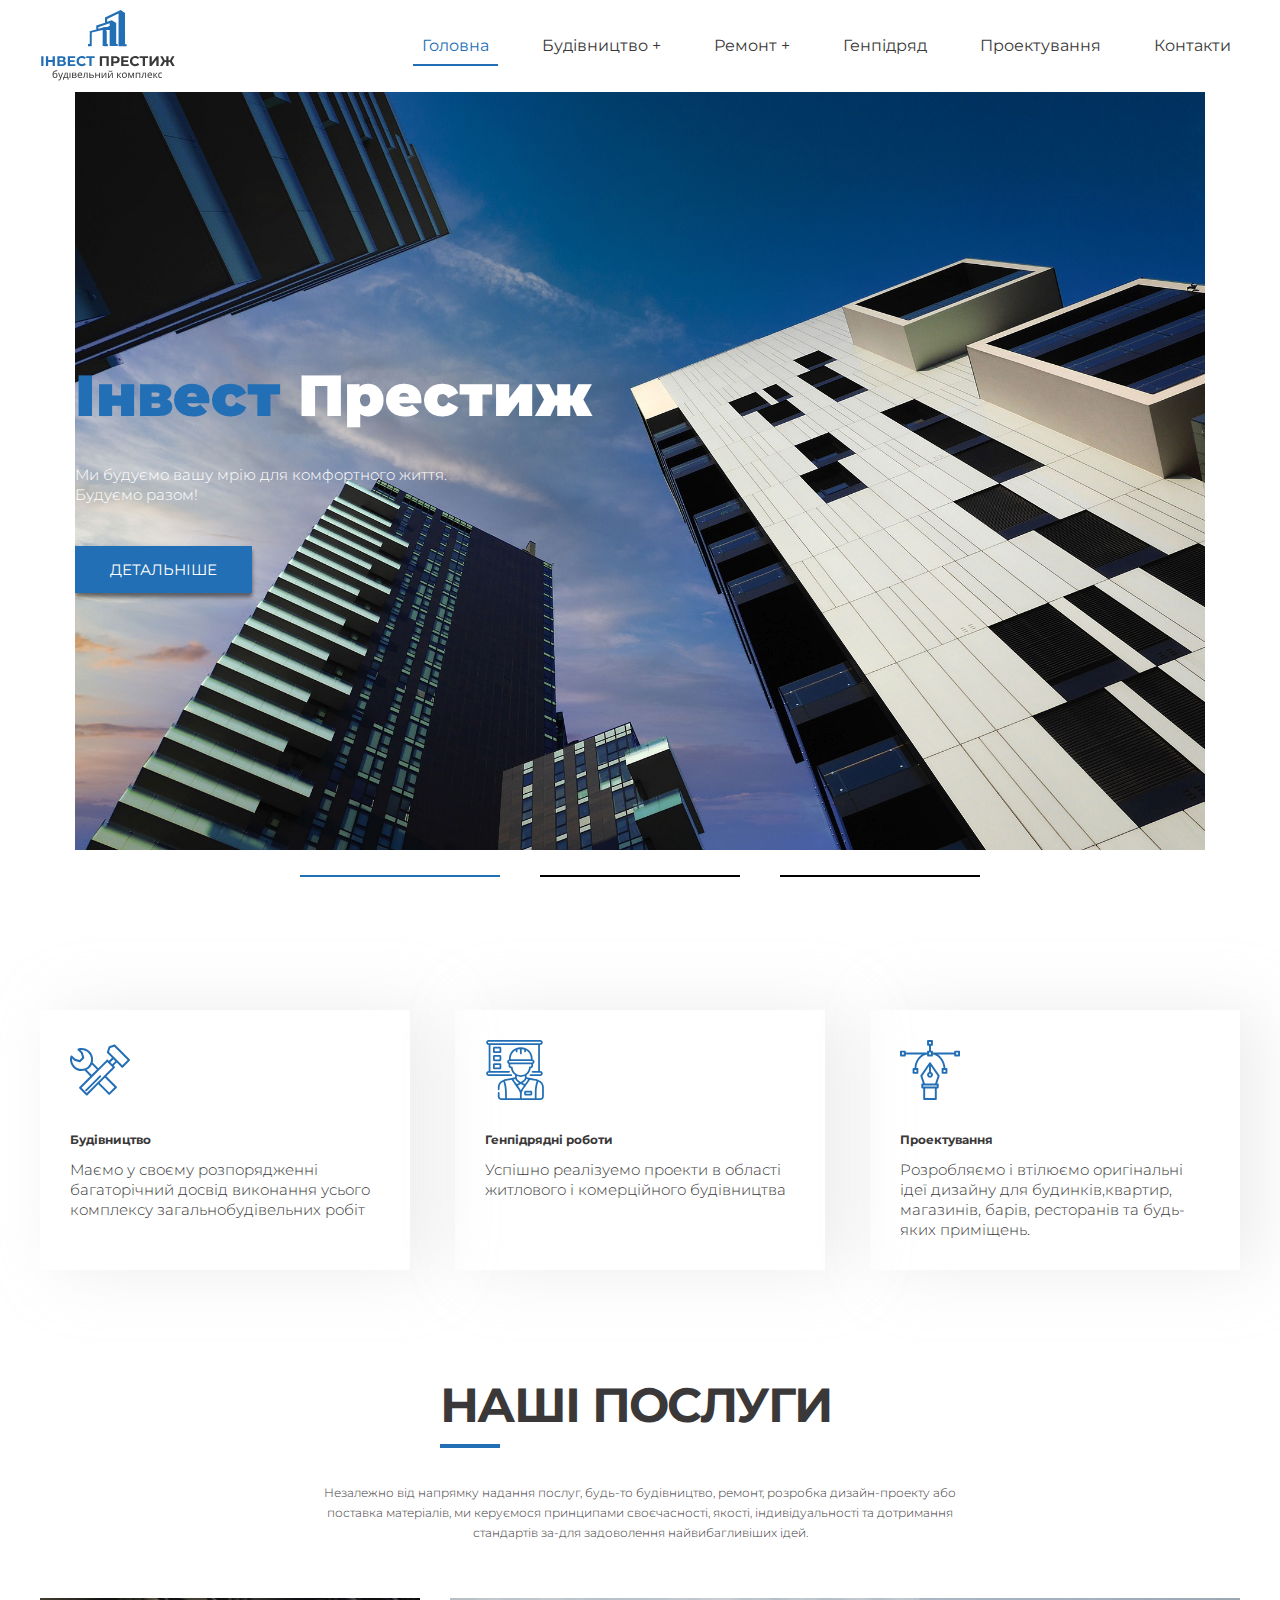
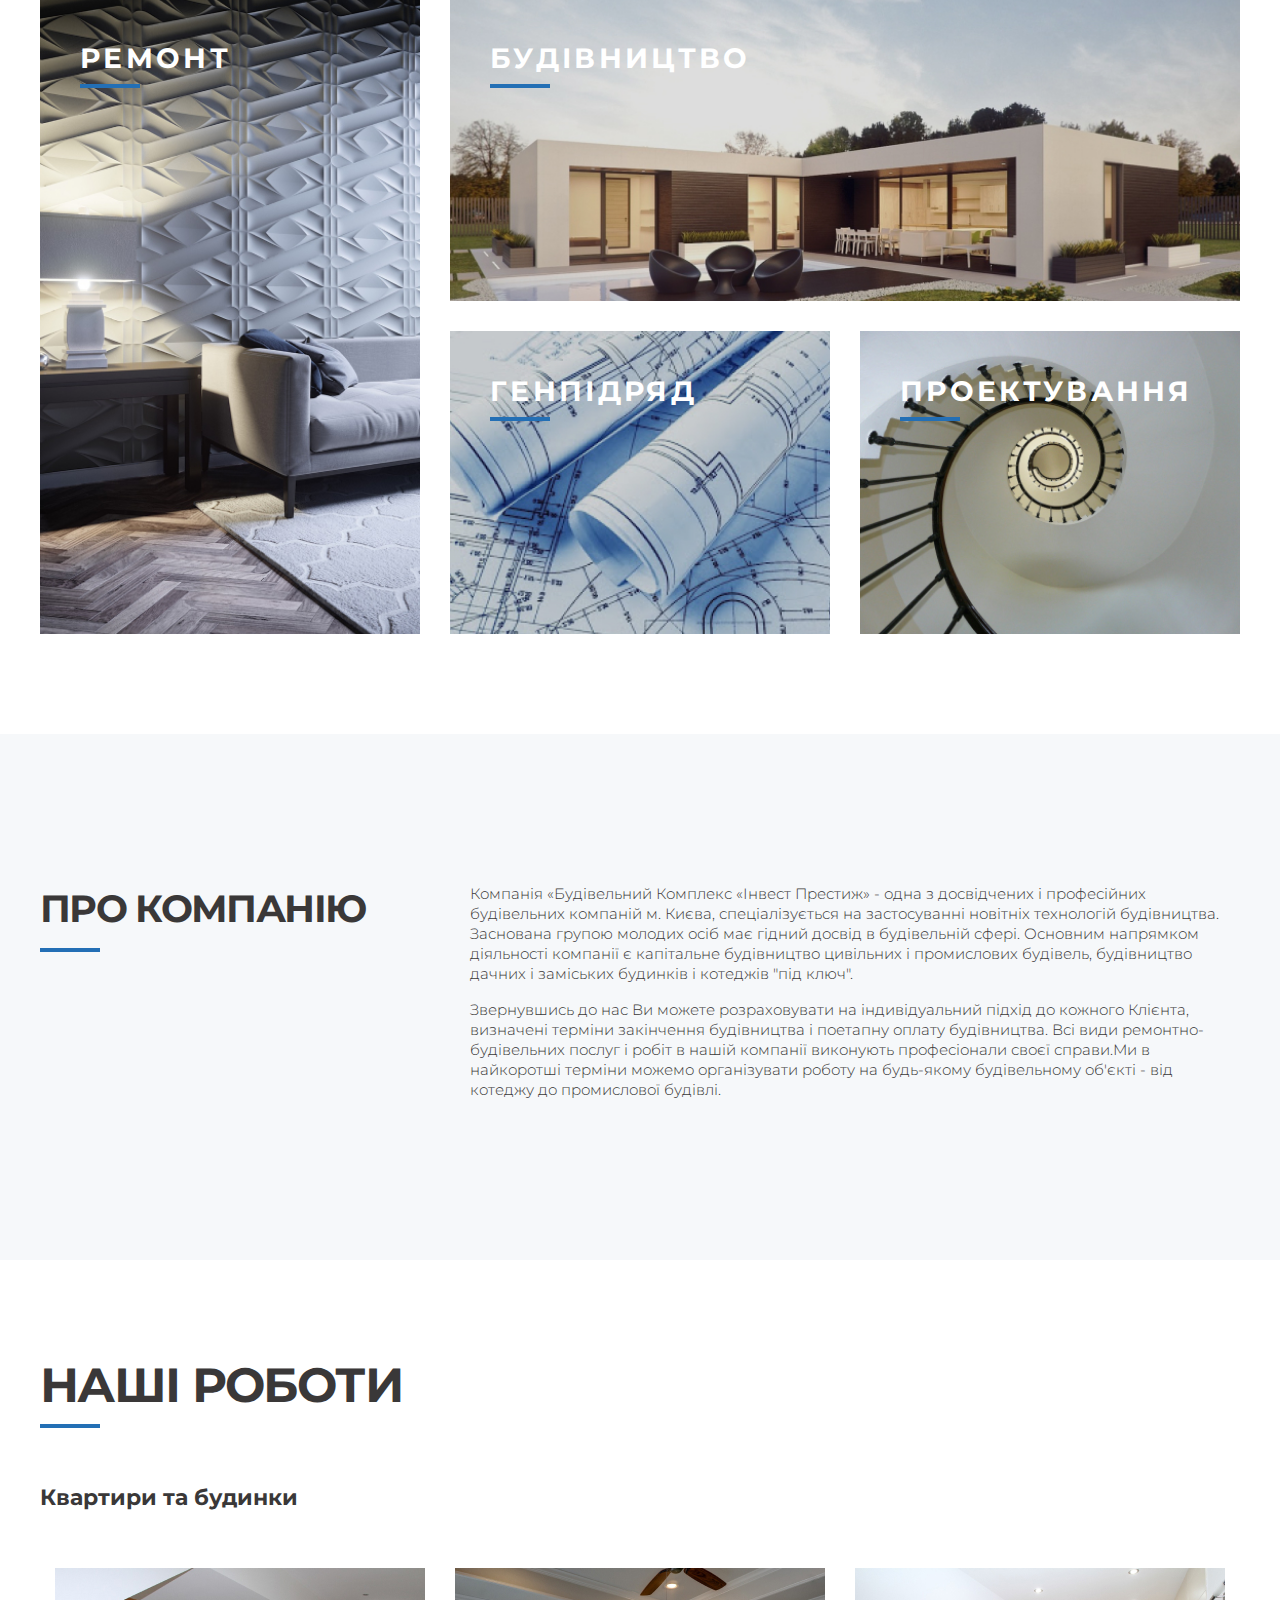
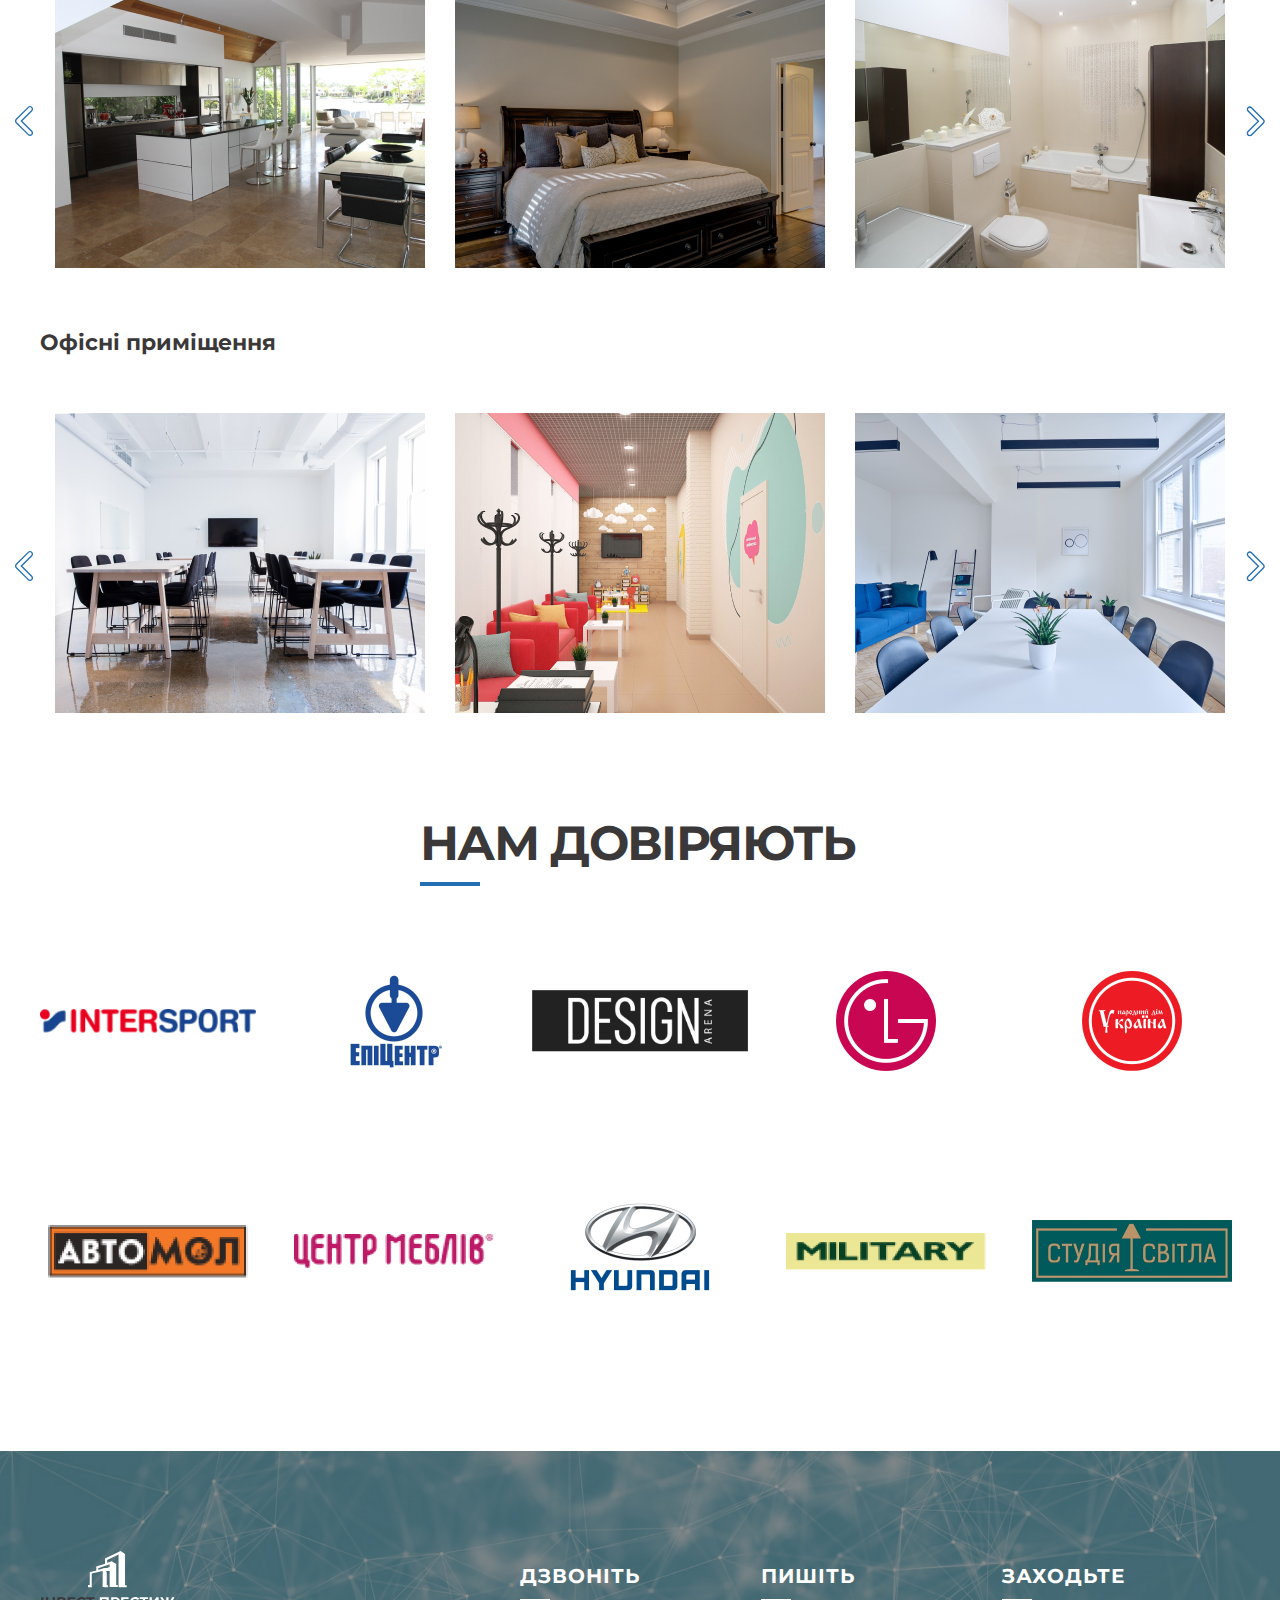
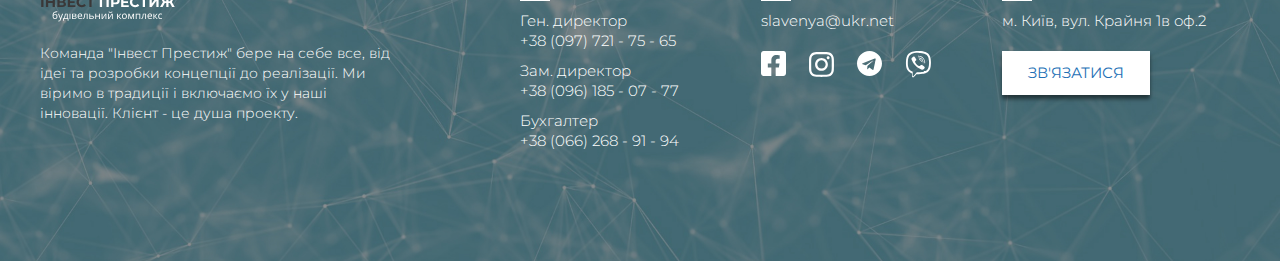
<file: index.html>
<!DOCTYPE html>
<html lang="ua">

<head>
  <meta charset="UTF-8">
  <meta http-equiv="X-UA-Compatible" content="IE=edge">
  <meta name="viewport" content="width=device-width, initial-scale=1.0">
  <title>Інвест Престиж</title>
  <link rel="preconnect" href="https://fonts.gstatic.com">
  <link href="https://fonts.googleapis.com/css2?family=Montserrat:wght@300;400;700;900&display=swap" rel="stylesheet">
  <link rel="stylesheet" href="css/style.min.css">
</head>

<body>
  <header class="header">
    <div class="container">
      <div class="header__wrapper">
        <a class="logo" href="index.html">
          <img class="logo__img" src="images/icon/logo.svg" alt="логотип">
        </a>
        <nav class="menu">
          <ul class="menu__list">
            <li class="menu__list-item ">
              <a class="menu__list-link menu__list-link--active" href="index.html">Головна</a>
            </li>
            <li class="menu__list-item">
              <a class="menu__list-link " href="bilding.html">Будівництво +</a>
              <ul class="menu__sublist">
                <li class="menu__sublist-item">
                  <a href="bilding-houses.html" class="menu__sublist-link">Будівництво будинків</a>
                </li>
                <li class="menu__sublist-item">
                  <a href="bilding-cottages.html" class="menu__sublist-link">Будівництво котеджів</a>
                </li>
              </ul>
            </li>
            <li class="menu__list-item">
              <a class="menu__list-link" href="repairs.html">Ремонт +</a>
              <ul class="menu__sublist">
                <li class="menu__sublist-item">
                  <a href="repairs-office.html" class="menu__sublist-link">Ремонт офісів</a>
                </li>
                <li class="menu__sublist-item">
                  <a href="repairs-cottages.html" class="menu__sublist-link">Ремонт котеджів</a>
                </li>
                <li class="menu__sublist-item">
                  <a href="repairs-apartments.html" class="menu__sublist-link">Ремонт квартир</a>
                </li>
                <li class="menu__sublist-item">
                  <a href="repairs-shops.html" class="menu__sublist-link">Ремонт магазинів</a>
                </li>
                <li class="menu__sublist-item">
                  <a href="repairs-houses.html" class="menu__sublist-link">Ремонт будинків</a>
                </li>
              </ul>
            </li>
            <li class="menu__list-item">
              <a class="menu__list-link" href="general-contract.html">Генпідряд</a>
            </li>
            <li class="menu__list-item">
              <a class="menu__list-link" href="designing.html">Проектування</a>
            </li>
            <li class="menu__list-item">
              <a class="menu__list-link" href="#footer">Контакти</a>
            </li>
          </ul>
        </nav>
      </div>
    </div>
  </header>
  <main class="main">
    <section class="top-slider">
      <div class="top-slider__wrapper">
        <div class="top-slider__item top-slider__bg-bilding">
          <div class="top-slider__content">
            <h1 class="top-slider__title">
              <span class="top-slider__span">Інвест</span> Престиж
            </h1>
            <p class="top-slider__text">
              Ми будуємо вашу мрію для комфортного життя.
              Будуємо разом!
            </p>
            <a href="#" class="top-slider__link">детальніше</a>
          </div>
        </div>
        <div class="top-slider__item top-slider__bg-repairs">
          <div class="top-slider__content">
            <h1 class="top-slider__title">
              <span class="top-slider__span">Інвест</span> Престиж
            </h1>
            <p class="top-slider__text">
              Ми будуємо вашу мрію для комфортного життя.
              Будуємо разом!
            </p>
            <a href="#" class="top-slider__link">детальніше</a>
          </div>
        </div>
        <div class="top-slider__item top-slider__bg-desing">
          <div class="top-slider__content">
            <h1 class="top-slider__title">
              <span class="top-slider__span">Інвест</span> Престиж
            </h1>
            <p class="top-slider__text">
              Ми будуємо вашу мрію для комфортного життя.
              Будуємо разом!
            </p>
            <a href="#" class="top-slider__link">детальніше</a>
          </div>
        </div>
      </div>
    </section>
    <section class="categories-info">
      <div class="container">
        <div class="info">
          <div class="info__item">
            <svg width="60" height="60" viewBox="0 0 60 60" fill="none">
              <g clip-path="url(#clip0)">
                <path
                  d="M11.5113 31.0075C12.5347 31.0075 13.547 30.8643 14.53 30.6002L20.1904 36.2606L9.41106 47.04C9.2215 47.2295 9.11563 47.4856 9.11563 47.7528C9.11563 48.02 9.2215 48.2781 9.41106 48.4657L16.0908 55.1444C16.2874 55.341 16.5456 55.4398 16.8037 55.4398C17.0618 55.4398 17.3199 55.341 17.5165 55.1444L28.2949 44.364L38.5318 54.5989C38.7214 54.7885 38.9765 54.8944 39.2447 54.8944C39.5119 54.8944 39.769 54.7895 39.9575 54.5989L46.6363 47.9192C47.0305 47.5249 47.0305 46.8887 46.6363 46.4935L36.4014 36.2606L44.6561 28.0059C45.0513 27.6116 45.0513 26.9744 44.6561 26.5802L43.6932 25.6173L46.7512 22.5602L51.6 27.407C51.7956 27.6036 52.0537 27.7024 52.3128 27.7024C52.571 27.7024 52.8291 27.6036 53.0257 27.407L59.7055 20.7282C59.895 20.5387 60.0009 20.2826 60.0009 20.0154C60.0009 19.7482 59.895 19.4911 59.7055 19.3025L45.256 4.85505C44.9868 4.58685 44.5895 4.49308 44.2276 4.61004L39.2013 6.26158C38.8958 6.3614 38.6579 6.60036 38.5571 6.90486L36.9055 11.9321C36.7865 12.293 36.8823 12.6903 37.1505 12.9595L41.9983 17.8073L38.9412 20.8643L37.9783 19.9014C37.6002 19.5233 36.9317 19.5233 36.5536 19.9014L28.2979 28.1561L22.6224 22.4806C23.6982 18.4939 22.6163 14.2783 19.6782 11.3402C17.5024 9.16438 14.6087 7.96555 11.5304 7.96555C10.4012 7.96555 9.282 8.1299 8.20315 8.45355C7.86337 8.55539 7.60222 8.82863 7.51551 9.17245C7.4288 9.51627 7.52963 9.88126 7.78069 10.1313L10.8499 13.2015L12.1455 17.4453L9.48466 20.1061L5.23784 18.8115L2.16766 15.7423C1.9166 15.4913 1.55161 15.3914 1.2088 15.4771C0.864979 15.5639 0.591739 15.825 0.489904 16.1648C-0.734133 20.2392 0.371936 24.6363 3.37557 27.6399C5.54637 29.8117 8.43606 31.0075 11.5113 31.0075ZM40.3124 8.01798L44.2659 6.71833L57.5639 20.0144L52.3108 25.2674L39.0128 11.9714L40.3124 8.01798ZM34.9747 37.6853L44.4968 47.2073L39.2437 52.4604L29.7206 42.9393L32.1435 40.5175L34.9747 37.6853ZM43.4219 19.2319L45.3235 21.1335L42.2665 24.1906L40.3639 22.289L43.4219 19.2319ZM37.2624 22.04L38.2253 23.0029L41.5536 26.3301L42.5155 27.293L30.6613 39.1472L27.5821 42.2275C27.5821 42.2275 27.5821 42.2275 27.5821 42.2285L16.8037 53.0059L11.5506 47.7528L22.33 36.9744L29.0098 30.2957C29.0098 30.2957 29.0098 30.2947 29.0108 30.2947L37.2624 22.04ZM21.6161 34.8349L16.6111 29.8278C16.9247 29.6766 17.2271 29.5072 17.5226 29.3277C17.5901 29.2864 17.6547 29.24 17.7222 29.1977C17.9965 29.0232 18.2626 28.8367 18.5208 28.6391C18.6075 28.5725 18.6942 28.507 18.7789 28.4374C19.0874 28.1864 19.3889 27.9252 19.6742 27.6399C19.9585 27.3556 20.2207 27.0541 20.4718 26.7445C20.5403 26.6598 20.6069 26.5721 20.6734 26.4854C20.871 26.2273 21.0565 25.9611 21.231 25.6869C21.2733 25.6193 21.3207 25.5548 21.3621 25.4862C21.5415 25.1908 21.7109 24.8873 21.8632 24.5747L26.8692 29.5808L21.6161 34.8349ZM2.06784 18.4949L3.9896 20.4156C4.10656 20.5326 4.24973 20.6193 4.40803 20.6677L9.47155 22.2134C9.82848 22.3213 10.2157 22.2255 10.4788 21.9613L13.9967 18.4435C14.2598 18.1803 14.3566 17.7921 14.2487 17.4362L12.7031 12.3737C12.6547 12.2154 12.5679 12.0722 12.451 11.9553L10.5312 10.0345C13.3746 9.73809 16.2189 10.7353 18.2495 12.7659C20.7994 15.3158 21.6787 19.0353 20.5454 22.4735C20.0735 23.9032 19.3012 25.1626 18.2495 26.2142C17.9864 26.4773 17.7111 26.7224 17.4228 26.9502C16.5587 27.6328 15.5817 28.1561 14.5089 28.51C13.5409 28.8286 12.5337 28.99 11.5123 28.99C8.97549 28.99 6.59295 28.0029 4.80126 26.2132C2.74842 24.1614 1.7704 21.3201 2.06784 18.4949Z"
                  fill="#236FB5" />
                <path
                  d="M15.4224 49.6344C15.0282 50.0286 15.0282 50.6648 15.4224 51.06C15.619 51.2557 15.8771 51.3555 16.1352 51.3555C16.3933 51.3555 16.6515 51.2557 16.8481 51.06L30.8398 37.0683C31.234 36.6731 31.234 36.0369 30.8398 35.6426C30.4456 35.2474 29.8084 35.2474 29.4141 35.6426L15.4224 49.6344Z"
                  fill="#236FB5" />
              </g>
              <defs>
                <clipPath id="clip0">
                  <rect width="60" height="60" fill="white" />
                </clipPath>
              </defs>
            </svg>
            <h5 class="info__item-title">Будівництво</h5>
            <p class="info__item-text">
              Маємо у своєму розпорядженні багаторічний досвід виконання усього комплексу загальнобудівельних робіт
            </p>
          </div>
          <div class="info__item">
            <svg width="60" height="60" viewBox="0 0 60 60" fill="none">
              <path
                d="M26.3274 34.3025H3.71158C2.67749 34.3025 2.67749 32.7393 3.71158 32.7393H24.1361C25.2983 32.7393 25.2997 30.9819 24.1361 30.9819H5.44421V5.07843H53.161V30.9819H47.5045C46.3427 30.9819 46.3404 32.7393 47.5045 32.7393H55.2118C56.2455 32.7393 56.2455 34.3025 55.2118 34.3025H45.4702C44.3083 34.3025 44.3065 36.0603 45.4702 36.0603H55.2118C56.6117 36.0603 57.7506 34.921 57.7506 33.5211C57.7506 32.1208 56.6117 30.9819 55.2118 30.9819H54.9189V5.07843H55.2118C56.6117 5.07843 57.7506 3.93906 57.7506 2.53922C57.7506 1.13892 56.6117 0 55.2118 0H3.71158C2.31128 0 1.17236 1.13892 1.17236 2.53922C1.17236 3.93082 2.298 5.0647 3.6864 5.07843V30.9819C2.298 30.9956 1.17236 32.1291 1.17236 33.5211C1.17236 34.921 2.31128 36.0603 3.71158 36.0603H26.3274C27.4892 36.0603 27.491 34.3025 26.3274 34.3025V34.3025ZM3.71158 1.75781H55.2118C56.2455 1.75781 56.2455 3.32062 55.2118 3.32062H3.71158C2.67703 3.32062 2.67841 1.75781 3.71158 1.75781V1.75781Z"
                fill="#236FB5" />
              <path
                d="M16.2986 8.25729C16.2986 7.4855 15.6705 6.85791 14.8987 6.85791H9.38132C8.60953 6.85791 7.98193 7.4855 7.98193 8.25729V11.6658C7.98193 12.4376 8.60953 13.0652 9.38132 13.0652H14.8987C15.6705 13.0652 16.2986 12.4376 16.2986 11.6658V8.25729ZM14.5408 11.3074H9.73929V8.61526H14.5408V11.3074Z"
                fill="#236FB5" />
              <path
                d="M16.2986 16.4023C16.2986 15.6305 15.6705 15.0029 14.8987 15.0029H9.38132C8.60953 15.0029 7.98193 15.6305 7.98193 16.4023V19.8108C7.98193 20.5826 8.60953 21.2102 9.38132 21.2102H14.8987C15.6705 21.2102 16.2986 20.5826 16.2986 19.8108V16.4023ZM14.5408 19.4524H9.73929V16.7603H14.5408V19.4524Z"
                fill="#236FB5" />
              <path
                d="M14.8987 23.1484H9.38132C8.60953 23.1484 7.98193 23.776 7.98193 24.5478V27.9563C7.98193 28.7281 8.60953 29.3557 9.38132 29.3557H14.8987C15.6705 29.3557 16.2986 28.7281 16.2986 27.9563V24.5478C16.2986 23.776 15.6705 23.1484 14.8987 23.1484ZM14.5408 27.5984H9.73929V24.9058H14.5408V27.5984Z"
                fill="#236FB5" />
              <path
                d="M53.4788 39.9352C52.5216 39.5237 51.5177 39.2298 50.4951 39.0307L41.5902 37.2994V35.0989C44.091 33.3933 45.4446 30.9772 45.7394 28.2641C47.0371 28.1611 48.0621 27.0721 48.0621 25.7482V23.9419C50.1783 23.0218 49.8922 19.9337 47.6533 19.4128V18.7151C47.6533 12.4479 42.5726 7.3667 36.3049 7.3667H35.3536C29.0859 7.3667 24.0052 12.4479 24.0052 18.7151V19.4123C21.7672 19.9332 21.4802 23.0218 23.5969 23.9419V25.7477C23.5969 27.0721 24.6214 28.1611 25.9196 28.2636C26.213 30.9644 27.5501 33.381 30.0688 35.0989V37.299L21.1639 39.0307C20.1412 39.2298 19.1374 39.5232 18.1802 39.9352C14.567 41.4902 12.8042 43.9727 12.8042 47.4792V49.2846C12.8042 50.4464 14.5616 50.4482 14.5616 49.2846V47.4796C14.5616 44.8461 15.7581 43.0251 18.383 41.7672C18.4887 42.235 20.0991 46.6062 20.0991 52.7137V58.2426H16.3853C15.3782 58.2426 14.5616 57.4259 14.5616 56.4188V52.7814C14.5616 51.6196 12.8042 51.6178 12.8042 52.7814V56.4188C12.8042 58.3968 14.4073 59.9999 16.3853 59.9999H55.2737C57.2517 59.9999 58.8548 58.3968 58.8548 56.4188V47.4796C58.8548 43.9727 57.0915 41.4902 53.4788 39.9352V39.9352ZM51.6372 41.114C51.515 41.6505 49.802 46.262 49.802 52.7137V58.2426H36.7082V53.8146C36.7082 52.4981 37.1087 51.2328 37.8663 50.1562C39.0011 48.5425 43.6753 41.7983 45.0614 39.7649C51.3703 41.0352 50.6095 40.772 51.6372 41.114V41.114ZM35.23 49.1445C34.5558 48.1859 33.6801 46.928 32.7659 45.6096C33.0374 45.5497 33.3024 45.4453 33.551 45.2965L35.8293 43.9301L38.1075 45.2965C38.3561 45.4453 38.6212 45.5497 38.8926 45.6096C37.9794 46.9276 37.1037 48.185 36.4289 49.1445C36.2042 49.464 36.0041 49.7964 35.8293 50.1392C35.6548 49.7964 35.4548 49.464 35.23 49.1445ZM34.0353 42.9565C32.6437 43.7017 32.7426 43.9246 32.1104 43.8495C31.7172 43.8029 31.3642 43.584 31.139 43.2581C30.0884 41.7365 29.1157 40.3248 28.4789 39.3987L30.239 39.0568C30.8076 40.7834 32.6812 42.1567 34.0353 42.9565V42.9565ZM43.18 39.3992C42.5414 40.3271 41.5664 41.7429 40.5131 43.2682C40.0833 43.8898 39.3128 43.9695 39.0116 43.7887L37.6232 42.9565C38.9778 42.1567 40.8509 40.7834 41.4195 39.0568L43.18 39.3992ZM30.7105 10.3252V11.4275C30.7105 12.5893 32.4679 12.5912 32.4679 11.4275V9.56808C33.2566 9.3186 34.0893 9.16891 34.9508 9.13321V13.4788C34.9508 14.6406 36.7082 14.6424 36.7082 13.4788V9.13321C37.5697 9.16891 38.4023 9.31906 39.1906 9.56808V11.4275C39.1906 12.5893 40.9484 12.5912 40.9484 11.4275V10.3257C46.4425 13.3781 45.8584 19.2118 45.8959 19.351H25.763C25.7932 19.2379 25.2448 13.3625 30.7105 10.3252V10.3252ZM24.5481 21.1083H47.1108C47.9536 21.1083 47.9522 22.3813 47.1108 22.3813H24.5481C23.7054 22.3813 23.7068 21.1083 24.5481 21.1083V21.1083ZM27.6216 27.3742C27.611 26.8963 27.221 26.5145 26.7426 26.5145C26.5962 26.4779 25.3547 26.7425 25.3547 25.7482V24.1392H46.3047V25.7482C46.3047 26.7411 45.0294 26.4861 44.9163 26.5145C44.438 26.5145 44.0475 26.8963 44.0374 27.3742C43.9903 29.5714 43.0569 31.6122 41.4758 32.9731C38.1194 35.8629 33.54 35.8634 30.1832 32.9731C28.6021 31.6122 27.6682 29.571 27.6216 27.3742V27.3742ZM39.8324 36.0694V38.0236C39.8324 39.5951 37.1655 41.2591 35.8293 41.9315C34.4944 41.2595 31.8334 39.5997 31.8261 38.03C31.8261 38.0282 31.8261 38.0259 31.8261 38.0236V36.0694C34.3841 37.1726 37.2717 37.174 39.8324 36.0694V36.0694ZM20.0218 41.114C21.0481 40.7729 20.2854 41.0357 26.5971 39.7649L27.0992 40.4946C27.6115 41.2394 28.3206 42.2689 29.1065 43.4078C30.5403 45.4861 32.5178 48.3439 33.7927 50.1557C34.5503 51.2328 34.9508 52.4976 34.9508 53.8146V58.2421H21.8569V52.7132C21.8569 46.0958 20.1856 41.8354 20.0218 41.114V41.114ZM57.097 56.4188C57.097 57.4241 56.2794 58.2421 55.2737 58.2421H51.5598V52.7137C51.5598 46.7737 53.211 42.0547 53.2765 41.7672C55.9008 43.0251 57.0974 44.8461 57.0974 47.4796V56.4188H57.097Z"
                fill="#236FB5" />
              <path
                d="M40.62 50.834C39.7915 50.834 39.1172 51.5083 39.1172 52.3368V54.0978C39.1172 54.9268 39.7915 55.6007 40.62 55.6007H45.7886C46.6172 55.6007 47.2915 54.9268 47.2915 54.0978V52.3368C47.2915 51.5083 46.6172 50.834 45.7886 50.834H40.62ZM45.5337 53.8429H40.875V52.5918H45.5337V53.8429Z"
                fill="#236FB5" />
            </svg>
            <h5 class="info__item-title">Генпідрядні роботи</h5>
            <p class="info__item-text">
              Успішно реалізуемо проекти в області житлового і комерційного будівництва
            </p>
          </div>
          <div class="info__item">
            <svg width="60" height="60" viewBox="0 0 60 60" fill="none">
              <path
                d="M39.5055 35.2563L30.7958 22.6756C30.7068 22.5469 30.5879 22.4416 30.4492 22.369C30.3106 22.2963 30.1564 22.2583 29.9999 22.2583C29.8433 22.2583 29.6891 22.2963 29.5505 22.369C29.4119 22.4416 29.2929 22.5469 29.2039 22.6756L20.4942 35.2563C20.4087 35.3797 20.3532 35.5214 20.332 35.6701C20.3107 35.8187 20.3245 35.9703 20.372 36.1127L22.8507 43.5486H22.2579C22.0013 43.5486 21.7551 43.6506 21.5736 43.8321C21.3921 44.0135 21.2902 44.2597 21.2902 44.5163V47.4196C21.2902 47.6762 21.3921 47.9224 21.5736 48.1039C21.7551 48.2854 22.0013 48.3873 22.2579 48.3873H23.2257V59.0325C23.2257 59.2891 23.3276 59.5353 23.5091 59.7168C23.6906 59.8983 23.9367 60.0002 24.1934 60.0002H35.8063C36.063 60.0002 36.3091 59.8983 36.4906 59.7168C36.6721 59.5353 36.7741 59.2891 36.7741 59.0325V48.3873H37.7418C37.9985 48.3873 38.2446 48.2854 38.4261 48.1039C38.6076 47.9224 38.7095 47.6762 38.7095 47.4196V44.5163C38.7095 44.2597 38.6076 44.0135 38.4261 43.8321C38.2446 43.6506 37.9985 43.5486 37.7418 43.5486H37.1491L39.6277 36.1127C39.6752 35.9703 39.689 35.8187 39.6678 35.6701C39.6466 35.5214 39.591 35.3797 39.5055 35.2563V35.2563ZM29.9999 33.8712C30.1913 33.8712 30.3784 33.9279 30.5375 34.0343C30.6967 34.1406 30.8207 34.2918 30.8939 34.4686C30.9672 34.6454 30.9863 34.84 30.949 35.0277C30.9117 35.2155 30.8195 35.3879 30.6842 35.5232C30.5488 35.6586 30.3764 35.7507 30.1887 35.7881C30.0009 35.8254 29.8064 35.8063 29.6295 35.733C29.4527 35.6598 29.3015 35.5357 29.1952 35.3766C29.0889 35.2174 29.0321 35.0303 29.0321 34.8389C29.0325 34.5824 29.1345 34.3364 29.316 34.155C29.4974 33.9736 29.7433 33.8715 29.9999 33.8712V33.8712ZM34.8386 58.0647H25.1611V48.3873H34.8386V58.0647ZM36.7741 46.4518H23.2257V45.4841H36.7741V46.4518ZM35.1083 43.5486H24.8914L22.3607 35.9603L29.0321 26.324V31.9357C29.0326 31.99 29.0375 32.0442 29.0466 32.0978C28.3985 32.3231 27.8511 32.7707 27.5016 33.3612C27.152 33.9516 27.0229 34.6468 27.1372 35.3234C27.2514 36 27.6016 36.6143 28.1256 37.0573C28.6497 37.5003 29.3137 37.7433 29.9999 37.7433C30.686 37.7433 31.35 37.5003 31.8741 37.0573C32.3981 36.6143 32.7483 36 32.8626 35.3234C32.9768 34.6468 32.8477 33.9516 32.4982 33.3612C32.1486 32.7707 31.6012 32.3231 30.9531 32.0978C30.9622 32.0442 30.9671 31.99 30.9676 31.9357V26.324L37.639 35.9603L35.1083 43.5486Z"
                fill="#236FB5" />
              <path
                d="M59.0323 10.6452H55.1613C54.9046 10.6452 54.6585 10.7471 54.477 10.9286C54.2955 11.1101 54.1935 11.3562 54.1935 11.6129V12.5891C54.1534 12.5838 54.113 12.581 54.0726 12.5806H32.9032V11.6129C32.9032 11.3562 32.8013 11.1101 32.6198 10.9286C32.4383 10.7471 32.1921 10.6452 31.9355 10.6452H30.9677V5.80645H31.9355C32.1921 5.80645 32.4383 5.70449 32.6198 5.52301C32.8013 5.34152 32.9032 5.09537 32.9032 4.83871V0.967742C32.9032 0.711081 32.8013 0.464932 32.6198 0.283445C32.4383 0.101958 32.1921 0 31.9355 0H28.0645C27.8079 0 27.5617 0.101958 27.3802 0.283445C27.1987 0.464932 27.0968 0.711081 27.0968 0.967742V4.83871C27.0968 5.09537 27.1987 5.34152 27.3802 5.52301C27.5617 5.70449 27.8079 5.80645 28.0645 5.80645H29.0323V10.6452H28.0645C27.8079 10.6452 27.5617 10.7471 27.3802 10.9286C27.1987 11.1101 27.0968 11.3562 27.0968 11.6129V12.5806H5.80645V11.6129C5.80645 11.3562 5.70449 11.1101 5.52301 10.9286C5.34152 10.7471 5.09537 10.6452 4.83871 10.6452H0.967742C0.711081 10.6452 0.464932 10.7471 0.283445 10.9286C0.101958 11.1101 0 11.3562 0 11.6129V15.4839C0 15.7405 0.101958 15.9867 0.283445 16.1682C0.464932 16.3497 0.711081 16.4516 0.967742 16.4516H4.83871C5.09537 16.4516 5.34152 16.3497 5.52301 16.1682C5.70449 15.9867 5.80645 15.7405 5.80645 15.4839V14.5161H21.8056C20.5284 15.3611 19.3868 16.3951 18.4198 17.5827C15.9387 20.5911 14.5161 24.4113 14.5161 28.0645H13.5484C13.2917 28.0645 13.0456 28.1665 12.8641 28.348C12.6826 28.5294 12.5806 28.7756 12.5806 29.0323V32.9032C12.5806 33.1599 12.6826 33.406 12.8641 33.5875C13.0456 33.769 13.2917 33.871 13.5484 33.871H17.4194C17.676 33.871 17.9222 33.769 18.1037 33.5875C18.2851 33.406 18.3871 33.1599 18.3871 32.9032V29.0323C18.3871 28.7756 18.2851 28.5294 18.1037 28.348C17.9222 28.1665 17.676 28.0645 17.4194 28.0645H16.4516C16.4516 20.8887 21.9726 15.2286 27.0968 14.579V15.4839C27.0968 15.7405 27.1987 15.9867 27.3802 16.1682C27.5617 16.3497 27.8079 16.4516 28.0645 16.4516H31.9355C32.1921 16.4516 32.4383 16.3497 32.6198 16.1682C32.8013 15.9867 32.9032 15.7405 32.9032 15.4839V14.5754C35.5234 14.8863 38.0383 16.4565 40.0681 19.0754C42.0435 21.6218 43.298 24.9194 43.5145 28.0645H42.5806C42.324 28.0645 42.0778 28.1665 41.8963 28.348C41.7149 28.5294 41.6129 28.7756 41.6129 29.0323V32.9032C41.6129 33.1599 41.7149 33.406 41.8963 33.5875C42.0778 33.769 42.324 33.871 42.5806 33.871H46.4516C46.7083 33.871 46.9544 33.769 47.1359 33.5875C47.3174 33.406 47.4194 33.1599 47.4194 32.9032V29.0323C47.4194 28.7756 47.3174 28.5294 47.1359 28.348C46.9544 28.1665 46.7083 28.0645 46.4516 28.0645H45.4536C45.2419 24.4706 43.8641 20.8101 41.5984 17.8887C40.602 16.5806 39.4011 15.4418 38.0419 14.5161H54.0726C54.113 14.5158 54.1534 14.5129 54.1935 14.5077V15.4839C54.1935 15.7405 54.2955 15.9867 54.477 16.1682C54.6585 16.3497 54.9046 16.4516 55.1613 16.4516H59.0323C59.2889 16.4516 59.5351 16.3497 59.7166 16.1682C59.898 15.9867 60 15.7405 60 15.4839V11.6129C60 11.3562 59.898 11.1101 59.7166 10.9286C59.5351 10.7471 59.2889 10.6452 59.0323 10.6452ZM3.87097 14.5161H1.93548V12.5806H3.87097V14.5161ZM16.4516 31.9355H14.5161V30H16.4516V31.9355ZM29.0323 1.93548H30.9677V3.87097H29.0323V1.93548ZM30.9677 14.5161H29.0323V12.5806H30.9677V14.5161ZM43.5484 30H45.4839V31.9355H43.5484V30ZM58.0645 14.5161H56.129V12.5806H58.0645V14.5161Z"
                fill="#236FB5" />
            </svg>
            <h5 class="info__item-title">Проектування</h5>
            <p class="info__item-text">
              Розробляємо і втілюємо оригінальні ідеї дизайну для будинків,квартир, магазинів, барів, ресторанів та
              будь-яких
              приміщень.
            </p>
          </div>
        </div>

        <div class="categories">
          <h2 class="categories__title title title-center">Наші послуги</h2>
          <p class="categories__subtitle text">
            Незалежно від напрямку надання послуг, будь-то будівництво, ремонт, розробка дизайн-проекту або поставка
            матеріалів, ми
            керуємося принципами своєчасності, якості, індивідуальності та дотримання стандартів за-для задоволення
            найвибагливіших
            ідей.
          </p>
          <div class="categories__items">
            <div class="categories__item"
              style="background-image: url('images/content/categories/categories-repairs.jpg');">
              <h4 class="categories__item-title title">Ремонт</h4>
              <div class="categories__item-inner">
                <ul class="categories__item-list">
                  <li>- Ремонт Офісів</li>
                  <li>- Ремонт Котеджів</li>
                  <li>- Ремонт Квартир</li>
                  <li>- Ремонт Магазинів</li>
                  <li>- Ремонт Будинків</li>
                  <a class="categories__item-link" href="repairs.html">Докладніше</a>
                </ul>
              </div>

            </div>
            <div class="categories__item"
              style="background-image: url('images/content/categories/categories-bilding.jpg');">
              <h4 class="categories__item-title title">Будівництво</h4>
              <div class="categories__item-inner">
                <ul class="categories__item-list">
                  <li>- Будівництво Будинків</li>
                  <li>- Будівництво Котеджів</li>
                  <a class="categories__item-link" href="bilding.html">Докладніше</a>
                </ul>
              </div>
            </div>
            <div class="categories__item"
              style="background-image: url('images/content/categories/categories-gen.jpg');">
              <h4 class="categories__item-title title">Генпідряд</h4>
              <div class="categories__item-inner">
                <a class="categories__item-link" href="general-contract.html">Докладніше</a>
              </div>
            </div>
            <div class="categories__item"
              style="background-image: url('images/content/categories/categories-desing.jpg');">
              <h4 class="categories__item-title title">Проектування</h4>
              <div class="categories__item-inner">
                <ul class="categories__item-list">
                  <li>- Проектування Офісів</li>
                  <li>- Проектування Котеджів</li>
                  <li>- Проектування Квартир</li>
                  <a class="categories__item-link" href="designing.html">Докладніше</a>
                </ul>
              </div>
            </div>
          </div>
        </div>
      </div>
    </section>
    <section class="about">
      <div class="container">
        <div class="about__inner">
          <h2 class="about__title title">
            Про компанію
          </h2>
          <div class="about__text">
            <p>
              Компанія «Будівельний Комплекс «Інвест Престиж» - одна з досвідчених і професійних будівельних компаній м.
              Києва, спеціалізується на застосуванні новітніх технологій будівництва. Заснована групою молодих осіб має
              гідний досвід в будівельній сфері. Основним напрямком діяльності компанії є капітальне будівництво цивільних
              і промислових будівель, будівництво дачних і заміських будинків і котеджів "під ключ".
            </p>
            <p>
              Звернувшись до нас Ви можете розраховувати на індивідуальний підхід до кожного
              Клієнта, визначені терміни закінчення будівництва і поетапну оплату будівництва. Всі види
              ремонтно-будівельних послуг і робіт в нашій компанії виконують професіонали своєї справи.Ми в найкоротші
              терміни можемо організувати роботу на будь-якому будівельному об'єкті - від котеджу до промислової будівлі.
            </p>
          </div>
        </div>
      </div>
    </section>
    <section class="portfolio">
       <div class="container">
          <h2 class="portfolio__title title ">Наші роботи</h2>
          <h3 class="portfolio__subtitle">Квартири та будинки</h3>
          <div class="portfolio__slider">
            <div class="portfolio__item">
              <img class="portfolio__img" src="images/slider/portfolio1.jpg" alt="будівництво будинку">
            </div>
            <div class="portfolio__item">
              <img class="portfolio__img" src="images/slider/portfolio2.jpg" alt="ремонт кімнати">
            </div>
            <div class="portfolio__item">
              <img class="portfolio__img" src="images/slider/portfolio3.jpg" alt="ремонт ванної кімнати">
            </div>
            <div class="portfolio__item">
              <img class="portfolio__img" src="images/slider/portfolio4.jpg" alt="ремонт будинку">
            </div>
            <div class="portfolio__item">
              <img class="portfolio__img" src="images/slider/portfolio5.jpg" alt="ремонт квартири">
            </div>
            <div class="portfolio__item">
              <img class="portfolio__img" src="images/slider/portfolio6.jpg" alt="ремонт спальної кімнати">
            </div>
          </div>
          <h3 class="portfolio__subtitle">Офісні приміщення</h3>
          <div class="portfolio__slider">
            <div class="portfolio__item">
              <img class="portfolio__img" src="images/slider/portfolio7.jpg" alt="ремонт офісу">
            </div>
            <div class="portfolio__item">
              <img class="portfolio__img" src="images/slider/portfolio8.jpg" alt="ремонт дитячої клініки">
            </div>
            <div class="portfolio__item">
              <img class="portfolio__img" src="images/slider/portfolio9.jpg" alt="ремонт офісу">
            </div>
            <div class="portfolio__item">
              <img class="portfolio__img" src="images/slider/portfolio10.jpg" alt="ремонт офісу">
            </div>
            <div class="portfolio__item">
              <img class="portfolio__img" src="images/slider/portfolio11.jpg" alt="ремонт офісу">
            </div>
            <div class="portfolio__item">
              <img class="portfolio__img" src="images/slider/portfolio12.jpg" alt="ремонт офісу">
            </div>
          </div>
          <div class="partners">
            <h2 class="partners__title title title-center">Нам довіряють</h2>
            <div class="partners__inner">
              <div class="partners__item">
                <img class="partners__img" src="images/content/partners/partners1.png" alt="">
              </div>
              <div class="partners__item">
                <img class="partners__img" src="images/content/partners/partners2.png" alt="">
              </div>
              <div class="partners__item">
                <img class="partners__img" src="images/content/partners/partners3.png" alt="">
              </div>
              <div class="partners__item">
                <img class="partners__img" src="images/content/partners/partners4.png" alt="">
              </div>
              <div class="partners__item">
                <img class="partners__img" src="images/content/partners/partners5.png" alt="">
              </div>
              <div class="partners__item">
                <img class="partners__img" src="images/content/partners/partners6.png" alt="">
              </div>
              <div class="partners__item">
                <img class="partners__img" src="images/content/partners/partners7.png" alt="">
              </div>
              <div class="partners__item">
                <img class="partners__img" src="images/content/partners/partners8.png" alt="">
              </div>
              <div class="partners__item">
                <img class="partners__img" src="images/content/partners/partners9.png" alt="">
              </div>
              <div class="partners__item">
                <img class="partners__img" src="images/content/partners/partners10.png" alt="">
              </div>
              
              
              
            </div>
          </div>


       </div>
    </section>
  </main>



  <footer class="footer" id="footer" style="background-image: url('images/bg-footer1.jpg');">
    <div class="container">
      <div class="footer__wrapper">
        <div class="footer__inner">
          <img class="footer__logo-img" src="images/icon/logo-black.svg" alt="logo">
          <h6 class="footer__text">
            Команда "Інвест Престиж" бере на себе все, від ідеї та розробки концепції до реалізації. Ми віримо в
            традиції
            і
            включаємо їх у наші інновації. Клієнт - це душа проекту.
          </h6>
        </div>
        <div class="footer__inner-contact">
          <div class="footer__inner-item">
            <h4 class="footer__inner-title title">Дзвоніть</h4>
            <a class="footer__phone" href="tel:+380977217565"><span class="footer__inner-title__span">Ген.
                директор</span>
              +38 (097) 721 - 75 - 65</a>
            <a class="footer__phone" href="tel:+380961850777"><span class="footer__inner-title__span">Зам.
                директор</span>
              +38 (096) 185 - 07 - 77</a>
            <a class="footer__phone" href="tel:+380662689194"><span class="footer__inner-title__span">Бухгалтер</span>
              +38
              (066) 268 - 91 - 94</a>
          </div>
          <div class="footer__inner-item">
            <h4 class="footer__inner-title title">Пишіть</h4>
            <a class="footer__mail" href="mailto:slavenya@ukr.net">slavenya@ukr.net</a>
            <ul class="footer__inner__social-list">
              <li class="footer__inner__social-item">
                <a class="footer__inner__social-link" href="#">
                  <img class="footer__inner__social-img" src="images/icon/facebook.svg" alt="facebook">
                </a>
              </li>
              <li class="footer__inner__social-item">
                <a class="footer__inner__social-link" href="#">
                  <img class="footer__inner__social-img" src="images/icon/instagram.svg" alt="instagram">
                </a>
              </li>
              <li class="footer__inner__social-item">
                <a class="footer__inner__social-link" href="#">
                  <img class="footer__inner__social-img" src="images/icon/telegram.svg" alt="whatsapp">
                </a>
              </li>
              <li class="footer__inner__social-item">
                <a class="footer__inner__social-link" href="#">
                  <img class="footer__inner__social-img" src="images/icon/viber.svg" alt="">
                </a>
              </li>
            </ul>
          </div>
          <div class="footer__inner-item">
            <h4 class="footer__inner-title title">Заходьте</h4>
            <p class="footer__inner-item__text">
              м. Київ, вул. Крайня 1в оф.2
            </p>
            <button class="footer__inner-btn">зв'язатися</button>
          </div>
        </div>
      </div>
    </div>
  </footer>
  <script src="js/main.min.js"></script>
</body>

</html>
</file>
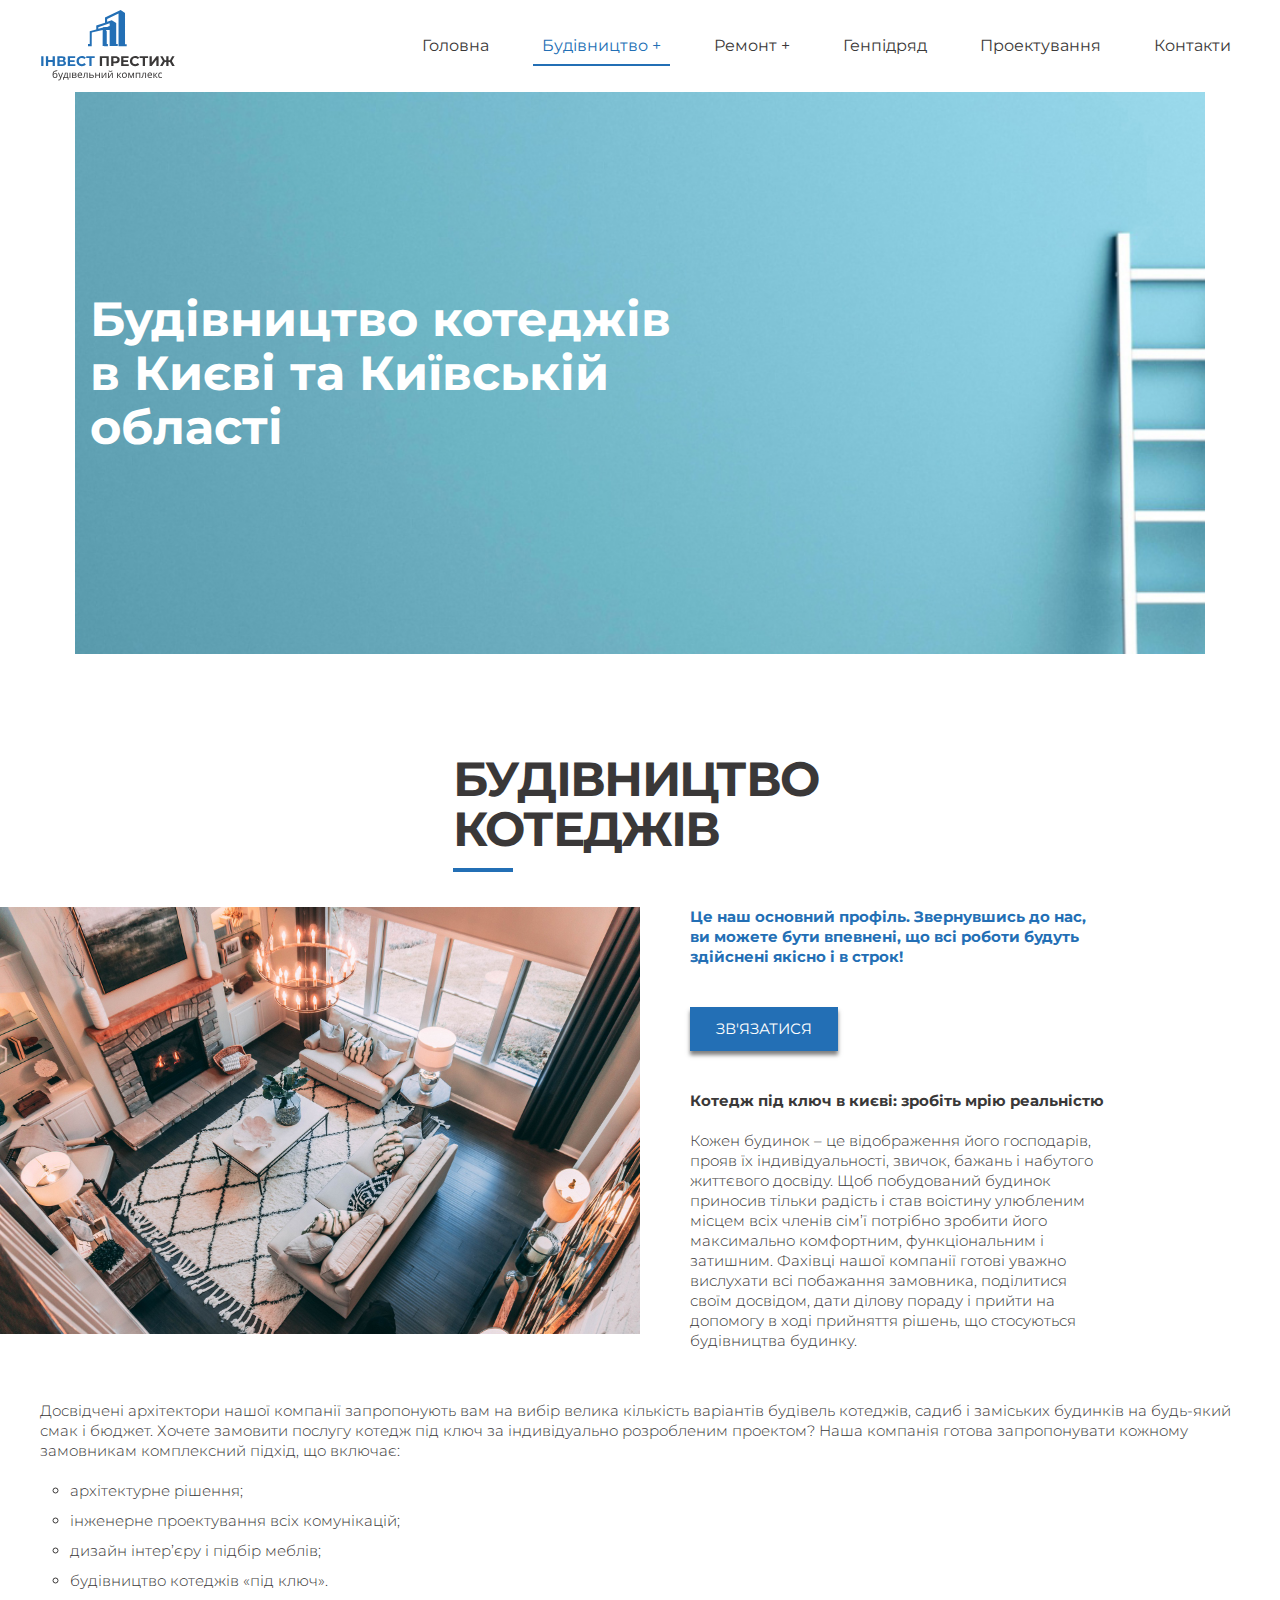
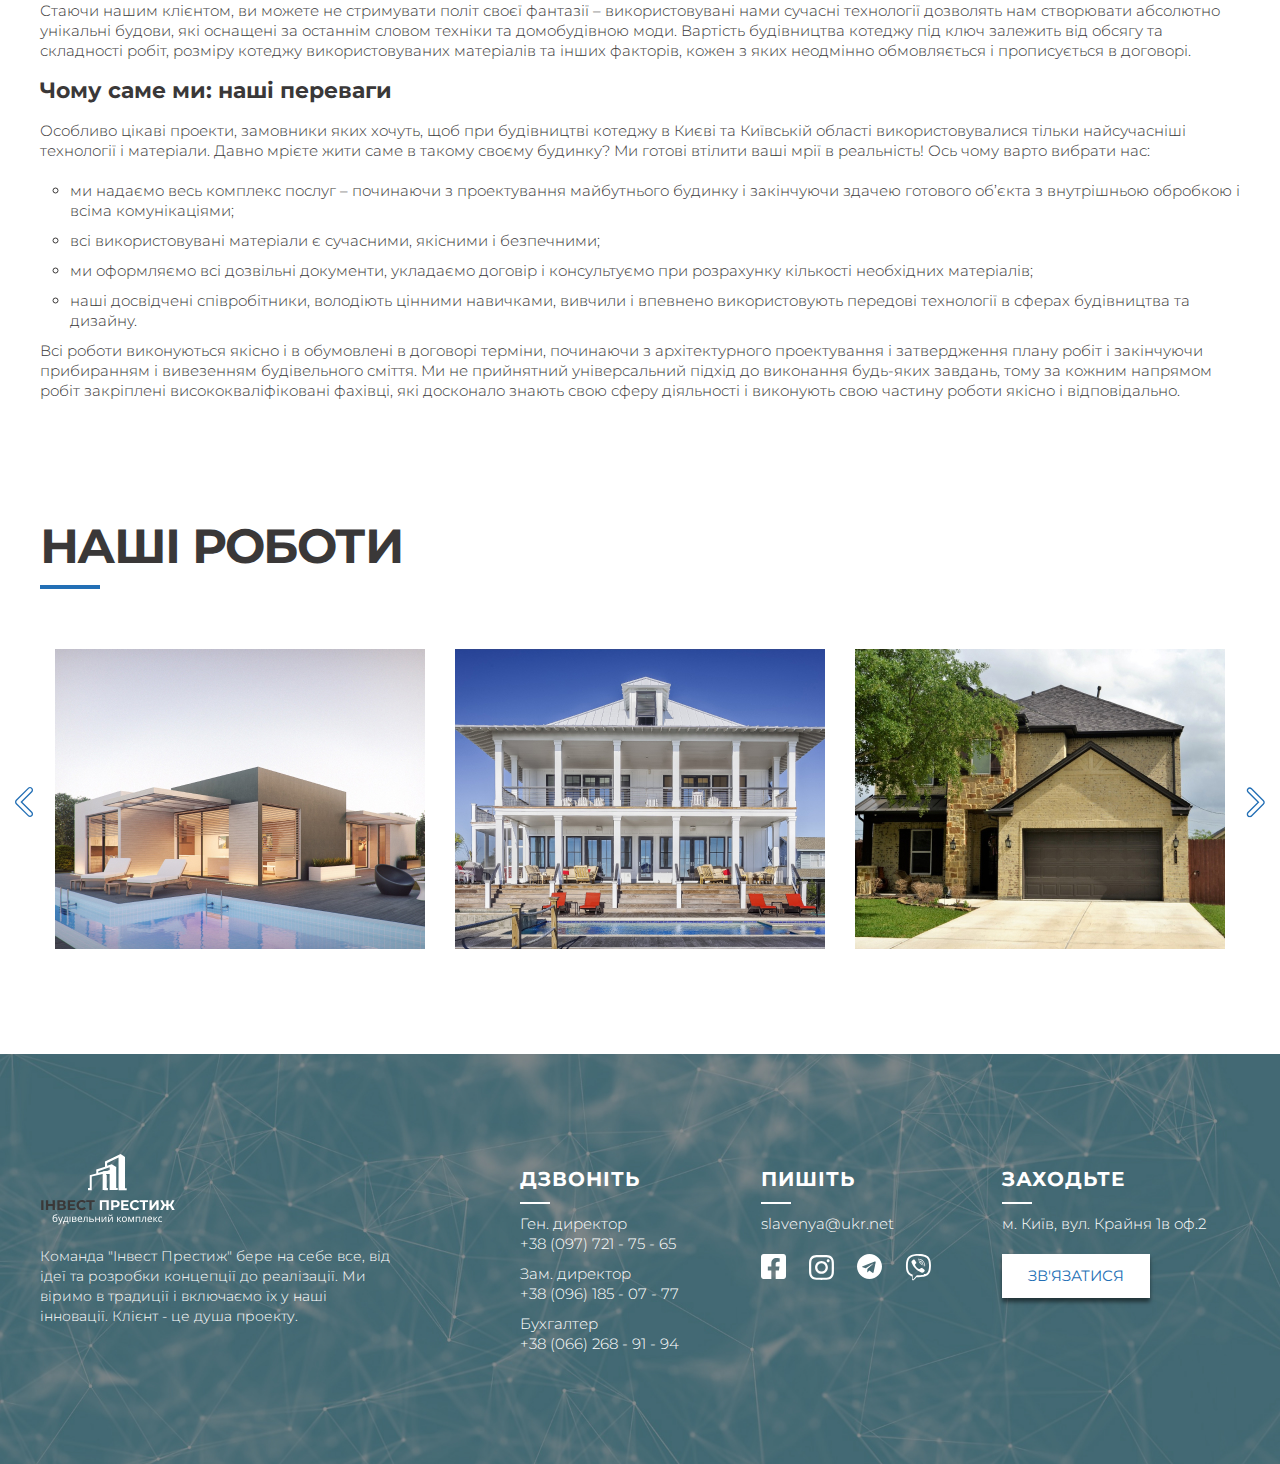
<file: bilding-cottages.html>
<!DOCTYPE html>
<html lang="ua">

<head>
  <meta charset="UTF-8">
  <meta http-equiv="X-UA-Compatible" content="IE=edge">
  <meta name="viewport" content="width=device-width, initial-scale=1.0">
  <title>Document</title>
  <link rel="preconnect" href="https://fonts.gstatic.com">
  <link href="https://fonts.googleapis.com/css2?family=Montserrat:wght@300;400;700;900&display=swap" rel="stylesheet">
  <link rel="stylesheet" href="css/style.min.css">
</head>

<body>
  <header class="header">
    <div class="container">
      <div class="header__wrapper">
        <a class="logo" href="index.html">
          <img class="logo__img" src="images/icon/logo.svg" alt="логотип">
        </a>
        <nav class="menu">
          <ul class="menu__list">
            <li class="menu__list-item ">
              <a class="menu__list-link" href="index.html">Головна</a>
            </li>
            <li class="menu__list-item">
              <a class="menu__list-link menu__list-link--active" href="bilding.html">Будівництво +</a>
              <ul class="menu__sublist">
                <li class="menu__sublist-item">
                  <a href="bilding-houses.html" class="menu__sublist-link">Будівництво будинків</a>
                </li>
                <li class="menu__sublist-item">
                  <a href="bilding-cottages.html" class="menu__sublist-link">Будівництво котеджів</a>
                </li>
              </ul>
            </li>
            <li class="menu__list-item">
              <a class="menu__list-link" href="repairs.html">Ремонт +</a>
              <ul class="menu__sublist">
                <li class="menu__sublist-item">
                  <a href="repairs-office.html" class="menu__sublist-link">Ремонт офісів</a>
                </li>
                <li class="menu__sublist-item">
                  <a href="repairs-cottages.html" class="menu__sublist-link">Ремонт котеджів</a>
                </li>
                <li class="menu__sublist-item">
                  <a href="repairs-apartments.html" class="menu__sublist-link">Ремонт квартир</a>
                </li>
                <li class="menu__sublist-item">
                  <a href="repairs-shops.html" class="menu__sublist-link">Ремонт магазинів</a>
                </li>
                <li class="menu__sublist-item">
                  <a href="repairs-houses.html" class="menu__sublist-link">Ремонт будинків</a>
                </li>
              </ul>
            </li>
            <li class="menu__list-item">
              <a class="menu__list-link " href="general-contract.html">Генпідряд</a>
            </li>
            <li class="menu__list-item">
              <a class="menu__list-link" href="designing.html">Проектування</a>
            </li>
            <li class="menu__list-item">
              <a class="menu__list-link" href="#footer">Контакти</a>
            </li>
          </ul>
        </nav>
      </div>
    </div>
  </header>
  <main class="main">
    <section class="top">
      <div class="top__wrapper">
        <div class="top-container" style="background-image: url('images/content/bg-page.jpg');">
          <div class="container">
            <h2 class="top-container__title">Будівництво котеджів в Києві та Київській області</h2>
          </div>
        </div>
      </div>
    </section>
    <section class="content">
      <h2 class="content__title title title-center">Будівництво котеджів</h2>
      <div class="content__wrapper">
        <div class="content__inner">
          <img class="content__img" src="images/content/content__bilding-cottages.jpg" alt="інструменти">
        </div>
        <div class="content__inner-text">
          <p class="content__top-text">
            Це наш основний профіль. Звернувшись до нас, ви можете бути впевнені, що всі роботи будуть здійснені якісно
            і в строк!
          </p>
          <button class="content__text-btn">зв'язатися</button>
          <h4 class="content__subtitle">Котедж під ключ в києві: зробіть мрію реальністю</h4>
          <p class="content__text">
            Кожен будинок – це відображення його господарів, прояв їх індивідуальності, звичок, бажань і набутого
            життєвого досвіду.
            Щоб побудований будинок приносив тільки радість і став воістину улюбленим місцем всіх членів сім’ї потрібно
            зробити його
            максимально комфортним, функціональним і затишним. Фахівці нашої компанії готові уважно вислухати всі
            побажання
            замовника, поділитися своїм досвідом, дати ділову пораду і прийти на допомогу в ході прийняття рішень, що
            стосуються
            будівництва будинку.
          </p>
        </div>
      </div>
      <div class="container">
        <div class="content__text-bottom">
          <p class="content__text__bottom">
            Досвідчені архітектори нашої компанії запропонують вам на вибір велика кількість варіантів будівель котеджів, садиб і
            заміських будинків на будь-який смак і бюджет. Хочете замовити послугу котедж під ключ за індивідуально розробленим
            проектом? Наша компанія готова запропонувати кожному замовникам комплексний підхід, що включає:
          </p>
          <ul class="content__text-list">
            <li class="content__text-item">архітектурне рішення;</li>
            <li class="content__text-item">інженерне проектування всіх комунікацій;</li>
            <li class="content__text-item">дизайн інтер’єру і підбір меблів;</li>
            <li class="content__text-item">будівництво котеджів «під ключ».
            </li>
          </ul>
          <p class="content__text__bottom">
            Стаючи нашим клієнтом, ви можете не стримувати політ своєї фантазії – використовувані нами сучасні технології дозволять
            нам створювати абсолютно унікальні будови, які оснащені за останнім словом техніки та домобудівною моди. Вартість
            будівництва котеджу під ключ залежить від обсягу та складності робіт, розміру котеджу використовуваних матеріалів та
            інших факторів, кожен з яких неодмінно обмовляється і прописується в договорі.
          </p>
          <h3 class="content__text-subtitle">Чому саме ми: наші переваги</h3>
          <p class="content__text__bottom">
            Особливо цікаві проекти, замовники яких хочуть, щоб при будівництві котеджу в Києві та Київській області
            використовувалися тільки найсучасніші технології і матеріали. Давно мрієте жити саме в такому своєму будинку? Ми готові
            втілити ваші мрії в реальність! Ось чому варто вибрати нас:
          </p>
          <ul class="content__text-list">
            <li class="content__text-item">ми надаємо весь комплекс послуг – починаючи з проектування майбутнього будинку і закінчуючи здачею готового об’єкта з
            внутрішньою обробкою і всіма комунікаціями;</li>
            <li class="content__text-item">всі використовувані матеріали є сучасними, якісними і безпечними;</li>
            <li class="content__text-item">ми оформляємо всі дозвільні документи, укладаємо договір і консультуємо при розрахунку кількості необхідних матеріалів;</li>
            <li class="content__text-item">наші досвідчені співробітники, володіють цінними навичками, вивчили і впевнено використовують передові технології в
            сферах будівництва та дизайну.
            </li>
          </ul>
          <p class="content__text__bottom">
            Всі роботи виконуються якісно і в обумовлені в договорі терміни, починаючи з архітектурного проектування і затвердження
            плану робіт і закінчуючи прибиранням і вивезенням будівельного сміття. Ми не прийнятний універсальний підхід до
            виконання будь-яких завдань, тому за кожним напрямом робіт закріплені висококваліфіковані фахівці, які досконало знають
            свою сферу діяльності і виконують свою частину роботи якісно і відповідально.
          </p>
        </div>
      </div>
    </section>
    <section class="portfolio">
      <div class="container">
        <h2 class="portfolio__title title ">Наші роботи</h2>
        <h3 class="portfolio__subtitle"></h3>
        <div class="portfolio__slider">
          <div class="portfolio__item">
            <img class="portfolio__img" src="images/slider/bilding-slider1.jpg" alt="будівництво будинку">
          </div>
          <div class="portfolio__item">
            <img class="portfolio__img" src="images/slider/bilding-slider2.jpg" alt="ремонт кімнати">
          </div>
          <div class="portfolio__item">
            <img class="portfolio__img" src="images/slider/bilding-slider3.jpg" alt="ремонт ванної кімнати">
          </div>
          <div class="portfolio__item">
            <img class="portfolio__img" src="images/slider/bilding-slider4.jpg" alt="ремонт будинку">
          </div>
          <div class="portfolio__item">
            <img class="portfolio__img" src="images/slider/bilding-slider5.jpg" alt="ремонт квартири">
          </div>
          <div class="portfolio__item">
            <img class="portfolio__img" src="images/slider/bilding-slider6.jpg" alt="ремонт спальної кімнати">
          </div>
          <div class="portfolio__item">
            <img class="portfolio__img" src="images/slider/bilding-slider7.jpg" alt="ремонт спальної кімнати">
          </div>
          <div class="portfolio__item">
            <img class="portfolio__img" src="images/slider/bilding-slider8.jpg" alt="ремонт спальної кімнати">
          </div>
          <div class="portfolio__item">
            <img class="portfolio__img" src="images/slider/bilding-slider9.jpg" alt="ремонт спальної кімнати">
          </div>
        </div>
      </div>
    </section>
  </main>



  <footer class="footer" id="footer" style="background-image: url('images/bg-footer1.jpg');">
    <div class="container">
      <div class="footer__wrapper">
        <div class="footer__inner">
          <img class="footer__logo-img" src="images/icon/logo-black.svg" alt="logo">
          <h6 class="footer__text">
            Команда "Інвест Престиж" бере на себе все, від ідеї та розробки концепції до реалізації. Ми віримо в
            традиції
            і
            включаємо їх у наші інновації. Клієнт - це душа проекту.
          </h6>
        </div>
        <div class="footer__inner-contact">
          <div class="footer__inner-item">
            <h4 class="footer__inner-title title">Дзвоніть</h4>
            <a class="footer__phone" href="tel:+380977217565"><span class="footer__inner-title__span">Ген.
                директор</span>
              +38 (097) 721 - 75 - 65</a>
            <a class="footer__phone" href="tel:+380961850777"><span class="footer__inner-title__span">Зам.
                директор</span>
              +38 (096) 185 - 07 - 77</a>
            <a class="footer__phone" href="tel:+380662689194"><span class="footer__inner-title__span">Бухгалтер</span>
              +38
              (066) 268 - 91 - 94</a>
          </div>
          <div class="footer__inner-item">
            <h4 class="footer__inner-title title">Пишіть</h4>
            <a class="footer__mail" href="mailto:slavenya@ukr.net">slavenya@ukr.net</a>
            <ul class="footer__inner__social-list">
              <li class="footer__inner__social-item">
                <a class="footer__inner__social-link" href="#">
                  <img class="footer__inner__social-img" src="images/icon/facebook.svg" alt="facebook">
                </a>
              </li>
              <li class="footer__inner__social-item">
                <a class="footer__inner__social-link" href="#">
                  <img class="footer__inner__social-img" src="images/icon/instagram.svg" alt="instagram">
                </a>
              </li>
              <li class="footer__inner__social-item">
                <a class="footer__inner__social-link" href="#">
                  <img class="footer__inner__social-img" src="images/icon/telegram.svg" alt="telegram">
                </a>
              </li>
              <li class="footer__inner__social-item">
                <a class="footer__inner__social-link" href="#">
                  <img class="footer__inner__social-img" src="images/icon/viber.svg" alt="viber">
                </a>
              </li>
            </ul>
          </div>
          <div class="footer__inner-item">
            <h4 class="footer__inner-title title">Заходьте</h4>
            <p class="footer__inner-item__text">
              м. Київ, вул. Крайня 1в оф.2
            </p>
            <button class="footer__inner-btn">зв'язатися</button>
          </div>
        </div>
      </div>
    </div>
  </footer>
  <script src="js/main.min.js"></script>
</body>

</html>
</file>
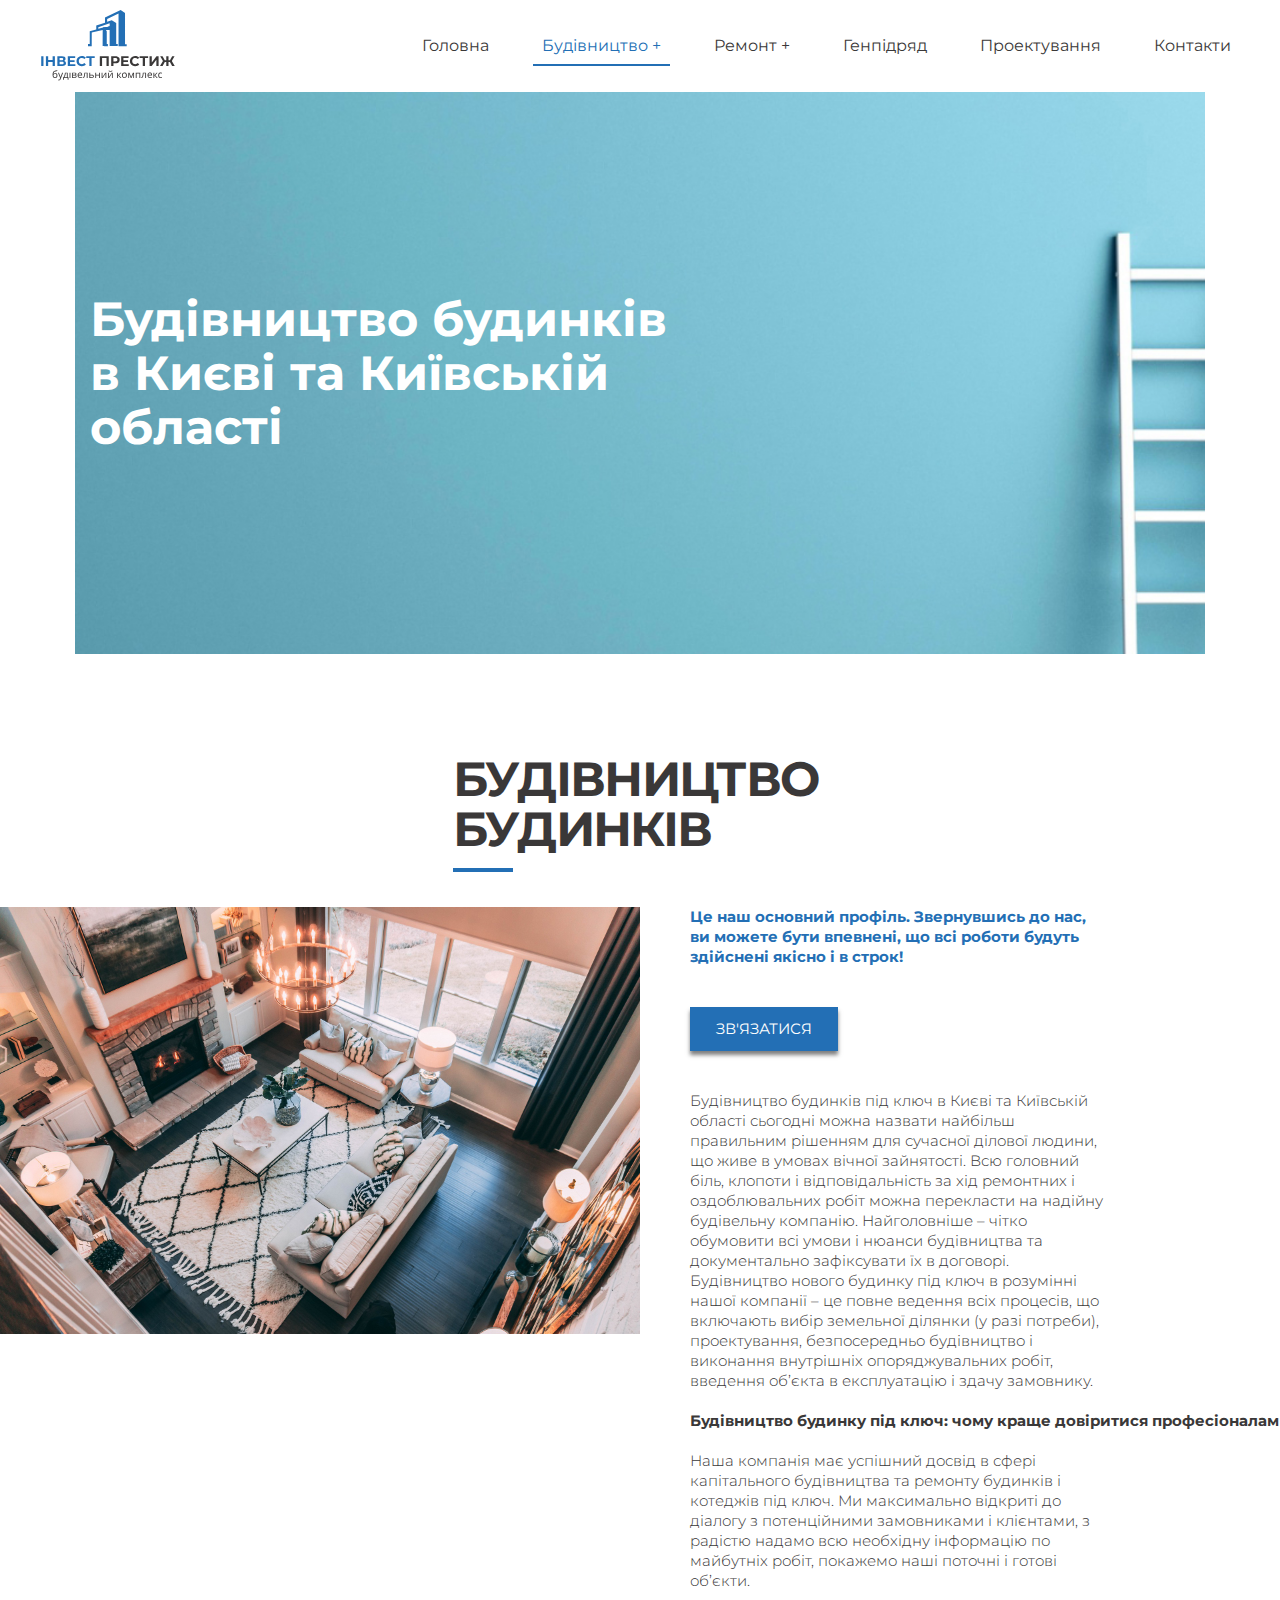
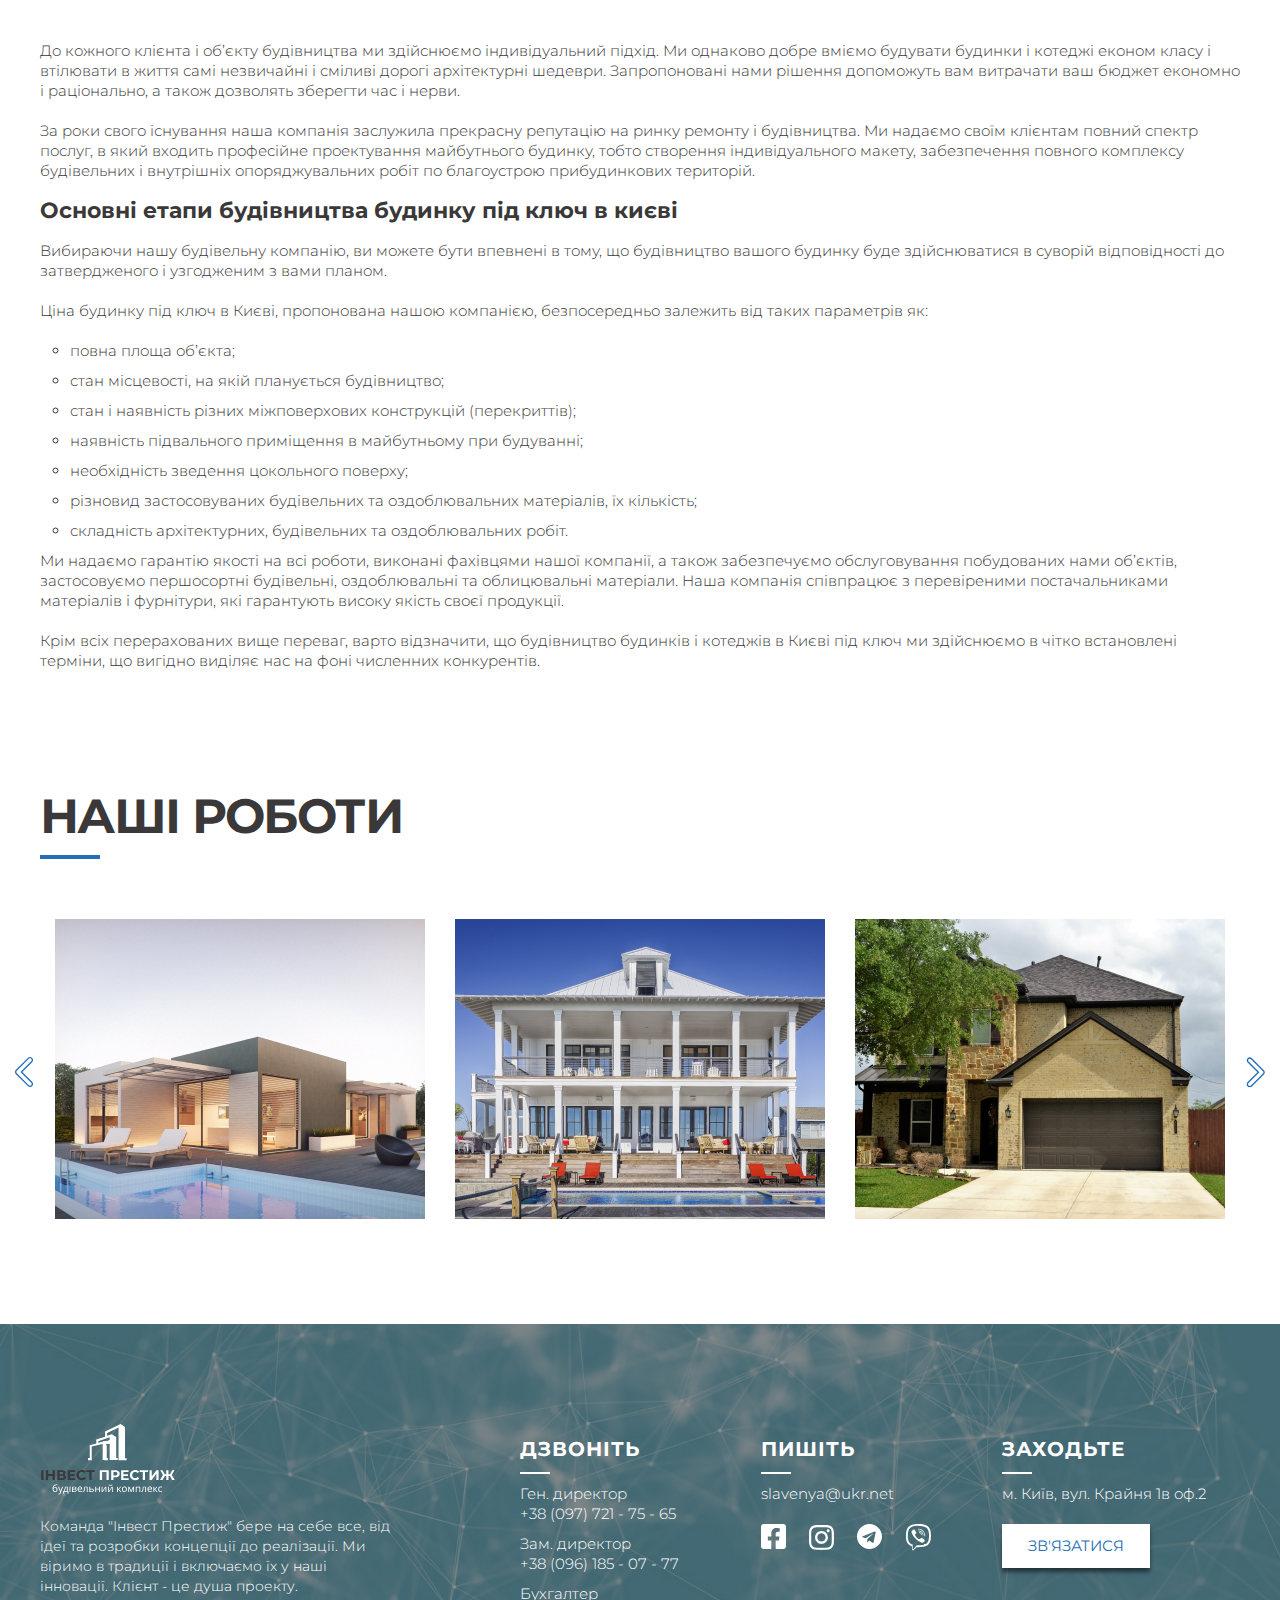
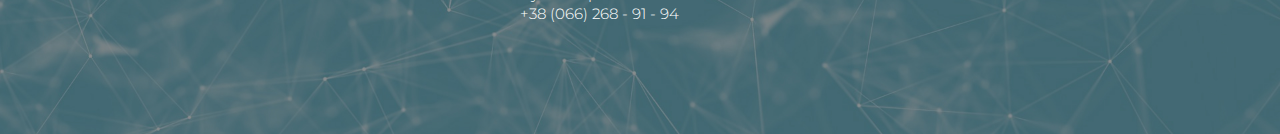
<file: bilding-houses.html>
<!DOCTYPE html>
<html lang="ua">

<head>
  <meta charset="UTF-8">
  <meta http-equiv="X-UA-Compatible" content="IE=edge">
  <meta name="viewport" content="width=device-width, initial-scale=1.0">
  <title>Document</title>
  <link rel="preconnect" href="https://fonts.gstatic.com">
  <link href="https://fonts.googleapis.com/css2?family=Montserrat:wght@300;400;700;900&display=swap" rel="stylesheet">
  <link rel="stylesheet" href="css/style.min.css">
</head>

<body>
  <header class="header">
    <div class="container">
      <div class="header__wrapper">
        <a class="logo" href="index.html">
          <img class="logo__img" src="images/icon/logo.svg" alt="логотип">
        </a>
        <nav class="menu">
          <ul class="menu__list">
            <li class="menu__list-item ">
              <a class="menu__list-link" href="index.html">Головна</a>
            </li>
            <li class="menu__list-item">
              <a class="menu__list-link menu__list-link--active" href="bilding.html">Будівництво +</a>
              <ul class="menu__sublist">
                <li class="menu__sublist-item">
                  <a href="bilding-houses.html" class="menu__sublist-link">Будівництво будинків</a>
                </li>
                <li class="menu__sublist-item">
                  <a href="bilding-cottages.html" class="menu__sublist-link">Будівництво котеджів</a>
                </li>
              </ul>
            </li>
            <li class="menu__list-item">
              <a class="menu__list-link" href="repairs.html">Ремонт +</a>
              <ul class="menu__sublist">
                <li class="menu__sublist-item">
                  <a href="repairs-office.html" class="menu__sublist-link">Ремонт офісів</a>
                </li>
                <li class="menu__sublist-item">
                  <a href="repairs-cottages.html" class="menu__sublist-link">Ремонт котеджів</a>
                </li>
                <li class="menu__sublist-item">
                  <a href="repairs-apartments.html" class="menu__sublist-link">Ремонт квартир</a>
                </li>
                <li class="menu__sublist-item">
                  <a href="repairs-shops.html" class="menu__sublist-link">Ремонт магазинів</a>
                </li>
                <li class="menu__sublist-item">
                  <a href="repairs-houses.html" class="menu__sublist-link">Ремонт будинків</a>
                </li>
              </ul>
            </li>
            <li class="menu__list-item">
              <a class="menu__list-link " href="general-contract.html">Генпідряд</a>
            </li>
            <li class="menu__list-item">
              <a class="menu__list-link" href="designing.html">Проектування</a>
            </li>
            <li class="menu__list-item">
              <a class="menu__list-link" href="#footer">Контакти</a>
            </li>
          </ul>
        </nav>
      </div>
    </div>
  </header>
  <main class="main">
    <section class="top">
      <div class="top__wrapper">
        <div class="top-container" style="background-image: url('images/content/bg-page.jpg');">
          <div class="container">
            <h2 class="top-container__title">Будівництво будинків в Києві та Київській області</h2>
          </div>
        </div>
      </div>
    </section>
    <section class="content">
      <h2 class="content__title title title-center">Будівництво будинків</h2>
      <div class="content__wrapper">
        <div class="content__inner">
          <img class="content__img" src="images/content/content__bilding-cottages.jpg" alt="інструменти">
        </div>
        <div class="content__inner-text">
          <p class="content__top-text">
            Це наш основний профіль. Звернувшись до нас, ви можете бути впевнені, що всі роботи будуть здійснені якісно
            і в строк!
          </p>
          <button class="content__text-btn">зв'язатися</button>
          <p class="content__text">
          Будівництво будинків під ключ в Києві та Київській області сьогодні можна назвати найбільш правильним рішенням для
          сучасної ділової людини, що живе в умовах вічної зайнятості. Всю головний біль, клопоти і відповідальність за хід
          ремонтних і оздоблювальних робіт можна перекласти на надійну будівельну компанію. Найголовніше – чітко обумовити всі
          умови і нюанси будівництва та документально зафіксувати їх в договорі. Будівництво нового будинку під ключ в розумінні
          нашої компанії – це повне ведення всіх процесів, що включають вибір земельної ділянки (у разі потреби), проектування,
          безпосередньо будівництво і виконання внутрішніх опоряджувальних робіт, введення об’єкта в експлуатацію і здачу
          замовнику.
          </p>
          <h4 class="content__subtitle">Будівництво будинку під ключ: чому краще довіритися професіоналам</h4>
            <p class="content__text">
        Наша компанія має успішний досвід в сфері капітального будівництва та ремонту будинків і котеджів під ключ. Ми
        максимально відкриті до діалогу з потенційними замовниками і клієнтами, з радістю надамо всю необхідну інформацію по
        майбутніх робіт, покажемо наші поточні і готові об’єкти.
            </p>
        </div>
      </div>
      <div class="container">
        <div class="content__text-bottom">
          <p class="content__text__bottom">
            До кожного клієнта і об’єкту будівництва ми здійснюємо індивідуальний підхід. Ми однаково добре вміємо будувати будинки
            і котеджі економ класу і втілювати в життя самі незвичайні і сміливі дорогі архітектурні шедеври. Запропоновані нами
            рішення допоможуть вам витрачати ваш бюджет економно і раціонально, а також дозволять зберегти час і нерви.
            </p>
            <p class="content__text__bottom">
              За роки свого існування наша компанія заслужила прекрасну репутацію на ринку ремонту і будівництва. Ми надаємо своїм
              клієнтам повний спектр послуг, в який входить професійне проектування майбутнього будинку, тобто створення
              індивідуального макету, забезпечення повного комплексу будівельних і внутрішніх опоряджувальних робіт по благоустрою
              прибудинкових територій.
            </p>
           
          <h3 class="content__text-subtitle">Основні етапи будівництва будинку під ключ в києві</h3>
          <p class="content__text__bottom">
            Вибираючи нашу будівельну компанію, ви можете бути впевнені в тому, що будівництво вашого будинку буде здійснюватися в
            суворій відповідності до затвердженого і узгодженим з вами планом.
          </p>
          <p class="content__text__bottom">
            Ціна будинку під ключ в Києві, пропонована нашою компанією, безпосередньо залежить від таких параметрів як:
          </p>
          <ul class="content__text-list">
            <li class="content__text-item">повна площа об’єкта;</li>
            <li class="content__text-item">стан місцевості, на якій планується будівництво;</li>
            <li class="content__text-item">стан і наявність різних міжповерхових конструкцій (перекриттів);</li>
            <li class="content__text-item">наявність підвального приміщення в майбутньому при будуванні;
            </li>
            <li class="content__text-item">необхідність зведення цокольного поверху;
            </li>
            <li class="content__text-item">різновид застосовуваних будівельних та оздоблювальних матеріалів, їх кількість;
            </li>
            <li class="content__text-item">складність архітектурних, будівельних та оздоблювальних робіт.
            </li>
          </ul>
          <p class="content__text__bottom">
            Ми надаємо гарантію якості на всі роботи, виконані фахівцями нашої компанії, а також забезпечуємо обслуговування
            побудованих нами об’єктів, застосовуємо першосортні будівельні, оздоблювальні та облицювальні матеріали. Наша компанія
            співпрацює з перевіреними постачальниками матеріалів і фурнітури, які гарантують високу якість своєї продукції.
          </p>
          <p class="content__text__bottom">
          Крім всіх перерахованих вище переваг, варто відзначити, що будівництво будинків і котеджів в Києві під ключ ми
          здійснюємо в чітко встановлені терміни, що вигідно виділяє нас на фоні численних конкурентів.
          </p>
        </div>
      </div>
    </section>
    <section class="portfolio">
      <div class="container">
        <h2 class="portfolio__title title ">Наші роботи</h2>
        <h3 class="portfolio__subtitle"></h3>
        <div class="portfolio__slider">
          <div class="portfolio__item">
            <img class="portfolio__img" src="images/slider/bilding-slider1.jpg" alt="будівництво будинку">
          </div>
          <div class="portfolio__item">
            <img class="portfolio__img" src="images/slider/bilding-slider2.jpg" alt="ремонт кімнати">
          </div>
          <div class="portfolio__item">
            <img class="portfolio__img" src="images/slider/bilding-slider3.jpg" alt="ремонт ванної кімнати">
          </div>
          <div class="portfolio__item">
            <img class="portfolio__img" src="images/slider/bilding-slider4.jpg" alt="ремонт будинку">
          </div>
          <div class="portfolio__item">
            <img class="portfolio__img" src="images/slider/bilding-slider5.jpg" alt="ремонт квартири">
          </div>
          <div class="portfolio__item">
            <img class="portfolio__img" src="images/slider/bilding-slider6.jpg" alt="ремонт спальної кімнати">
          </div>
          <div class="portfolio__item">
            <img class="portfolio__img" src="images/slider/bilding-slider7.jpg" alt="ремонт спальної кімнати">
          </div>
          <div class="portfolio__item">
            <img class="portfolio__img" src="images/slider/bilding-slider8.jpg" alt="ремонт спальної кімнати">
          </div>
          <div class="portfolio__item">
            <img class="portfolio__img" src="images/slider/bilding-slider9.jpg" alt="ремонт спальної кімнати">
          </div>
        </div>
      </div>
    </section>
  </main>



  <footer class="footer" id="footer" style="background-image: url('images/bg-footer1.jpg');">
    <div class="container">
      <div class="footer__wrapper">
        <div class="footer__inner">
          <img class="footer__logo-img" src="images/icon/logo-black.svg" alt="logo">
          <h6 class="footer__text">
            Команда "Інвест Престиж" бере на себе все, від ідеї та розробки концепції до реалізації. Ми віримо в
            традиції
            і
            включаємо їх у наші інновації. Клієнт - це душа проекту.
          </h6>
        </div>
        <div class="footer__inner-contact">
          <div class="footer__inner-item">
            <h4 class="footer__inner-title title">Дзвоніть</h4>
            <a class="footer__phone" href="tel:+380977217565"><span class="footer__inner-title__span">Ген.
                директор</span>
              +38 (097) 721 - 75 - 65</a>
            <a class="footer__phone" href="tel:+380961850777"><span class="footer__inner-title__span">Зам.
                директор</span>
              +38 (096) 185 - 07 - 77</a>
            <a class="footer__phone" href="tel:+380662689194"><span class="footer__inner-title__span">Бухгалтер</span>
              +38
              (066) 268 - 91 - 94</a>
          </div>
          <div class="footer__inner-item">
            <h4 class="footer__inner-title title">Пишіть</h4>
            <a class="footer__mail" href="mailto:slavenya@ukr.net">slavenya@ukr.net</a>
            <ul class="footer__inner__social-list">
              <li class="footer__inner__social-item">
                <a class="footer__inner__social-link" href="#">
                  <img class="footer__inner__social-img" src="images/icon/facebook.svg" alt="facebook">
                </a>
              </li>
              <li class="footer__inner__social-item">
                <a class="footer__inner__social-link" href="#">
                  <img class="footer__inner__social-img" src="images/icon/instagram.svg" alt="instagram">
                </a>
              </li>
              <li class="footer__inner__social-item">
                <a class="footer__inner__social-link" href="#">
                  <img class="footer__inner__social-img" src="images/icon/telegram.svg" alt="telegram">
                </a>
              </li>
              <li class="footer__inner__social-item">
                <a class="footer__inner__social-link" href="#">
                  <img class="footer__inner__social-img" src="images/icon/viber.svg" alt="viber">
                </a>
              </li>
            </ul>
          </div>
          <div class="footer__inner-item">
            <h4 class="footer__inner-title title">Заходьте</h4>
            <p class="footer__inner-item__text">
              м. Київ, вул. Крайня 1в оф.2
            </p>
            <button class="footer__inner-btn">зв'язатися</button>
          </div>
        </div>
      </div>
    </div>
  </footer>
  <script src="js/main.min.js"></script>
</body>

</html>
</file>
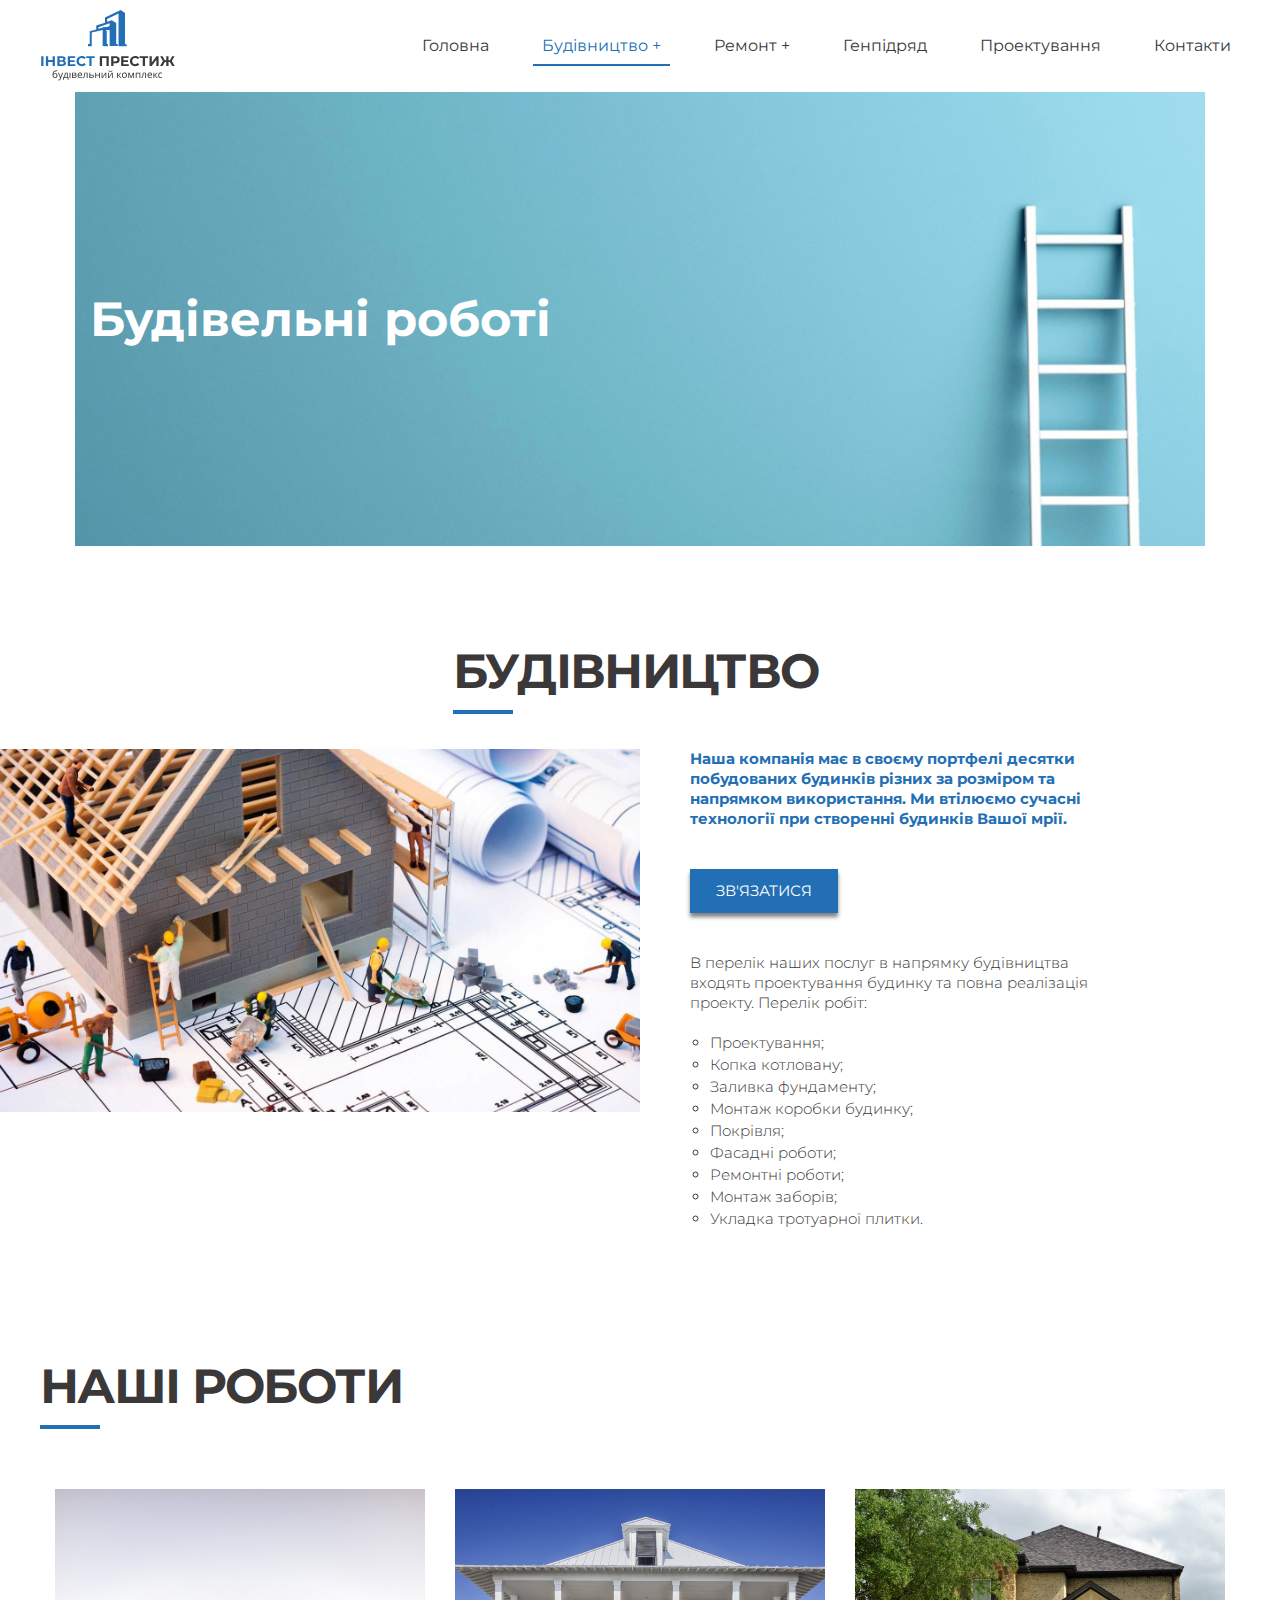
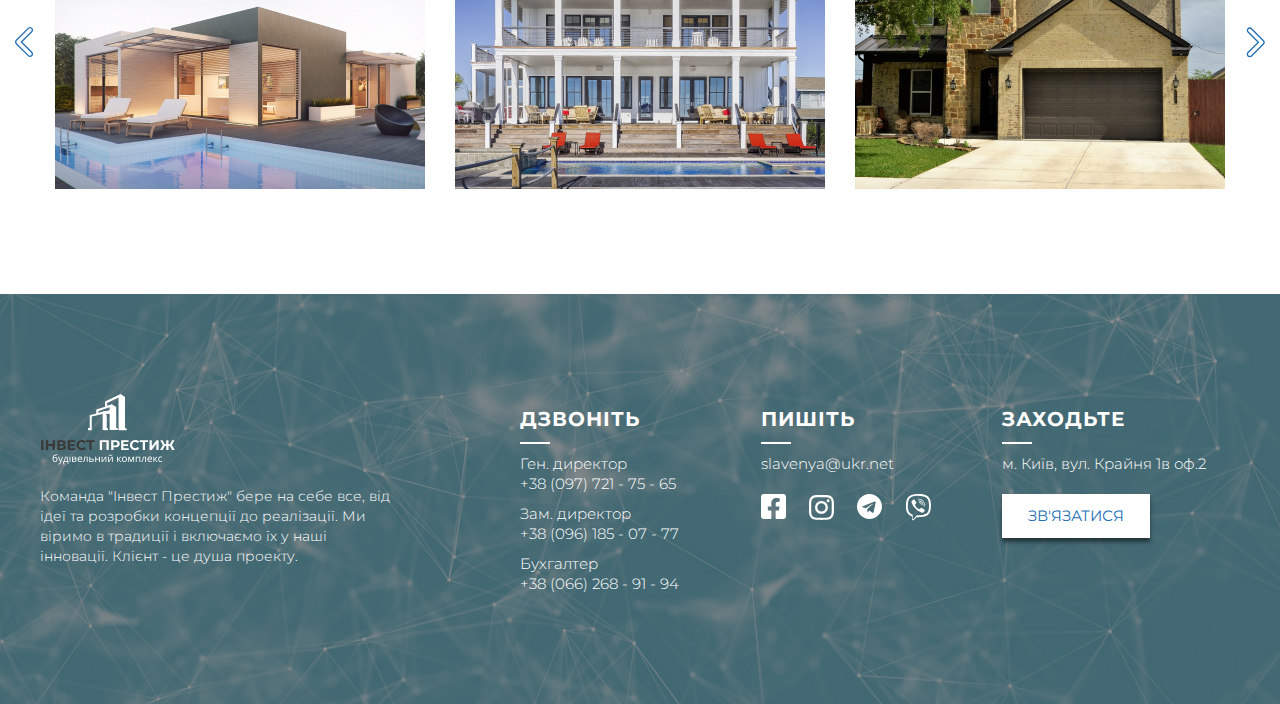
<file: bilding.html>
<!DOCTYPE html>
<html lang="ua">

<head>
  <meta charset="UTF-8">
  <meta http-equiv="X-UA-Compatible" content="IE=edge">
  <meta name="viewport" content="width=device-width, initial-scale=1.0">
  <title>Document</title>
  <link rel="preconnect" href="https://fonts.gstatic.com">
  <link href="https://fonts.googleapis.com/css2?family=Montserrat:wght@300;400;700;900&display=swap" rel="stylesheet">
  <link rel="stylesheet" href="css/style.min.css">
</head>

<body>
  <header class="header">
    <div class="container">
      <div class="header__wrapper">
        <a class="logo" href="index.html">
          <img class="logo__img" src="images/icon/logo.svg" alt="логотип">
        </a>
        <nav class="menu">
          <ul class="menu__list">
            <li class="menu__list-item ">
              <a class="menu__list-link" href="index.html">Головна</a>
            </li>
            <li class="menu__list-item">
              <a class="menu__list-link menu__list-link--active" href="bilding.html">Будівництво +</a>
              <ul class="menu__sublist">
                <li class="menu__sublist-item">
                  <a href="bilding-houses.html" class="menu__sublist-link">Будівництво будинків</a>
                </li>
                <li class="menu__sublist-item">
                  <a href="bilding-cottages.html" class="menu__sublist-link">Будівництво котеджів</a>
                </li>
              </ul>
            </li>
            <li class="menu__list-item">
              <a class="menu__list-link" href="repairs.html">Ремонт +</a>
              <ul class="menu__sublist">
                <li class="menu__sublist-item">
                  <a href="repairs-office.html" class="menu__sublist-link">Ремонт офісів</a>
                </li>
                <li class="menu__sublist-item">
                  <a href="repairs-cottages.html" class="menu__sublist-link">Ремонт котеджів</a>
                </li>
                <li class="menu__sublist-item">
                  <a href="repairs-apartments.html" class="menu__sublist-link">Ремонт квартир</a>
                </li>
                <li class="menu__sublist-item">
                  <a href="repairs-shops.html" class="menu__sublist-link">Ремонт магазинів</a>
                </li>
                <li class="menu__sublist-item">
                  <a href="repairs-houses.html" class="menu__sublist-link">Ремонт будинків</a>
                </li>
              </ul>
            </li>
            <li class="menu__list-item">
              <a class="menu__list-link" href="general-contract.html">Генпідряд</a>
            </li>
            <li class="menu__list-item">
              <a class="menu__list-link" href="designing.html">Проектування</a>
            </li>
            <li class="menu__list-item">
              <a class="menu__list-link" href="#footer">Контакти</a>
            </li>
          </ul>
        </nav>
      </div>
    </div>
  </header>
  <main class="main">
    <section class="top">
      <div class="top__wrapper">
        <div class="top-container" style="background-image: url('images/content/bg-page.jpg');">
          <div class="container">
            <h2 class="top-container__title">Будівельні роботі</h2>
          </div>
        </div>
      </div>
    </section>
    <section class="content">

      <h2 class="content__title title title-center">Будівництво</h2>
      <div class="content__wrapper">
        <div class="content__inner">
          <img class="content__img" src="images/content/content__bilding.jpg" alt="інструменти">
        </div>
        <div class="content__inner-text">
          <p class="content__top-text">
            Наша компанія має в своєму портфелі десятки побудованих будинків різних за розміром та напрямком
            використання. Ми
            втілюємо сучасні технології при створенні будинків Вашої мрії.
          </p>
          <button class="content__text-btn">зв'язатися</button>
          <p class="content__text">
            В перелік наших послуг в напрямку будівництва входять проектування будинку та повна реалізація проекту.
            Перелік робіт:
          </p>
          <ul class="content__list">
            <li class="content__item">Проектування;</li>
            <li class="content__item">Копка котловану;</li>
            <li class="content__item">Заливка фундаменту;</li>
            <li class="content__item">Монтаж коробки будинку;</li>
            <li class="content__item">Покрівля;</li>
            <li class="content__item">Фасадні роботи;</li>
            <li class="content__item">Ремонтні роботи;</li>
            <li class="content__item">Монтаж заборів;</li>
            <li class="content__item">Укладка тротуарної плитки.</li>
          </ul>
        </div>
      </div>
    </section>
    <section class="portfolio">
      <div class="container">
        <h2 class="portfolio__title title ">Наші роботи</h2>
        <h3 class="portfolio__subtitle"></h3>
        <div class="portfolio__slider">
          <div class="portfolio__item">
            <img class="portfolio__img" src="images/slider/bilding-slider1.jpg" alt="будівництво будинку">
          </div>
          <div class="portfolio__item">
            <img class="portfolio__img" src="images/slider/bilding-slider2.jpg" alt="ремонт кімнати">
          </div>
          <div class="portfolio__item">
            <img class="portfolio__img" src="images/slider/bilding-slider3.jpg" alt="ремонт ванної кімнати">
          </div>
          <div class="portfolio__item">
            <img class="portfolio__img" src="images/slider/bilding-slider4.jpg" alt="ремонт будинку">
          </div>
          <div class="portfolio__item">
            <img class="portfolio__img" src="images/slider/bilding-slider5.jpg" alt="ремонт квартири">
          </div>
          <div class="portfolio__item">
            <img class="portfolio__img" src="images/slider/bilding-slider6.jpg" alt="ремонт спальної кімнати">
          </div>
          <div class="portfolio__item">
            <img class="portfolio__img" src="images/slider/bilding-slider7.jpg" alt="ремонт спальної кімнати">
          </div>
          <div class="portfolio__item">
            <img class="portfolio__img" src="images/slider/bilding-slider8.jpg" alt="ремонт спальної кімнати">
          </div>
          <div class="portfolio__item">
            <img class="portfolio__img" src="images/slider/bilding-slider9.jpg" alt="ремонт спальної кімнати">
          </div>
        </div>
      </div>
    </section>
  </main>



  <footer class="footer" id="footer" style="background-image: url('images/bg-footer1.jpg');">
    <div class="container">
      <div class="footer__wrapper">
        <div class="footer__inner">
          <img class="footer__logo-img" src="images/icon/logo-black.svg" alt="logo">
          <h6 class="footer__text">
            Команда "Інвест Престиж" бере на себе все, від ідеї та розробки концепції до реалізації. Ми віримо в
            традиції
            і
            включаємо їх у наші інновації. Клієнт - це душа проекту.
          </h6>
        </div>
        <div class="footer__inner-contact">
          <div class="footer__inner-item">
            <h4 class="footer__inner-title title">Дзвоніть</h4>
            <a class="footer__phone" href="tel:+380977217565"><span class="footer__inner-title__span">Ген.
                директор</span>
              +38 (097) 721 - 75 - 65</a>
            <a class="footer__phone" href="tel:+380961850777"><span class="footer__inner-title__span">Зам.
                директор</span>
              +38 (096) 185 - 07 - 77</a>
            <a class="footer__phone" href="tel:+380662689194"><span class="footer__inner-title__span">Бухгалтер</span>
              +38
              (066) 268 - 91 - 94</a>
          </div>
          <div class="footer__inner-item">
            <h4 class="footer__inner-title title">Пишіть</h4>
            <a class="footer__mail" href="mailto:slavenya@ukr.net">slavenya@ukr.net</a>
            <ul class="footer__inner__social-list">
              <li class="footer__inner__social-item">
                <a class="footer__inner__social-link" href="#">
                  <img class="footer__inner__social-img" src="images/icon/facebook.svg" alt="facebook">
                </a>
              </li>
              <li class="footer__inner__social-item">
                <a class="footer__inner__social-link" href="#">
                  <img class="footer__inner__social-img" src="images/icon/instagram.svg" alt="instagram">
                </a>
              </li>
              <li class="footer__inner__social-item">
                <a class="footer__inner__social-link" href="#">
                  <img class="footer__inner__social-img" src="images/icon/telegram.svg" alt="telegram">
                </a>
              </li>
              <li class="footer__inner__social-item">
                <a class="footer__inner__social-link" href="#">
                  <img class="footer__inner__social-img" src="images/icon/viber.svg" alt="viber">
                </a>
              </li>
            </ul>
          </div>
          <div class="footer__inner-item">
            <h4 class="footer__inner-title title">Заходьте</h4>
            <p class="footer__inner-item__text">
              м. Київ, вул. Крайня 1в оф.2
            </p>
            <button class="footer__inner-btn">зв'язатися</button>
          </div>
        </div>
      </div>
    </div>
  </footer>
  <script src="js/main.min.js"></script>
</body>

</html>
</file>
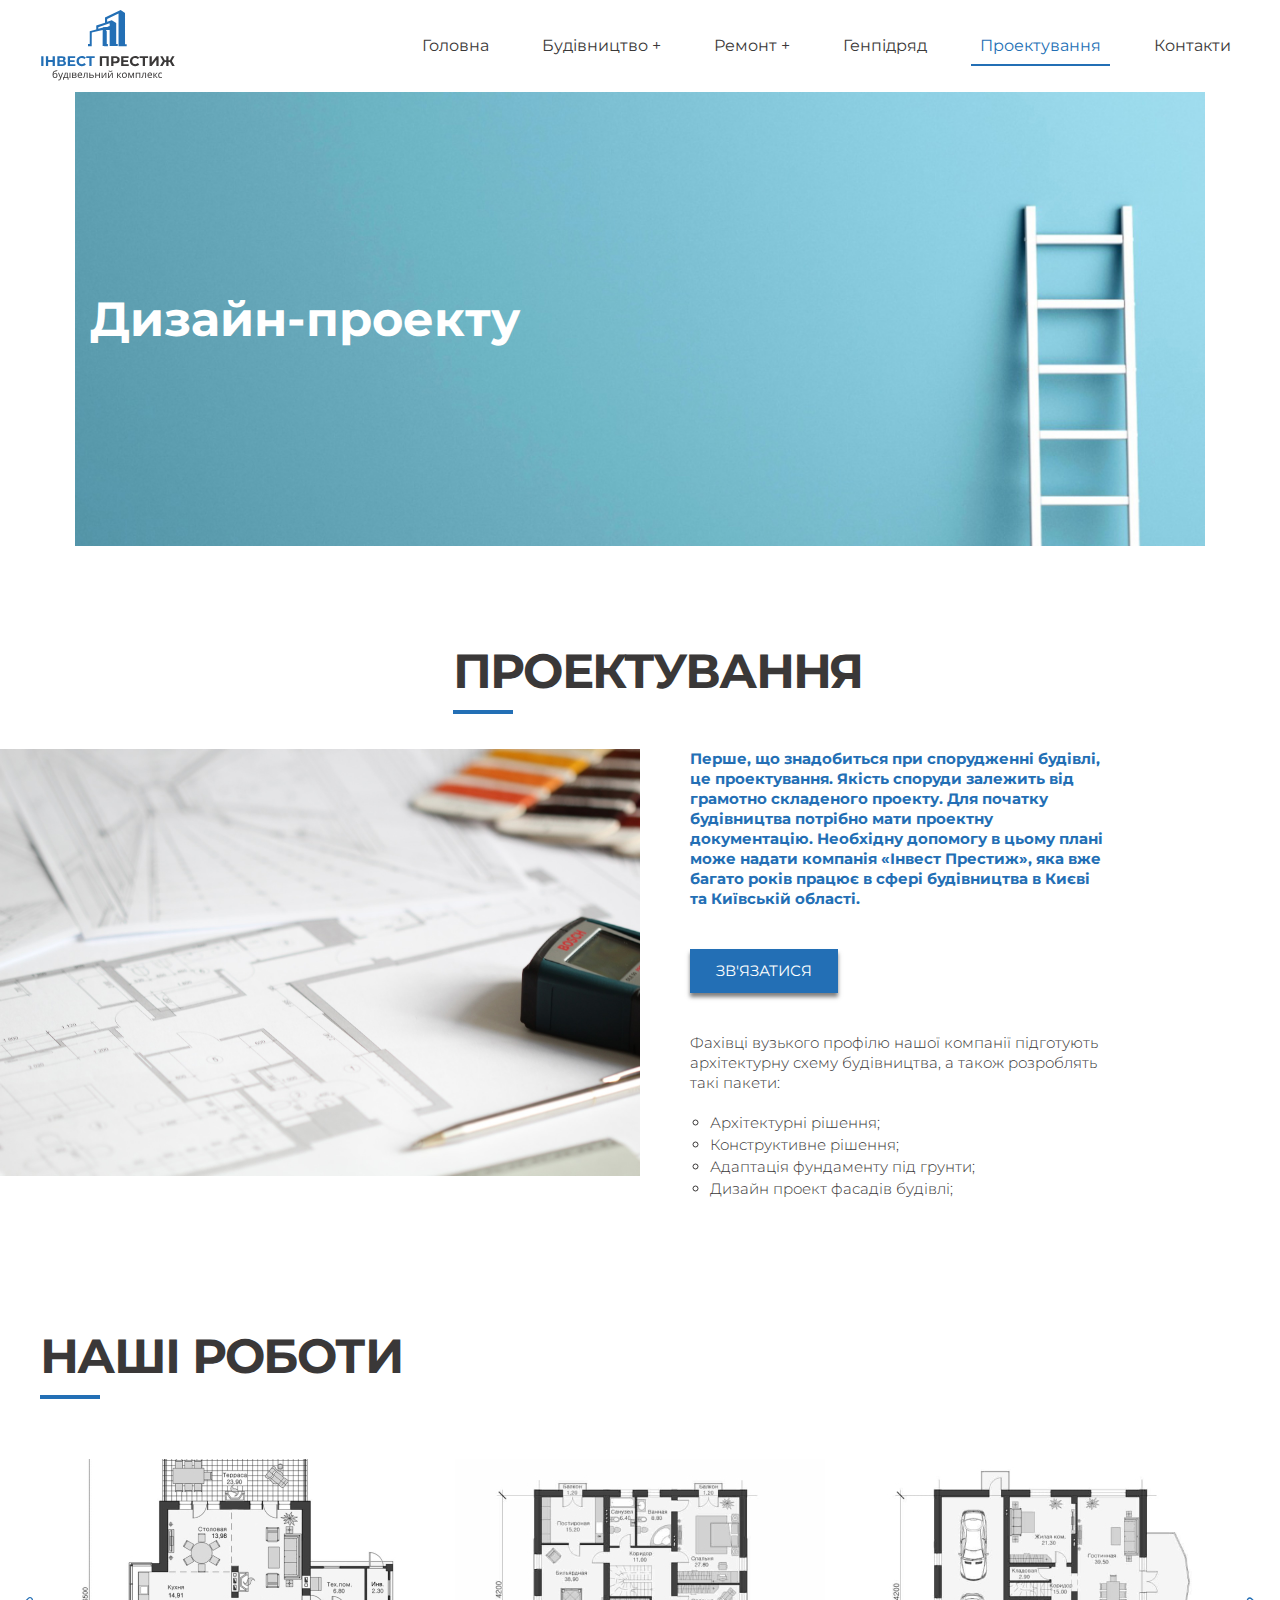
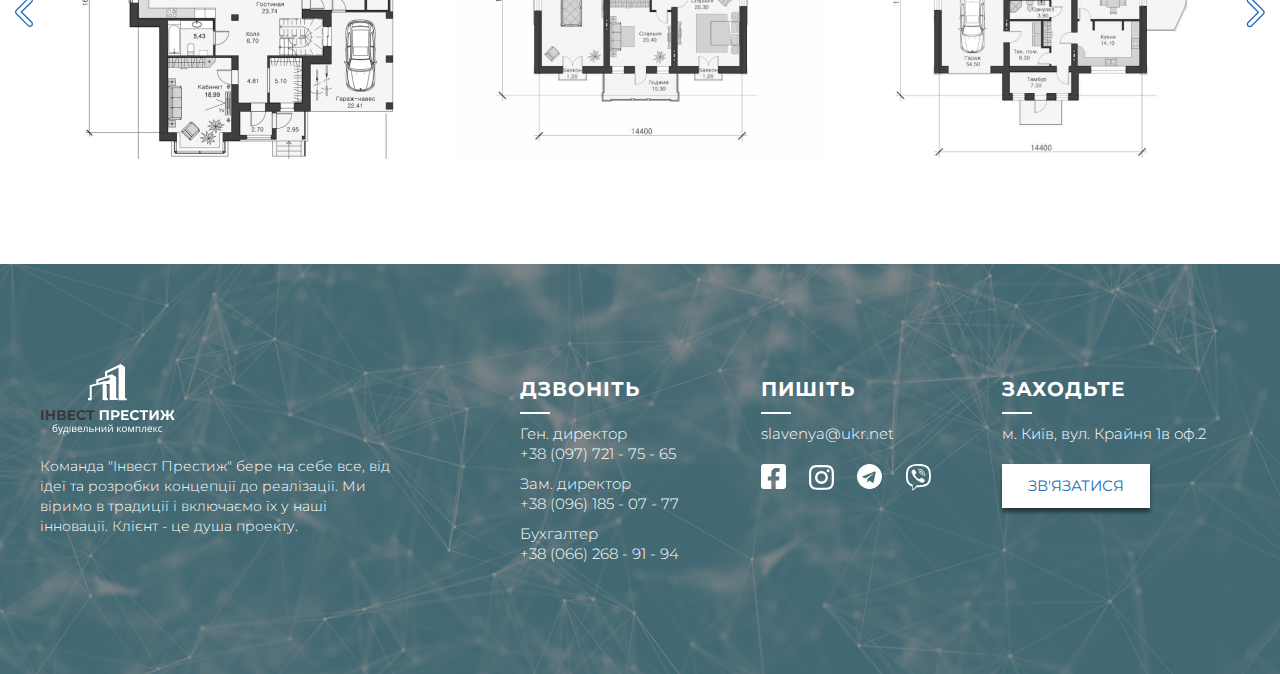
<file: designing.html>
<!DOCTYPE html>
<html lang="ua">

<head>
  <meta charset="UTF-8">
  <meta http-equiv="X-UA-Compatible" content="IE=edge">
  <meta name="viewport" content="width=device-width, initial-scale=1.0">
  <title>Document</title>
  <link rel="preconnect" href="https://fonts.gstatic.com">
  <link href="https://fonts.googleapis.com/css2?family=Montserrat:wght@300;400;700;900&display=swap" rel="stylesheet">
  <link rel="stylesheet" href="css/style.min.css">
</head>

<body>
  <header class="header">
    <div class="container">
      <div class="header__wrapper">
        <a class="logo" href="index.html">
          <img class="logo__img" src="images/icon/logo.svg" alt="логотип">
        </a>
        <nav class="menu">
          <ul class="menu__list">
            <li class="menu__list-item ">
              <a class="menu__list-link" href="index.html">Головна</a>
            </li>
            <li class="menu__list-item">
              <a class="menu__list-link" href="bilding.html">Будівництво +</a>
              <ul class="menu__sublist">
                <li class="menu__sublist-item">
                  <a href="bilding-houses.html" class="menu__sublist-link">Будівництво будинків</a>
                </li>
                <li class="menu__sublist-item">
                  <a href="bilding-cottages.html" class="menu__sublist-link">Будівництво котеджів</a>
                </li>
              </ul>
            </li>
            <li class="menu__list-item">
              <a class="menu__list-link" href="repairs.html">Ремонт +</a>
              <ul class="menu__sublist">
                <li class="menu__sublist-item">
                  <a href="repairs-office.html" class="menu__sublist-link">Ремонт офісів</a>
                </li>
                <li class="menu__sublist-item">
                  <a href="repairs-cottages.html" class="menu__sublist-link">Ремонт котеджів</a>
                </li>
                <li class="menu__sublist-item">
                  <a href="repairs-apartments.html" class="menu__sublist-link">Ремонт квартир</a>
                </li>
                <li class="menu__sublist-item">
                  <a href="repairs-shops.html" class="menu__sublist-link">Ремонт магазинів</a>
                </li>
                <li class="menu__sublist-item">
                  <a href="repairs-houses.html" class="menu__sublist-link">Ремонт будинків</a>
                </li>
              </ul>
            </li>
            <li class="menu__list-item">
              <a class="menu__list-link" href="general-contract.html">Генпідряд</a>
            </li>
            <li class="menu__list-item">
              <a class="menu__list-link menu__list-link--active" href="designing.html">Проектування</a>
            </li>
            <li class="menu__list-item">
              <a class="menu__list-link" href="#footer">Контакти</a>
            </li>
          </ul>
        </nav>
      </div>
    </div>
  </header>
  <main class="main">
    <section class="top">
      <div class="top__wrapper">
        <div class="top-container" style="background-image: url('images/content/bg-page.jpg');">
          <div class="container">
            <h2 class="top-container__title">Дизайн-проекту</h2>
          </div>
        </div>
      </div>
    </section>
    <section class="content">

      <h2 class="content__title title title-center">Проектування</h2>
      <div class="content__wrapper">
        <div class="content__inner">
          <img class="content__img" src="images/content/content__desing.jpg" alt="інструменти">
        </div>
        <div class="content__inner-text">
          <p class="content__top-text">
          Перше, що знадобиться при спорудженні будівлі, це проектування. Якість споруди залежить від грамотно складеного проекту.
          Для початку будівництва потрібно мати проектну документацію. Необхідну допомогу в цьому плані може надати компанія
          «Інвест Престиж», яка вже багато років працює в сфері будівництва в Києві та Київській області.
          </p>
          <button class="content__text-btn">зв'язатися</button>
          <p class="content__text">
        Фахівці вузького профілю нашої компанії підготують архітектурну схему будівництва, а також розроблять такі пакети:
          </p>
          <ul class="content__list">
            <li class="content__item">Архітектурні рішення;</li>
            <li class="content__item">Конструктивне рішення;</li>
            <li class="content__item">Адаптація фундаменту під грунти;</li>
            <li class="content__item">Дизайн проект фасадів будівлі;</li>
        </div>
      </div>
    </section>
    <section class="portfolio">
      <div class="container">
        <h2 class="portfolio__title title ">Наші роботи</h2>
        <h3 class="portfolio__subtitle"></h3>
        <div class="portfolio__slider">
          <div class="portfolio__item">
            <img class="portfolio__img" src="images/slider/desing-slider1.jpg" alt="будівництво будинку">
          </div>
          <div class="portfolio__item">
            <img class="portfolio__img" src="images/slider/desing-slider2.jpg" alt="ремонт кімнати">
          </div>
          <div class="portfolio__item">
            <img class="portfolio__img" src="images/slider/desing-slider3.jpg" alt="ремонт ванної кімнати">
          </div>
          <div class="portfolio__item">
            <img class="portfolio__img" src="images/slider/desing-slider4.jpg" alt="ремонт будинку">
          </div>
          <div class="portfolio__item">
            <img class="portfolio__img" src="images/slider/desing-slider5.jpg" alt="ремонт квартири">
          </div>
          <div class="portfolio__item">
            <img class="portfolio__img" src="images/slider/desing-slider1.jpg" alt="ремонт спальної кімнати">
          </div>
        </div>
    </section>
  </main>



  <footer class="footer" id="footer" style="background-image: url('images/bg-footer1.jpg');">
    <div class="container">
      <div class="footer__wrapper">
        <div class="footer__inner">
          <img class="footer__logo-img" src="images/icon/logo-black.svg" alt="logo">
          <h6 class="footer__text">
            Команда "Інвест Престиж" бере на себе все, від ідеї та розробки концепції до реалізації. Ми віримо в
            традиції
            і
            включаємо їх у наші інновації. Клієнт - це душа проекту.
          </h6>
        </div>
        <div class="footer__inner-contact">
          <div class="footer__inner-item">
            <h4 class="footer__inner-title title">Дзвоніть</h4>
            <a class="footer__phone" href="tel:+380977217565"><span class="footer__inner-title__span">Ген.
                директор</span>
              +38 (097) 721 - 75 - 65</a>
            <a class="footer__phone" href="tel:+380961850777"><span class="footer__inner-title__span">Зам.
                директор</span>
              +38 (096) 185 - 07 - 77</a>
            <a class="footer__phone" href="tel:+380662689194"><span class="footer__inner-title__span">Бухгалтер</span>
              +38
              (066) 268 - 91 - 94</a>
          </div>
          <div class="footer__inner-item">
            <h4 class="footer__inner-title title">Пишіть</h4>
            <a class="footer__mail" href="mailto:slavenya@ukr.net">slavenya@ukr.net</a>
            <ul class="footer__inner__social-list">
              <li class="footer__inner__social-item">
                <a class="footer__inner__social-link" href="#">
                  <img class="footer__inner__social-img" src="images/icon/facebook.svg" alt="facebook">
                </a>
              </li>
              <li class="footer__inner__social-item">
                <a class="footer__inner__social-link" href="#">
                  <img class="footer__inner__social-img" src="images/icon/instagram.svg" alt="instagram">
                </a>
              </li>
              <li class="footer__inner__social-item">
                <a class="footer__inner__social-link" href="#">
                  <img class="footer__inner__social-img" src="images/icon/telegram.svg" alt="telegram">
                </a>
              </li>
              <li class="footer__inner__social-item">
                <a class="footer__inner__social-link" href="#">
                  <img class="footer__inner__social-img" src="images/icon/viber.svg" alt="viber">
                </a>
              </li>
            </ul>
          </div>
          <div class="footer__inner-item">
            <h4 class="footer__inner-title title">Заходьте</h4>
            <p class="footer__inner-item__text">
              м. Київ, вул. Крайня 1в оф.2
            </p>
            <button class="footer__inner-btn">зв'язатися</button>
          </div>
        </div>
      </div>
    </div>
  </footer>
  <script src="js/main.min.js"></script>
</body>

</html>
</file>
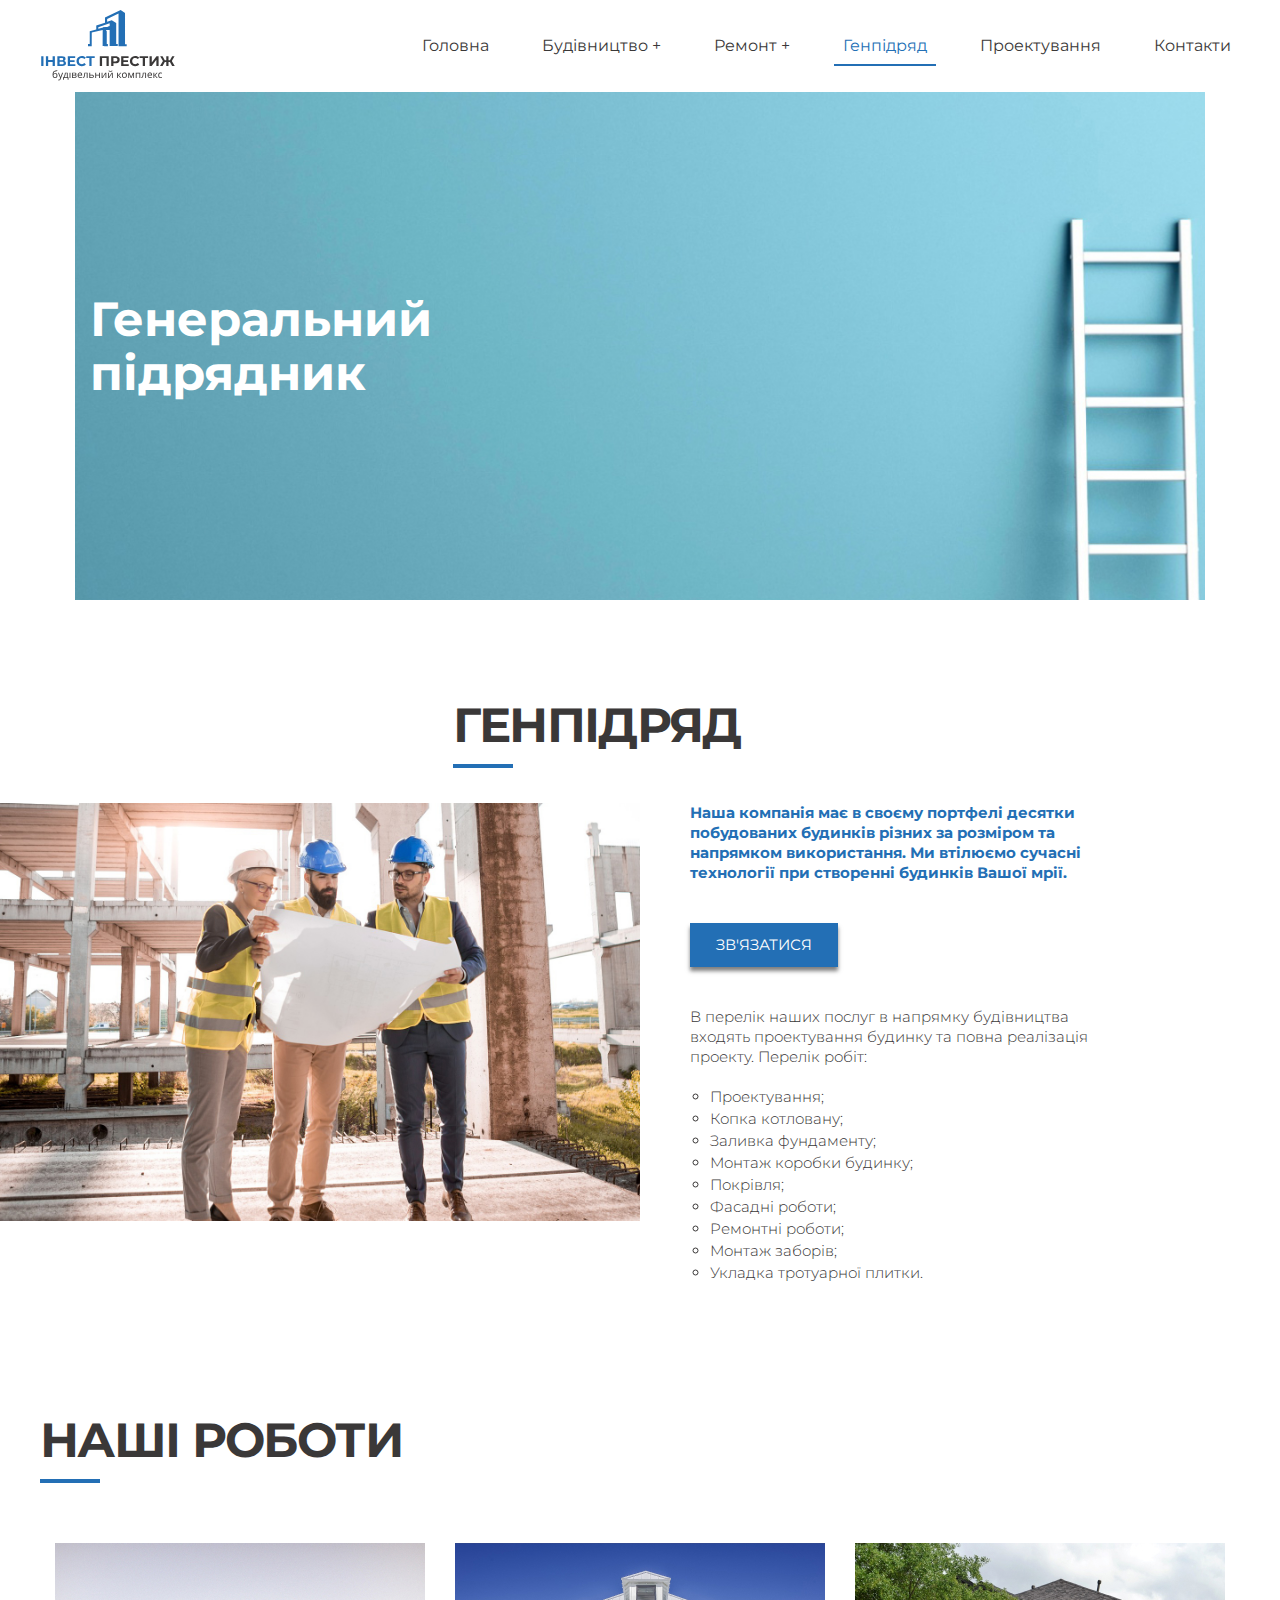
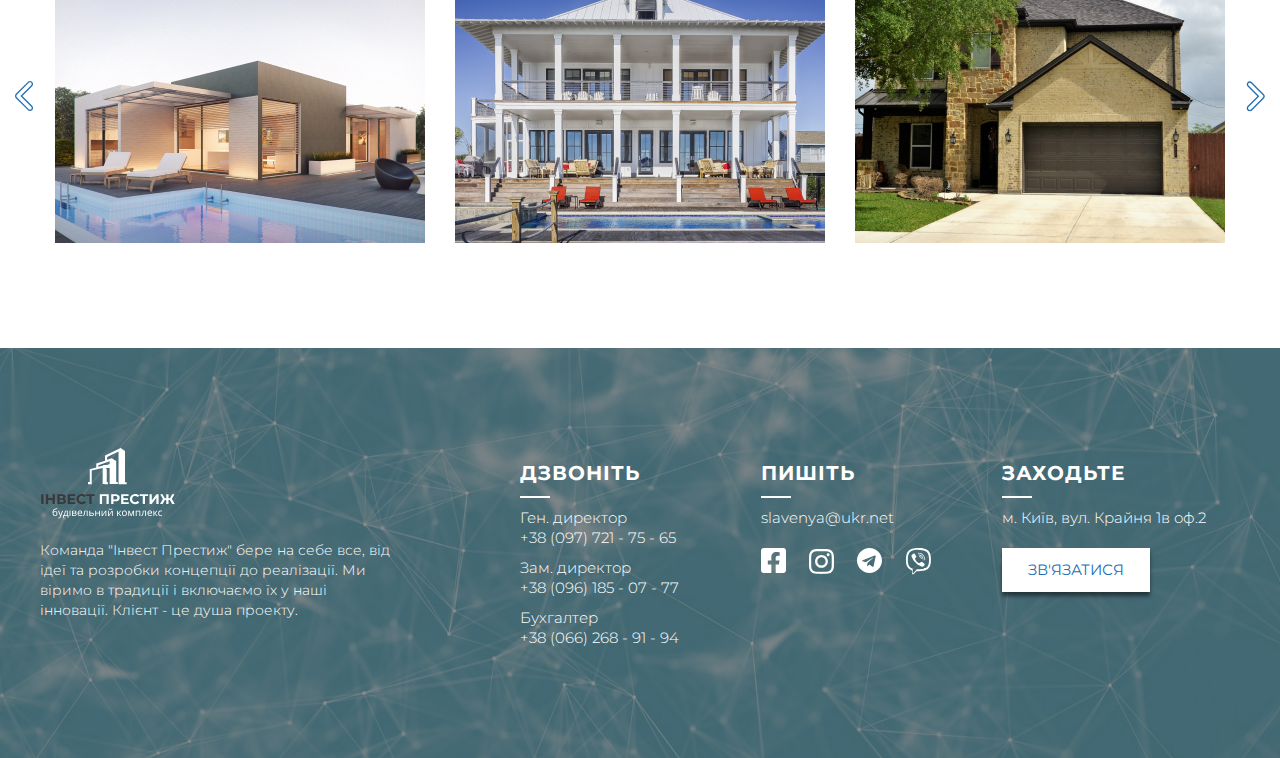
<file: general-contract.html>
<!DOCTYPE html>
<html lang="ua">

<head>
  <meta charset="UTF-8">
  <meta http-equiv="X-UA-Compatible" content="IE=edge">
  <meta name="viewport" content="width=device-width, initial-scale=1.0">
  <title>Document</title>
  <link rel="preconnect" href="https://fonts.gstatic.com">
  <link href="https://fonts.googleapis.com/css2?family=Montserrat:wght@300;400;700;900&display=swap" rel="stylesheet">
  <link rel="stylesheet" href="css/style.min.css">
</head>

<body>
  <header class="header">
    <div class="container">
      <div class="header__wrapper">
        <a class="logo" href="index.html">
          <img class="logo__img" src="images/icon/logo.svg" alt="логотип">
        </a>
        <nav class="menu">
          <ul class="menu__list">
            <li class="menu__list-item ">
              <a class="menu__list-link" href="index.html">Головна</a>
            </li>
            <li class="menu__list-item">
              <a class="menu__list-link" href="bilding.html">Будівництво +</a>
              <ul class="menu__sublist">
                <li class="menu__sublist-item">
                  <a href="bilding-houses.html" class="menu__sublist-link">Будівництво будинків</a>
                </li>
                <li class="menu__sublist-item">
                  <a href="bilding-cottages.html" class="menu__sublist-link">Будівництво котеджів</a>
                </li>
              </ul>
            </li>
            <li class="menu__list-item">
              <a class="menu__list-link" href="repairs.html">Ремонт +</a>
              <ul class="menu__sublist">
                <li class="menu__sublist-item">
                  <a href="repairs-office.html" class="menu__sublist-link">Ремонт офісів</a>
                </li>
                <li class="menu__sublist-item">
                  <a href="repairs-cottages.html" class="menu__sublist-link">Ремонт котеджів</a>
                </li>
                <li class="menu__sublist-item">
                  <a href="repairs-apartments.html" class="menu__sublist-link">Ремонт квартир</a>
                </li>
                <li class="menu__sublist-item">
                  <a href="repairs-shops.html" class="menu__sublist-link">Ремонт магазинів</a>
                </li>
                <li class="menu__sublist-item">
                  <a href="repairs-houses.html" class="menu__sublist-link">Ремонт будинків</a>
                </li>
              </ul>
            </li>
            <li class="menu__list-item">
              <a class="menu__list-link  menu__list-link--active" href="general-contract.html">Генпідряд</a>
            </li>
            <li class="menu__list-item">
              <a class="menu__list-link" href="designing.html">Проектування</a>
            </li>
            <li class="menu__list-item">
              <a class="menu__list-link" href="#footer">Контакти</a>
            </li>
          </ul>
        </nav>
      </div>
    </div>
  </header>
  <main class="main">
    <section class="top">
      <div class="top__wrapper">
        <div class="top-container" style="background-image: url('images/content/bg-page.jpg');">
          <div class="container">
            <h2 class="top-container__title">Генеральний підрядник</h2>
          </div>
        </div>
      </div>
    </section>
    <section class="content">
      <h2 class="content__title title title-center">Генпідряд</h2>
      <div class="content__wrapper">
        <div class="content__inner">
          <img class="content__img" src="images/content/content__general-contract.jpg" alt="інструменти">
        </div>
        <div class="content__inner-text">
          <p class="content__top-text">
            Наша компанія має в своєму портфелі десятки побудованих будинків різних за розміром та напрямком
            використання. Ми
            втілюємо сучасні технології при створенні будинків Вашої мрії.
          </p>
          <button class="content__text-btn">зв'язатися</button>
          <p class="content__text">
            В перелік наших послуг в напрямку будівництва входять проектування будинку та повна реалізація проекту.
            Перелік робіт:
          </p>
          <ul class="content__list">
            <li class="content__item">Проектування;</li>
            <li class="content__item">Копка котловану;</li>
            <li class="content__item">Заливка фундаменту;</li>
            <li class="content__item">Монтаж коробки будинку;</li>
            <li class="content__item">Покрівля;</li>
            <li class="content__item">Фасадні роботи;</li>
            <li class="content__item">Ремонтні роботи;</li>
            <li class="content__item">Монтаж заборів;</li>
            <li class="content__item">Укладка тротуарної плитки.</li>
          </ul>
        </div>
      </div>
    </section>
    <section class="portfolio">
      <div class="container">
        <h2 class="portfolio__title title ">Наші роботи</h2>
        <h3 class="portfolio__subtitle"></h3>
        <div class="portfolio__slider">
          <div class="portfolio__item">
            <img class="portfolio__img" src="images/slider/bilding-slider1.jpg" alt="будівництво будинку">
          </div>
          <div class="portfolio__item">
            <img class="portfolio__img" src="images/slider/bilding-slider2.jpg" alt="ремонт кімнати">
          </div>
          <div class="portfolio__item">
            <img class="portfolio__img" src="images/slider/bilding-slider3.jpg" alt="ремонт ванної кімнати">
          </div>
          <div class="portfolio__item">
            <img class="portfolio__img" src="images/slider/bilding-slider4.jpg" alt="ремонт будинку">
          </div>
          <div class="portfolio__item">
            <img class="portfolio__img" src="images/slider/bilding-slider5.jpg" alt="ремонт квартири">
          </div>
          <div class="portfolio__item">
            <img class="portfolio__img" src="images/slider/bilding-slider6.jpg" alt="ремонт спальної кімнати">
          </div>
          <div class="portfolio__item">
            <img class="portfolio__img" src="images/slider/bilding-slider7.jpg" alt="ремонт спальної кімнати">
          </div>
          <div class="portfolio__item">
            <img class="portfolio__img" src="images/slider/bilding-slider8.jpg" alt="ремонт спальної кімнати">
          </div>
          <div class="portfolio__item">
            <img class="portfolio__img" src="images/slider/bilding-slider9.jpg" alt="ремонт спальної кімнати">
          </div>
        </div>
      </div>
    </section>
  </main>



  <footer class="footer" id="footer" style="background-image: url('images/bg-footer1.jpg');">
    <div class="container">
      <div class="footer__wrapper">
        <div class="footer__inner">
          <img class="footer__logo-img" src="images/icon/logo-black.svg" alt="logo">
          <h6 class="footer__text">
            Команда "Інвест Престиж" бере на себе все, від ідеї та розробки концепції до реалізації. Ми віримо в
            традиції
            і
            включаємо їх у наші інновації. Клієнт - це душа проекту.
          </h6>
        </div>
        <div class="footer__inner-contact">
          <div class="footer__inner-item">
            <h4 class="footer__inner-title title">Дзвоніть</h4>
            <a class="footer__phone" href="tel:+380977217565"><span class="footer__inner-title__span">Ген.
                директор</span>
              +38 (097) 721 - 75 - 65</a>
            <a class="footer__phone" href="tel:+380961850777"><span class="footer__inner-title__span">Зам.
                директор</span>
              +38 (096) 185 - 07 - 77</a>
            <a class="footer__phone" href="tel:+380662689194"><span class="footer__inner-title__span">Бухгалтер</span>
              +38
              (066) 268 - 91 - 94</a>
          </div>
          <div class="footer__inner-item">
            <h4 class="footer__inner-title title">Пишіть</h4>
            <a class="footer__mail" href="mailto:slavenya@ukr.net">slavenya@ukr.net</a>
            <ul class="footer__inner__social-list">
              <li class="footer__inner__social-item">
                <a class="footer__inner__social-link" href="#">
                  <img class="footer__inner__social-img" src="images/icon/facebook.svg" alt="facebook">
                </a>
              </li>
              <li class="footer__inner__social-item">
                <a class="footer__inner__social-link" href="#">
                  <img class="footer__inner__social-img" src="images/icon/instagram.svg" alt="instagram">
                </a>
              </li>
              <li class="footer__inner__social-item">
                <a class="footer__inner__social-link" href="#">
                  <img class="footer__inner__social-img" src="images/icon/telegram.svg" alt="telegram">
                </a>
              </li>
              <li class="footer__inner__social-item">
                <a class="footer__inner__social-link" href="#">
                  <img class="footer__inner__social-img" src="images/icon/viber.svg" alt="viber">
                </a>
              </li>
            </ul>
          </div>
          <div class="footer__inner-item">
            <h4 class="footer__inner-title title">Заходьте</h4>
            <p class="footer__inner-item__text">
              м. Київ, вул. Крайня 1в оф.2
            </p>
            <button class="footer__inner-btn">зв'язатися</button>
          </div>
        </div>
      </div>
    </div>
  </footer>
  <script src="js/main.min.js"></script>
</body>

</html>
</file>
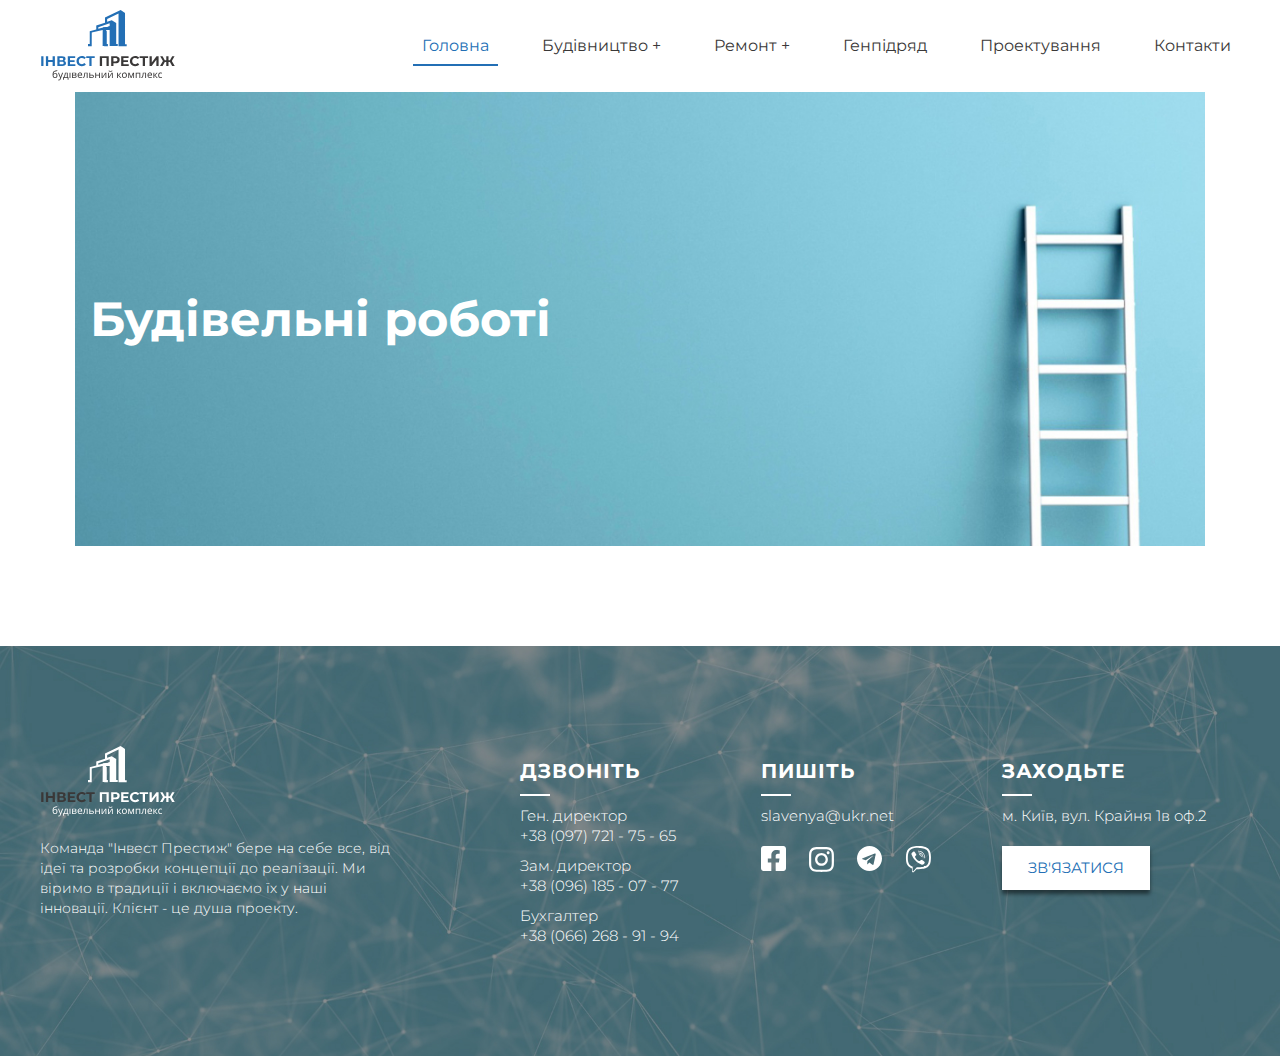
<file: page.html>
<!DOCTYPE html>
<html lang="ua">

<head>
  <meta charset="UTF-8">
  <meta http-equiv="X-UA-Compatible" content="IE=edge">
  <meta name="viewport" content="width=device-width, initial-scale=1.0">
  <title>Document</title>
<link rel="preconnect" href="https://fonts.gstatic.com">
<link href="https://fonts.googleapis.com/css2?family=Montserrat:wght@300;400;700;900&display=swap" rel="stylesheet">
  <link rel="stylesheet" href="css/style.min.css">
</head>

<body>
    <header class="header">
      <div class="container">
        <div class="header__wrapper">
          <a class="logo" href="index.html">
            <img class="logo__img" src="images/icon/logo.svg" alt="логотип">
          </a>
          <nav class="menu">
            <ul class="menu__list">
              <li class="menu__list-item ">
                <a class="menu__list-link menu__list-link--active" href="index.html">Головна</a>
              </li>
              <li class="menu__list-item">
                <a class="menu__list-link" href="bilding.html">Будівництво +</a>
                <ul class="menu__sublist">
                  <li class="menu__sublist-item">
                    <a href="bilding-houses.html" class="menu__sublist-link">Будівництво будинків</a>
                  </li>
                  <li class="menu__sublist-item">
                    <a href="bilding-cottages.html" class="menu__sublist-link">Будівництво котеджів</a>
                  </li>
                </ul>
              </li>
              <li class="menu__list-item">
                <a class="menu__list-link" href="repairs.html">Ремонт +</a>
                <ul class="menu__sublist">
                  <li class="menu__sublist-item">
                    <a href="repairs-office.html" class="menu__sublist-link">Ремонт офісів</a>
                  </li>
                  <li class="menu__sublist-item">
                    <a href="repairs-cottages.html" class="menu__sublist-link">Ремонт котеджів</a>
                  </li>
                  <li class="menu__sublist-item">
                    <a href="repairs-apartments.html" class="menu__sublist-link">Ремонт квартир</a>
                  </li>
                  <li class="menu__sublist-item">
                    <a href="repairs-shops.html" class="menu__sublist-link">Ремонт магазинів</a>
                  </li>
                  <li class="menu__sublist-item">
                    <a href="repairs-houses.html" class="menu__sublist-link">Ремонт будинків</a>
                  </li>
                </ul>
              </li>
              <li class="menu__list-item">
                <a class="menu__list-link" href="general-contract.html">Генпідряд</a>
              </li>
              <li class="menu__list-item">
                <a class="menu__list-link" href="designing.html">Проектування</a>
              </li>
              <li class="menu__list-item">
                <a class="menu__list-link" href="#footer">Контакти</a>
              </li>
            </ul>
          </nav>
        </div>
      </div>
    </header>
  <main class="main">
    <section class="top">
      <div class="top__wrapper">
        <div class="top-container" style="background-image: url('images/content/bg-page.jpg');">
          <div class="container">
            <h2 class="top-container__title">Будівельні роботі</h2>
          </div>
        </div>
      </div>
    </section>
  
  </main>


  
  <footer class="footer" id="footer" style="background-image: url('images/bg-footer1.jpg');">
    <div class="container">
      <div class="footer__wrapper">
        <div class="footer__inner">
          <img class="footer__logo-img" src="images/icon/logo-black.svg" alt="logo">
          <h6 class="footer__text">
            Команда "Інвест Престиж" бере на себе все, від ідеї та розробки концепції до реалізації. Ми віримо в традиції
            і
            включаємо їх у наші інновації. Клієнт - це душа проекту.
          </h6>
        </div>
        <div class="footer__inner-contact">
          <div class="footer__inner-item">
            <h4 class="footer__inner-title title">Дзвоніть</h4>
            <a class="footer__phone" href="tel:+380977217565"><span class="footer__inner-title__span">Ген. директор</span>
              +38 (097) 721 - 75 - 65</a>
            <a class="footer__phone" href="tel:+380961850777"><span class="footer__inner-title__span">Зам. директор</span>
              +38 (096) 185 - 07 - 77</a>
            <a class="footer__phone" href="tel:+380662689194"><span class="footer__inner-title__span">Бухгалтер</span> +38
              (066) 268 - 91 - 94</a>
          </div>
          <div class="footer__inner-item">
            <h4 class="footer__inner-title title">Пишіть</h4>
            <a class="footer__mail" href="mailto:slavenya@ukr.net">slavenya@ukr.net</a>
            <ul class="footer__inner__social-list">
              <li class="footer__inner__social-item">
                <a  class="footer__inner__social-link" href="#">
                  <img class="footer__inner__social-img" src="images/icon/facebook.svg" alt="facebook" >
                </a>
              </li>
              <li class="footer__inner__social-item">
                <a  class="footer__inner__social-link" href="#">
                  <img class="footer__inner__social-img" src="images/icon/instagram.svg" alt="instagram" >
                </a>
              </li>
              <li class="footer__inner__social-item">
                <a  class="footer__inner__social-link" href="#">
                  <img class="footer__inner__social-img" src="images/icon/telegram.svg" alt="telegram" >
                </a>
              </li>
              <li class="footer__inner__social-item">
                <a  class="footer__inner__social-link" href="#">
                  <img class="footer__inner__social-img" src="images/icon/viber.svg" alt="viber" >
                </a>
              </li>
            </ul>
          </div>
          <div class="footer__inner-item">
            <h4 class="footer__inner-title title">Заходьте</h4>
            <p class="footer__inner-item__text">
              м. Київ, вул. Крайня 1в оф.2
            </p>
            <button class="footer__inner-btn">зв'язатися</button>
          </div>
        </div>
      </div>
    </div>
  </footer>
  <script src="js/main.min.js"></script>
</body>

</html>
</file>
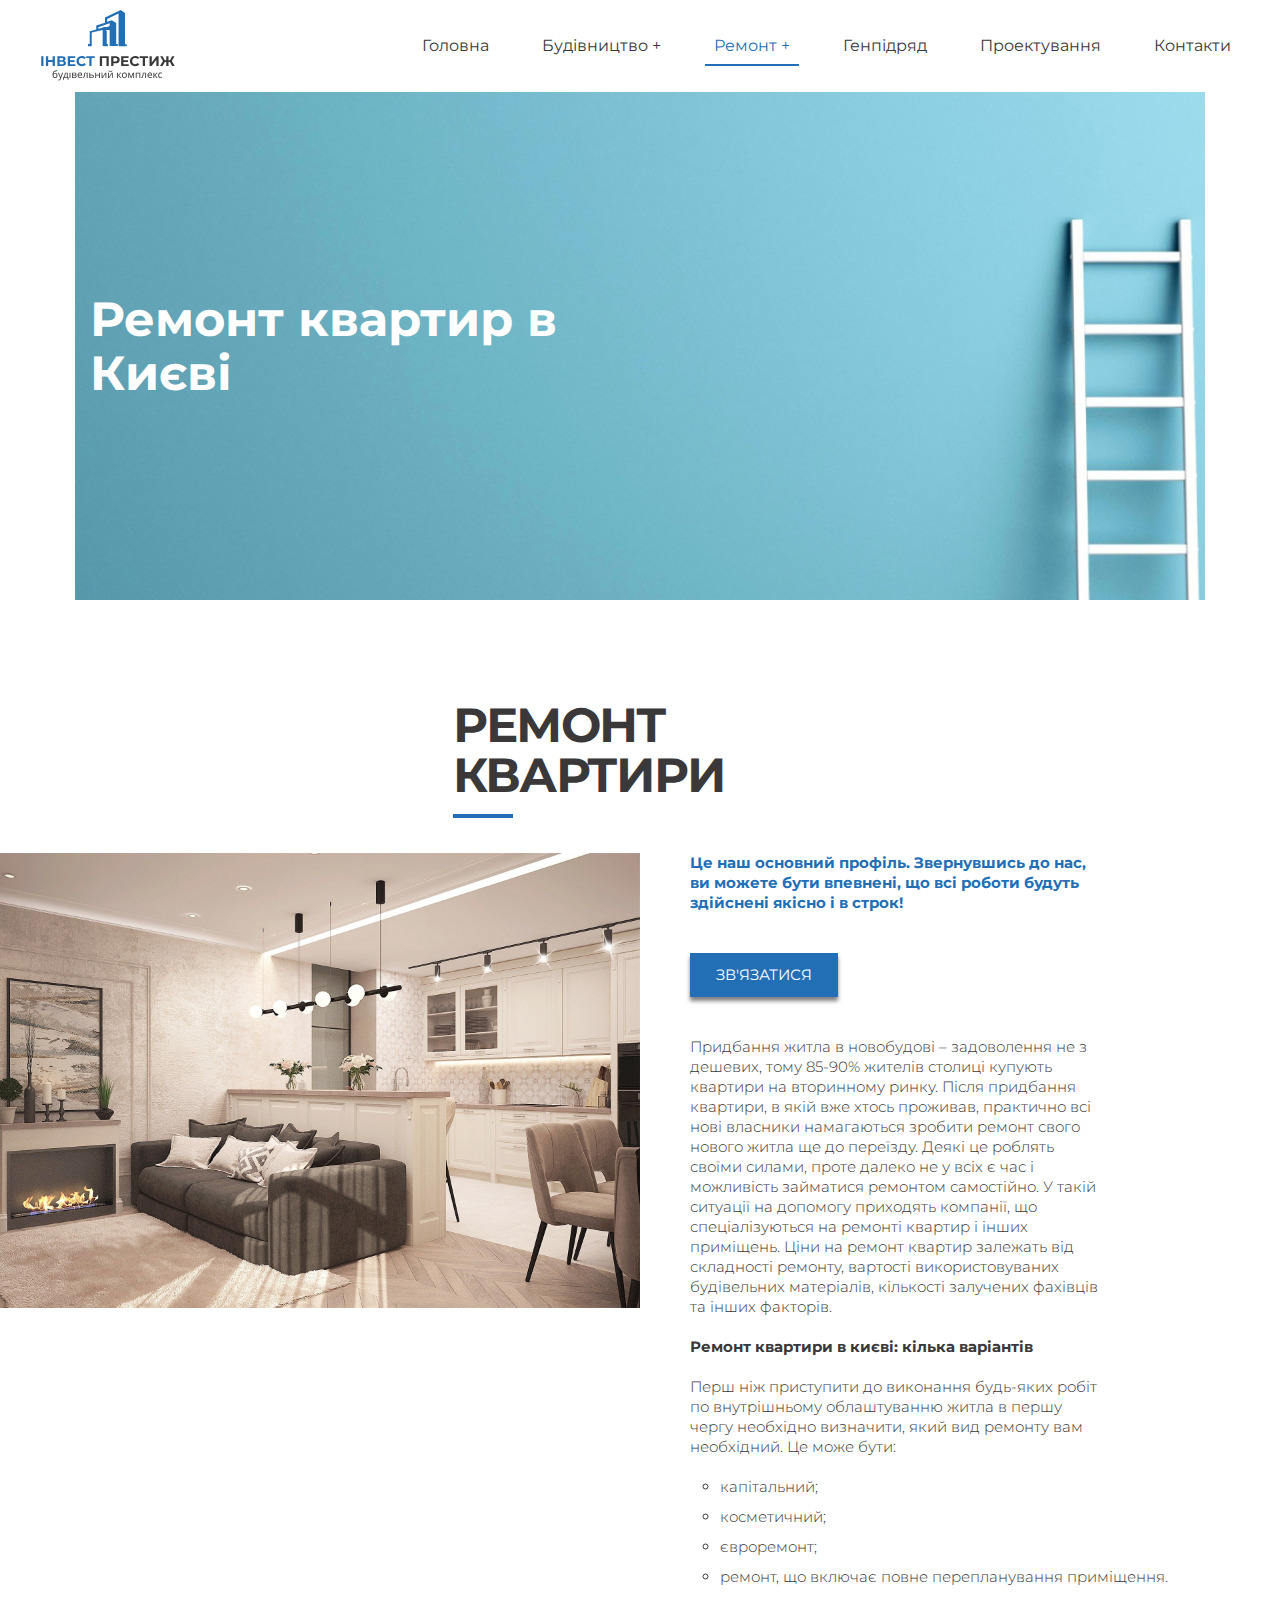
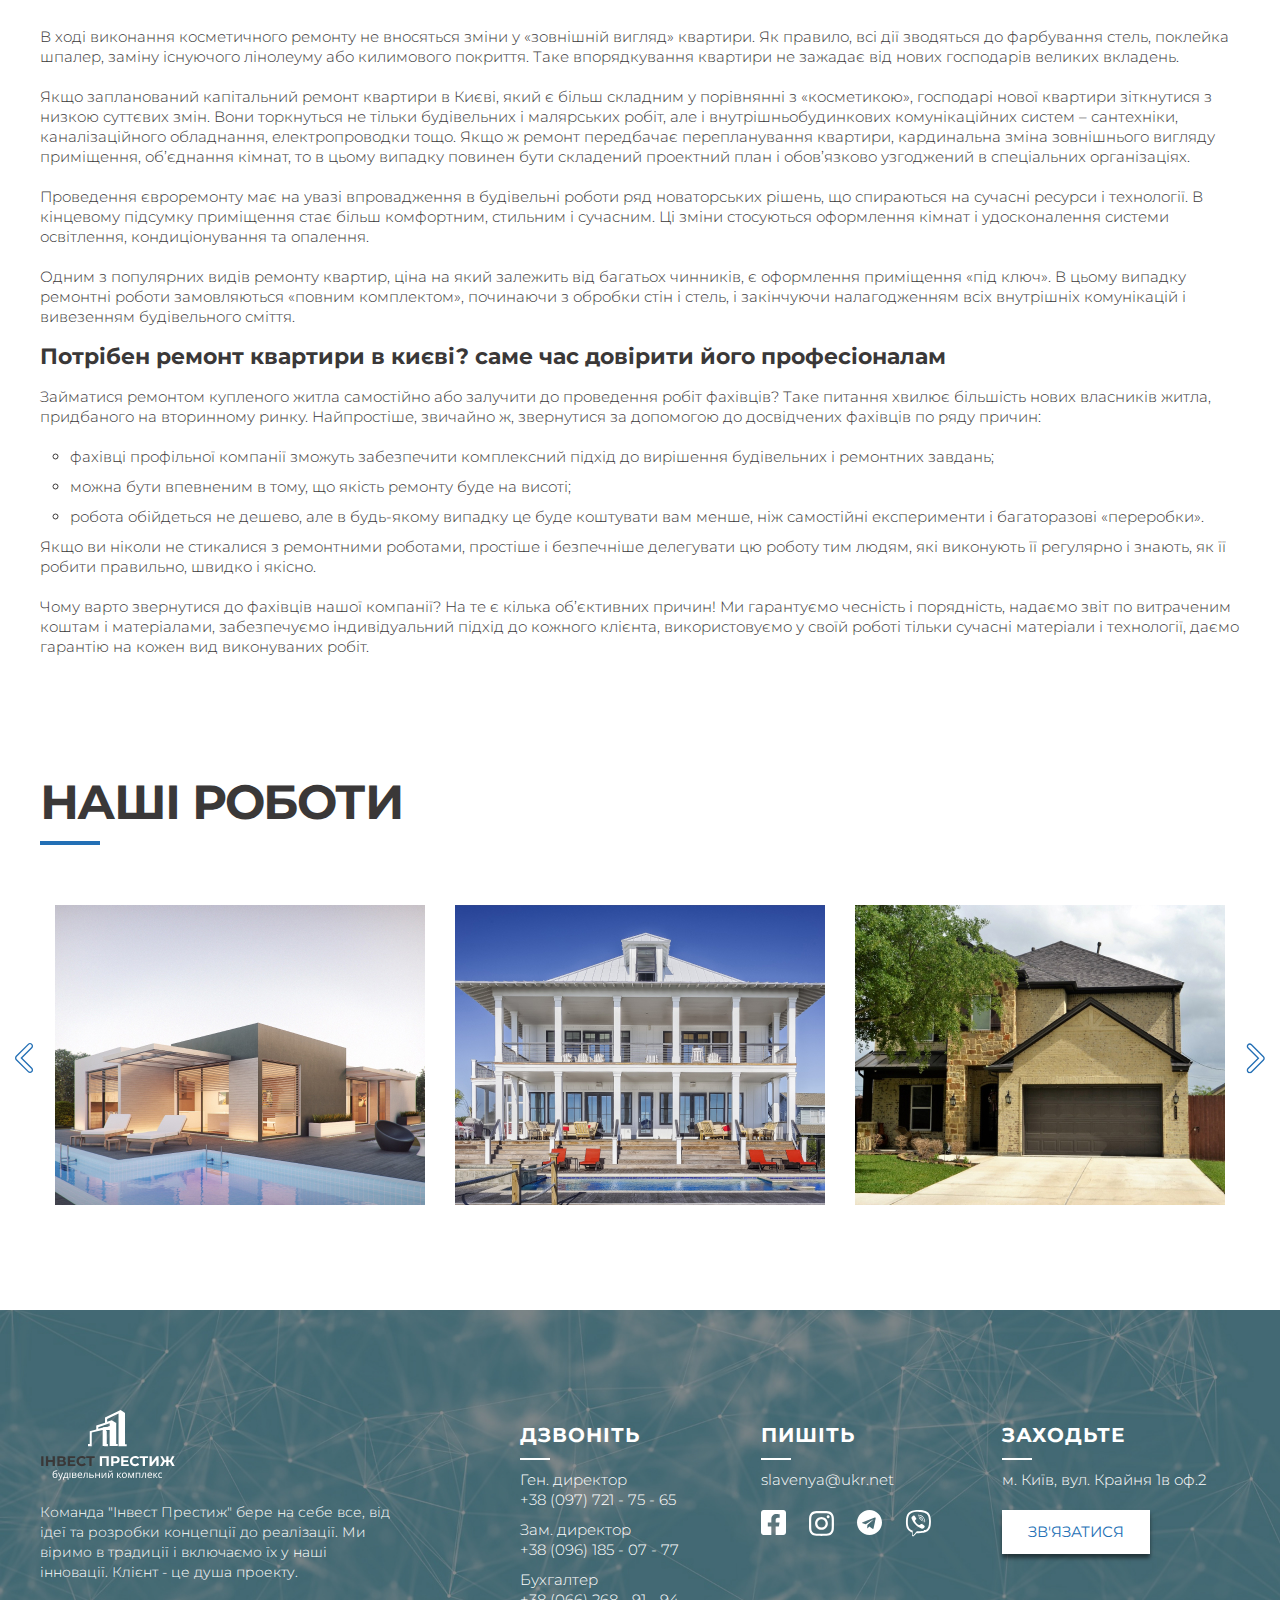
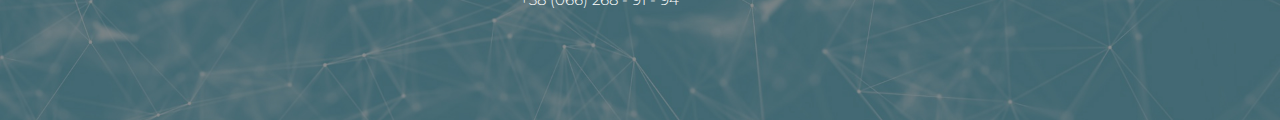
<file: repairs-apartments.html>
<!DOCTYPE html>
<html lang="ua">

<head>
  <meta charset="UTF-8">
  <meta http-equiv="X-UA-Compatible" content="IE=edge">
  <meta name="viewport" content="width=device-width, initial-scale=1.0">
  <title>Document</title>
  <link rel="preconnect" href="https://fonts.gstatic.com">
  <link href="https://fonts.googleapis.com/css2?family=Montserrat:wght@300;400;700;900&display=swap" rel="stylesheet">
  <link rel="stylesheet" href="css/style.min.css">
</head>

<body>
  <header class="header">
    <div class="container">
      <div class="header__wrapper">
        <a class="logo" href="index.html">
          <img class="logo__img" src="images/icon/logo.svg" alt="логотип">
        </a>
        <nav class="menu">
          <ul class="menu__list">
            <li class="menu__list-item ">
              <a class="menu__list-link" href="index.html">Головна</a>
            </li>
            <li class="menu__list-item">
              <a class="menu__list-link" href="bilding.html">Будівництво +</a>
              <ul class="menu__sublist">
                <li class="menu__sublist-item">
                  <a href="bilding-houses.html" class="menu__sublist-link">Будівництво будинків</a>
                </li>
                <li class="menu__sublist-item">
                  <a href="bilding-cottages.html" class="menu__sublist-link">Будівництво котеджів</a>
                </li>
              </ul>
            </li>
            <li class="menu__list-item">
              <a class="menu__list-link menu__list-link--active" href="repairs.html">Ремонт +</a>
              <ul class="menu__sublist">
                <li class="menu__sublist-item">
                  <a href="repairs-office.html" class="menu__sublist-link">Ремонт офісів</a>
                </li>
                <li class="menu__sublist-item">
                  <a href="repairs-cottages.html" class="menu__sublist-link">Ремонт котеджів</a>
                </li>
                <li class="menu__sublist-item">
                  <a href="repairs-apartments.html" class="menu__sublist-link">Ремонт квартир</a>
                </li>
                <li class="menu__sublist-item">
                  <a href="repairs-shops.html" class="menu__sublist-link">Ремонт магазинів</a>
                </li>
                <li class="menu__sublist-item">
                  <a href="repairs-houses.html" class="menu__sublist-link">Ремонт будинків</a>
                </li>
              </ul>
            </li>
            <li class="menu__list-item">
              <a class="menu__list-link" href="general-contract.html">Генпідряд</a>
            </li>
            <li class="menu__list-item">
              <a class="menu__list-link" href="designing.html">Проектування</a>
            </li>
            <li class="menu__list-item">
              <a class="menu__list-link" href="#footer">Контакти</a>
            </li>
          </ul>
        </nav>
      </div>
    </div>
  </header>
  <main class="main">
    <section class="top">
      <div class="top__wrapper">
        <div class="top-container" style="background-image: url('images/content/bg-page.jpg');">
          <div class="container">
            <h2 class="top-container__title">Ремонт квартир в Києві</h2>
          </div>
        </div>
      </div>
    </section>
    <section class="content">
      <h2 class="content__title title title-center">Ремонт квартири</h2>
      <div class="content__wrapper">
        <div class="content__inner">
          <img class="content__img" src="images/content/content__repairs-apartments.jpg" alt="інструменти">
        </div>
        <div class="content__inner-text">
          <p class="content__top-text">
            Це наш основний профіль. Звернувшись до нас, ви можете бути впевнені, що всі роботи будуть здійснені якісно
            і в строк!
          </p>
          <button class="content__text-btn">зв'язатися</button>
          <p class="content__text">
            Придбання житла в новобудові – задоволення не з дешевих, тому 85-90% жителів столиці купують квартири на
            вторинному
            ринку. Після придбання квартири, в якій вже хтось проживав, практично всі нові власники намагаються зробити
            ремонт свого
            нового житла ще до переїзду. Деякі це роблять своїми силами, проте далеко не у всіх є час і можливість
            займатися
            ремонтом самостійно. У такій ситуації на допомогу приходять компанії, що спеціалізуються на ремонті квартир
            і інших
            приміщень. Ціни на ремонт квартир залежать від складності ремонту, вартості використовуваних будівельних
            матеріалів,
            кількості залучених фахівців та інших факторів.
          </p>
          <h4 class="content__subtitle">Ремонт квартири в києві: кілька варіантів</h4>
          <p class="content__text">
            Перш ніж приступити до виконання будь-яких робіт по внутрішньому облаштуванню житла в першу чергу необхідно
            визначити,
            який вид ремонту вам необхідний. Це може бути:
          </p>
          <ul class="content__text-list">
            <li class="content__text-item">капітальний;</li>
            <li class="content__text-item">косметичний;</li>
            <li class="content__text-item">євроремонт;</li>
            <li class="content__text-item">ремонт, що включає повне перепланування приміщення.</li>

          </ul>
        </div>
      </div>
      <div class="container">
        <div class="content__text-bottom">
          <p class="content__text__bottom">
            В ході виконання косметичного ремонту не вносяться зміни у «зовнішній вигляд» квартири. Як правило, всі дії
            зводяться до
            фарбування стель, поклейка шпалер, заміну існуючого лінолеуму або килимового покриття. Таке впорядкування
            квартири не
            зажадає від нових господарів великих вкладень.
          </p>
          <p class="content__text__bottom">
            Якщо запланований капітальний ремонт квартири в Києві, який є більш складним у порівнянні з «косметикою»,
            господарі
            нової квартири зіткнутися з низкою суттєвих змін. Вони торкнуться не тільки будівельних і малярських робіт,
            але і
            внутрішньобудинкових комунікаційних систем – сантехніки, каналізаційного обладнання, електропроводки тощо.
            Якщо ж ремонт
            передбачає перепланування квартири, кардинальна зміна зовнішнього вигляду приміщення, об’єднання кімнат, то
            в цьому
            випадку повинен бути складений проектний план і обов’язково узгоджений в спеціальних організаціях.
          </p>
          <p class="content__text__bottom">
            Проведення євроремонту має на увазі впровадження в будівельні роботи ряд новаторських рішень, що спираються
            на сучасні
            ресурси і технології. В кінцевому підсумку приміщення стає більш комфортним, стильним і сучасним. Ці зміни
            стосуються
            оформлення кімнат і удосконалення системи освітлення, кондиціонування та опалення.

          </p>
          <p class="content__text__bottom">
            Одним з популярних видів ремонту квартир, ціна на який залежить від багатьох чинників, є оформлення
            приміщення «під
            ключ». В цьому випадку ремонтні роботи замовляються «повним комплектом», починаючи з обробки стін і стель, і
            закінчуючи
            налагодженням всіх внутрішніх комунікацій і вивезенням будівельного сміття.
          </p>
          <h4 class="content__text-subtitle">Потрібен ремонт квартири в києві? саме час довірити його професіоналам</h4>
          <p class="content__text__bottom">
            Займатися ремонтом купленого житла самостійно або залучити до проведення робіт фахівців? Таке питання хвилює
            більшість
            нових власників житла, придбаного на вторинному ринку. Найпростіше, звичайно ж, звернутися за допомогою до
            досвідчених
            фахівців по ряду причин:
          </p>
          <ul class="content__text-list">
            <li class="content__text-item">фахівці профільної компанії зможуть забезпечити комплексний підхід до
              вирішення будівельних і ремонтних завдань;</li>
            <li class="content__text-item">можна бути впевненим в тому, що якість ремонту буде на висоті;</li>
            <li class="content__text-item">робота обійдеться не дешево, але в будь-якому випадку це буде коштувати вам
              менше, ніж самостійні експерименти і
              багаторазові «переробки».</li>
          </ul>
          <p class="content__text__bottom">
            Якщо ви ніколи не стикалися з ремонтними роботами, простіше і безпечніше делегувати цю роботу тим людям, які
            виконують
            її регулярно і знають, як її робити правильно, швидко і якісно.
          </p>
          <p class="content__text__bottom">
            Чому варто звернутися до фахівців нашої компанії? На те є кілька об’єктивних причин! Ми гарантуємо чесність
            і
            порядність, надаємо звіт по витраченим коштам і матеріалами, забезпечуємо індивідуальний підхід до кожного
            клієнта,
            використовуємо у своїй роботі тільки сучасні матеріали і технології, даємо гарантію на кожен вид виконуваних
            робіт.
          </p>
        </div>
      </div>
    </section>
    <section class="portfolio">
      <div class="container">
        <h2 class="portfolio__title title ">Наші роботи</h2>
        <h3 class="portfolio__subtitle"></h3>
        <div class="portfolio__slider">
          <div class="portfolio__item">
            <img class="portfolio__img" src="images/slider/bilding-slider1.jpg" alt="будівництво будинку">
          </div>
          <div class="portfolio__item">
            <img class="portfolio__img" src="images/slider/bilding-slider2.jpg" alt="ремонт кімнати">
          </div>
          <div class="portfolio__item">
            <img class="portfolio__img" src="images/slider/bilding-slider3.jpg" alt="ремонт ванної кімнати">
          </div>
          <div class="portfolio__item">
            <img class="portfolio__img" src="images/slider/bilding-slider4.jpg" alt="ремонт будинку">
          </div>
          <div class="portfolio__item">
            <img class="portfolio__img" src="images/slider/bilding-slider5.jpg" alt="ремонт квартири">
          </div>
          <div class="portfolio__item">
            <img class="portfolio__img" src="images/slider/bilding-slider6.jpg" alt="ремонт спальної кімнати">
          </div>
          <div class="portfolio__item">
            <img class="portfolio__img" src="images/slider/bilding-slider7.jpg" alt="ремонт спальної кімнати">
          </div>
          <div class="portfolio__item">
            <img class="portfolio__img" src="images/slider/bilding-slider8.jpg" alt="ремонт спальної кімнати">
          </div>
          <div class="portfolio__item">
            <img class="portfolio__img" src="images/slider/bilding-slider9.jpg" alt="ремонт спальної кімнати">
          </div>
        </div>
      </div>
    </section>
  </main>



  <footer class="footer" id="footer" style="background-image: url('images/bg-footer1.jpg');">
    <div class="container">
      <div class="footer__wrapper">
        <div class="footer__inner">
          <img class="footer__logo-img" src="images/icon/logo-black.svg" alt="logo">
          <h6 class="footer__text">
            Команда "Інвест Престиж" бере на себе все, від ідеї та розробки концепції до реалізації. Ми віримо в
            традиції
            і
            включаємо їх у наші інновації. Клієнт - це душа проекту.
          </h6>
        </div>
        <div class="footer__inner-contact">
          <div class="footer__inner-item">
            <h4 class="footer__inner-title title">Дзвоніть</h4>
            <a class="footer__phone" href="tel:+380977217565"><span class="footer__inner-title__span">Ген.
                директор</span>
              +38 (097) 721 - 75 - 65</a>
            <a class="footer__phone" href="tel:+380961850777"><span class="footer__inner-title__span">Зам.
                директор</span>
              +38 (096) 185 - 07 - 77</a>
            <a class="footer__phone" href="tel:+380662689194"><span class="footer__inner-title__span">Бухгалтер</span>
              +38
              (066) 268 - 91 - 94</a>
          </div>
          <div class="footer__inner-item">
            <h4 class="footer__inner-title title">Пишіть</h4>
            <a class="footer__mail" href="mailto:slavenya@ukr.net">slavenya@ukr.net</a>
            <ul class="footer__inner__social-list">
              <li class="footer__inner__social-item">
                <a class="footer__inner__social-link" href="#">
                  <img class="footer__inner__social-img" src="images/icon/facebook.svg" alt="facebook">
                </a>
              </li>
              <li class="footer__inner__social-item">
                <a class="footer__inner__social-link" href="#">
                  <img class="footer__inner__social-img" src="images/icon/instagram.svg" alt="instagram">
                </a>
              </li>
              <li class="footer__inner__social-item">
                <a class="footer__inner__social-link" href="#">
                  <img class="footer__inner__social-img" src="images/icon/telegram.svg" alt="telegram">
                </a>
              </li>
              <li class="footer__inner__social-item">
                <a class="footer__inner__social-link" href="#">
                  <img class="footer__inner__social-img" src="images/icon/viber.svg" alt="viber">
                </a>
              </li>
            </ul>
          </div>
          <div class="footer__inner-item">
            <h4 class="footer__inner-title title">Заходьте</h4>
            <p class="footer__inner-item__text">
              м. Київ, вул. Крайня 1в оф.2
            </p>
            <button class="footer__inner-btn">зв'язатися</button>
          </div>
        </div>
      </div>
    </div>
  </footer>
  <script src="js/main.min.js"></script>
</body>

</html>
</file>
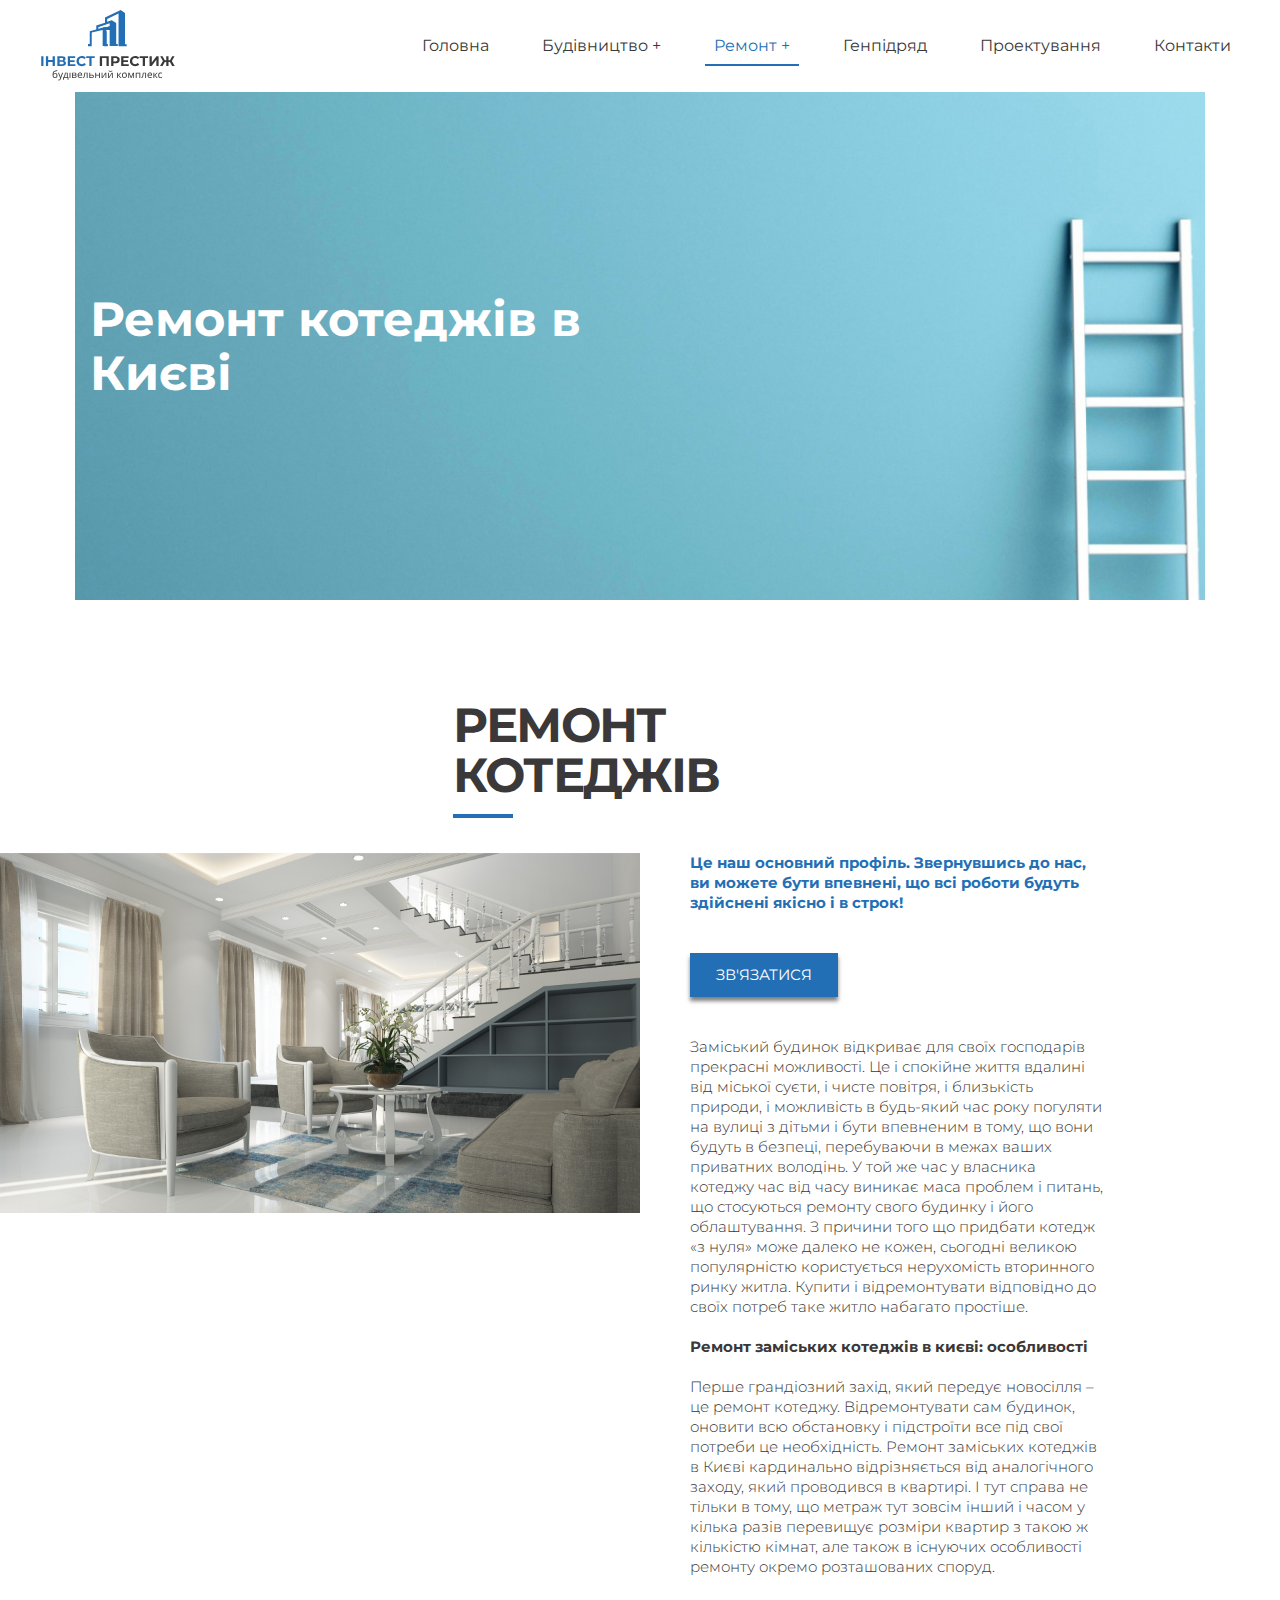
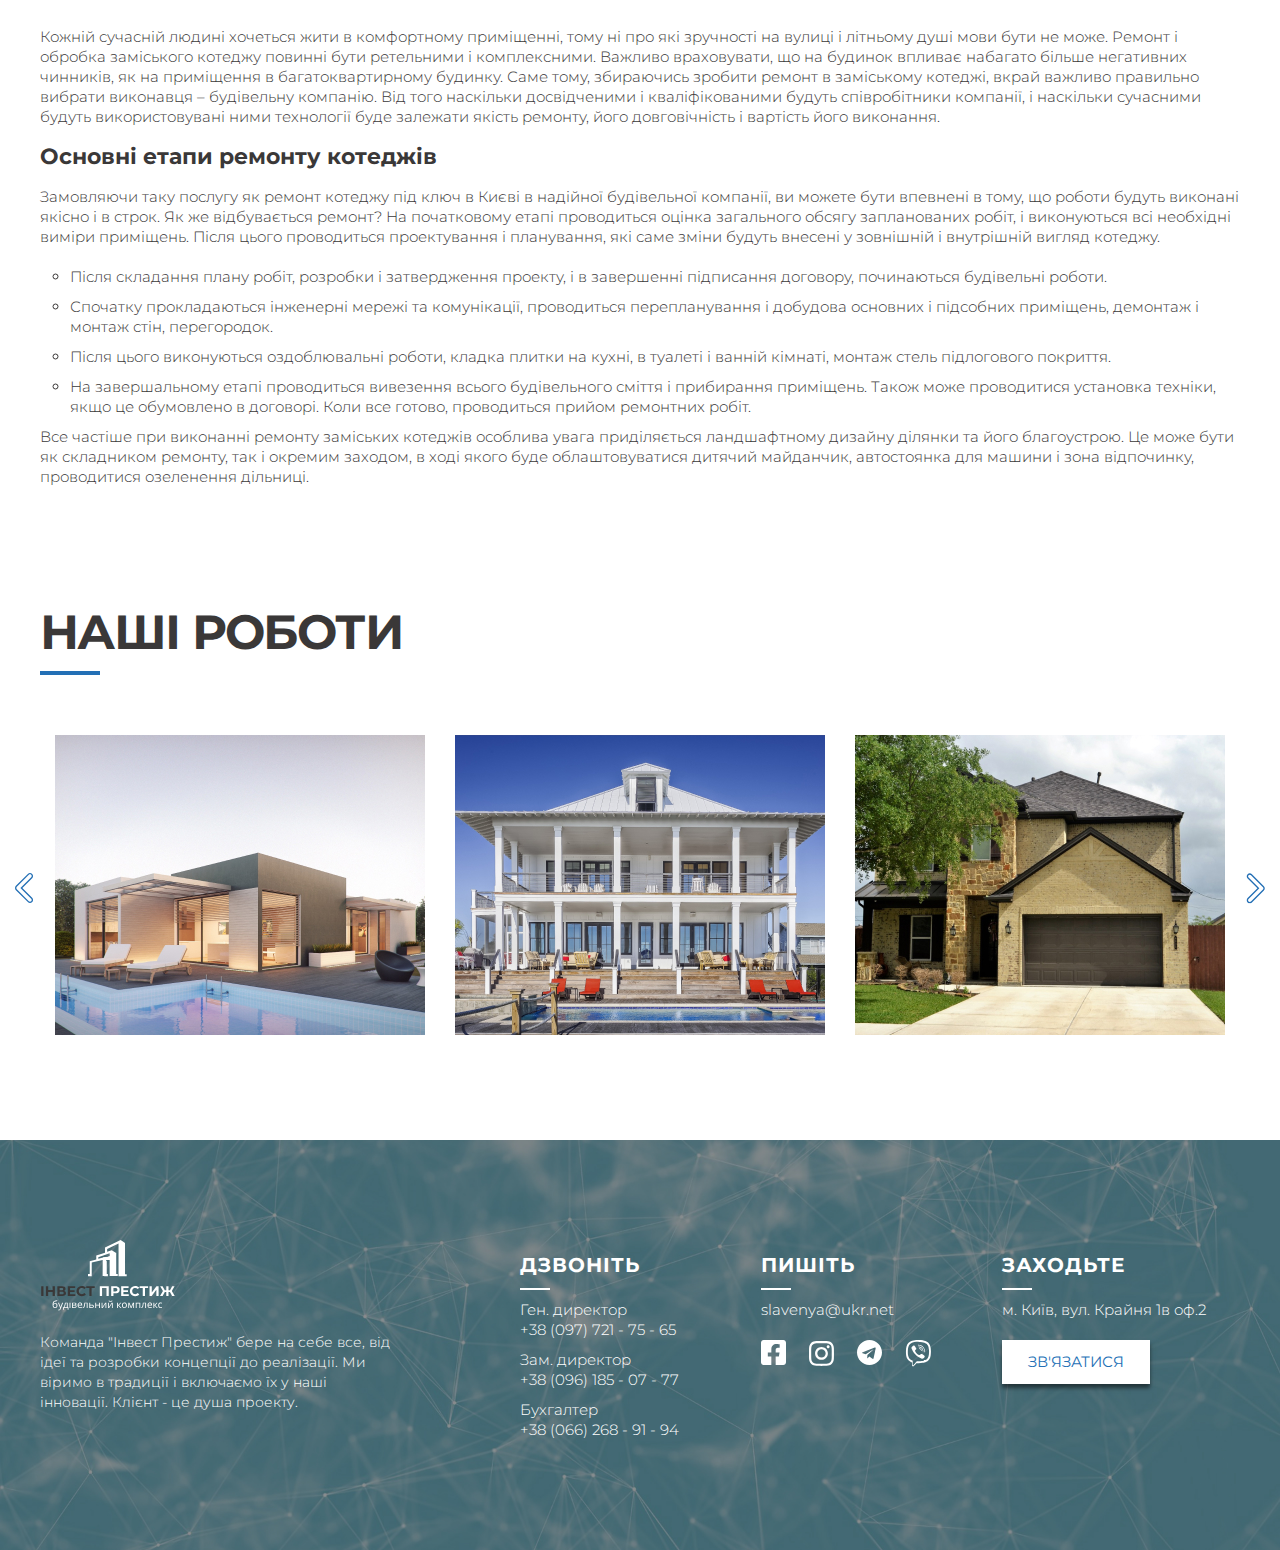
<file: repairs-cottages.html>
<!DOCTYPE html>
<html lang="ua">

<head>
  <meta charset="UTF-8">
  <meta http-equiv="X-UA-Compatible" content="IE=edge">
  <meta name="viewport" content="width=device-width, initial-scale=1.0">
  <title>Document</title>
  <link rel="preconnect" href="https://fonts.gstatic.com">
  <link href="https://fonts.googleapis.com/css2?family=Montserrat:wght@300;400;700;900&display=swap" rel="stylesheet">
  <link rel="stylesheet" href="css/style.min.css">
</head>

<body>
  <header class="header">
    <div class="container">
      <div class="header__wrapper">
        <a class="logo" href="index.html">
          <img class="logo__img" src="images/icon/logo.svg" alt="логотип">
        </a>
        <nav class="menu">
          <ul class="menu__list">
            <li class="menu__list-item ">
              <a class="menu__list-link" href="index.html">Головна</a>
            </li>
            <li class="menu__list-item">
              <a class="menu__list-link" href="bilding.html">Будівництво +</a>
              <ul class="menu__sublist">
                <li class="menu__sublist-item">
                  <a href="bilding-houses.html" class="menu__sublist-link">Будівництво будинків</a>
                </li>
                <li class="menu__sublist-item">
                  <a href="bilding-cottages.html" class="menu__sublist-link">Будівництво котеджів</a>
                </li>
              </ul>
            </li>
            <li class="menu__list-item">
              <a class="menu__list-link menu__list-link--active" href="repairs.html">Ремонт +</a>
              <ul class="menu__sublist">
                <li class="menu__sublist-item">
                  <a href="repairs-office.html" class="menu__sublist-link">Ремонт офісів</a>
                </li>
                <li class="menu__sublist-item">
                  <a href="repairs-cottages.html" class="menu__sublist-link">Ремонт котеджів</a>
                </li>
                <li class="menu__sublist-item">
                  <a href="repairs-apartments.html" class="menu__sublist-link">Ремонт квартир</a>
                </li>
                <li class="menu__sublist-item">
                  <a href="repairs-shops.html" class="menu__sublist-link">Ремонт магазинів</a>
                </li>
                <li class="menu__sublist-item">
                  <a href="repairs-houses.html" class="menu__sublist-link">Ремонт будинків</a>
                </li>
              </ul>
            </li>
            <li class="menu__list-item">
              <a class="menu__list-link" href="general-contract.html">Генпідряд</a>
            </li>
            <li class="menu__list-item">
              <a class="menu__list-link" href="designing.html">Проектування</a>
            </li>
            <li class="menu__list-item">
              <a class="menu__list-link" href="#footer">Контакти</a>
            </li>
          </ul>
        </nav>
      </div>
    </div>
  </header>
  <main class="main">
    <section class="top">
      <div class="top__wrapper">
        <div class="top-container" style="background-image: url('images/content/bg-page.jpg');">
          <div class="container">
            <h2 class="top-container__title">Ремонт котеджів в Києві</h2>
          </div>
        </div>
      </div>
    </section>
    <section class="content">
      <h2 class="content__title title title-center">Ремонт котеджів</h2>
      <div class="content__wrapper">
        <div class="content__inner">
          <img class="content__img" src="images/content/content__repairs-cottages.jpg" alt="інструменти">
        </div>
        <div class="content__inner-text">
          <p class="content__top-text">
            Це наш основний профіль. Звернувшись до нас, ви можете бути впевнені, що всі роботи будуть здійснені якісно
            і в строк!
          </p>
          <button class="content__text-btn">зв'язатися</button>
          <p class="content__text">
            Заміський будинок відкриває для своїх господарів прекрасні можливості. Це і спокійне життя вдалині від
            міської суєти, і
            чисте повітря, і близькість природи, і можливість в будь-який час року погуляти на вулиці з дітьми і бути
            впевненим в
            тому, що вони будуть в безпеці, перебуваючи в межах ваших приватних володінь. У той же час у власника
            котеджу час від
            часу виникає маса проблем і питань, що стосуються ремонту свого будинку і його облаштування. З причини того
            що придбати
            котедж «з нуля» може далеко не кожен, сьогодні великою популярністю користується нерухомість вторинного
            ринку житла.
            Купити і відремонтувати відповідно до своїх потреб таке житло набагато простіше.
          </p>
          <h4 class="content__subtitle">Ремонт заміських котеджів в києві: особливості</h4>
          <p class="content__text">
            Перше грандіозний захід, який передує новосілля – це ремонт котеджу. Відремонтувати сам будинок, оновити всю
            обстановку
            і підстроїти все під свої потреби це необхідність. Ремонт заміських котеджів в Києві кардинально
            відрізняється від
            аналогічного заходу, який проводився в квартирі. І тут справа не тільки в тому, що метраж тут зовсім інший і
            часом у
            кілька разів перевищує розміри квартир з такою ж кількістю кімнат, але також в існуючих особливості ремонту
            окремо
            розташованих споруд.
          </p>
        </div>
      </div>
      <div class="container">
        <div class="content__text-bottom">
          <p class="content__text__bottom">
            Кожній сучасній людині хочеться жити в комфортному приміщенні, тому ні про які зручності на вулиці і
            літньому душі мови
            бути не може. Ремонт і обробка заміського котеджу повинні бути ретельними і комплексними. Важливо
            враховувати, що на
            будинок впливає набагато більше негативних чинників, як на приміщення в багатоквартирному будинку. Саме
            тому, збираючись
            зробити ремонт в заміському котеджі, вкрай важливо правильно вибрати виконавця – будівельну компанію. Від
            того наскільки
            досвідченими і кваліфікованими будуть співробітники компанії, і наскільки сучасними будуть використовувані
            ними
            технології буде залежати якість ремонту, його довговічність і вартість його виконання.
          </p>
          <h4 class="content__text-subtitle">Основні етапи ремонту котеджів</h4>
          <p class="content__text__bottom">
            Замовляючи таку послугу як ремонт котеджу під ключ в Києві в надійної будівельної компанії, ви можете бути
            впевнені в
            тому, що роботи будуть виконані якісно і в строк. Як же відбувається ремонт? На початковому етапі
            проводиться оцінка
            загального обсягу запланованих робіт, і виконуються всі необхідні виміри приміщень. Після цього проводиться
            проектування
            і планування, які саме зміни будуть внесені у зовнішній і внутрішній вигляд котеджу.
          </p>

          <ul class="content__text-list">
            <li class="content__text-item">Після складання плану робіт, розробки і затвердження проекту, і в завершенні
              підписання договору, починаються будівельні
              роботи.</li>
            <li class="content__text-item">Спочатку прокладаються інженерні мережі та комунікації, проводиться
              перепланування і добудова основних і підсобних
              приміщень, демонтаж і монтаж стін, перегородок.</li>
            <li class="content__text-item">Після цього виконуються оздоблювальні роботи, кладка плитки на кухні, в
              туалеті і ванній кімнаті, монтаж стель
              підлогового покриття.</li>
            <li class="content__text-item">На завершальному етапі проводиться вивезення всього будівельного сміття і
              прибирання приміщень. Також може проводитися
              установка техніки, якщо це обумовлено в договорі. Коли все готово, проводиться прийом ремонтних робіт.
            </li>

          </ul>
          <p class="content__text__bottom">
            Все частіше при виконанні ремонту заміських котеджів особлива увага приділяється ландшафтному дизайну
            ділянки та його
            благоустрою. Це може бути як складником ремонту, так і окремим заходом, в ході якого буде облаштовуватися
            дитячий
            майданчик, автостоянка для машини і зона відпочинку, проводитися озеленення дільниці.
          </p>
        </div>
      </div>
    </section>
    <section class="portfolio">
      <div class="container">
        <h2 class="portfolio__title title ">Наші роботи</h2>
        <h3 class="portfolio__subtitle"></h3>
        <div class="portfolio__slider">
          <div class="portfolio__item">
            <img class="portfolio__img" src="images/slider/bilding-slider1.jpg" alt="будівництво будинку">
          </div>
          <div class="portfolio__item">
            <img class="portfolio__img" src="images/slider/bilding-slider2.jpg" alt="ремонт кімнати">
          </div>
          <div class="portfolio__item">
            <img class="portfolio__img" src="images/slider/bilding-slider3.jpg" alt="ремонт ванної кімнати">
          </div>
          <div class="portfolio__item">
            <img class="portfolio__img" src="images/slider/bilding-slider4.jpg" alt="ремонт будинку">
          </div>
          <div class="portfolio__item">
            <img class="portfolio__img" src="images/slider/bilding-slider5.jpg" alt="ремонт квартири">
          </div>
          <div class="portfolio__item">
            <img class="portfolio__img" src="images/slider/bilding-slider6.jpg" alt="ремонт спальної кімнати">
          </div>
          <div class="portfolio__item">
            <img class="portfolio__img" src="images/slider/bilding-slider7.jpg" alt="ремонт спальної кімнати">
          </div>
          <div class="portfolio__item">
            <img class="portfolio__img" src="images/slider/bilding-slider8.jpg" alt="ремонт спальної кімнати">
          </div>
          <div class="portfolio__item">
            <img class="portfolio__img" src="images/slider/bilding-slider9.jpg" alt="ремонт спальної кімнати">
          </div>
        </div>
      </div>
    </section>
  </main>



  <footer class="footer" id="footer" style="background-image: url('images/bg-footer1.jpg');">
    <div class="container">
      <div class="footer__wrapper">
        <div class="footer__inner">
          <img class="footer__logo-img" src="images/icon/logo-black.svg" alt="logo">
          <h6 class="footer__text">
            Команда "Інвест Престиж" бере на себе все, від ідеї та розробки концепції до реалізації. Ми віримо в
            традиції
            і
            включаємо їх у наші інновації. Клієнт - це душа проекту.
          </h6>
        </div>
        <div class="footer__inner-contact">
          <div class="footer__inner-item">
            <h4 class="footer__inner-title title">Дзвоніть</h4>
            <a class="footer__phone" href="tel:+380977217565"><span class="footer__inner-title__span">Ген.
                директор</span>
              +38 (097) 721 - 75 - 65</a>
            <a class="footer__phone" href="tel:+380961850777"><span class="footer__inner-title__span">Зам.
                директор</span>
              +38 (096) 185 - 07 - 77</a>
            <a class="footer__phone" href="tel:+380662689194"><span class="footer__inner-title__span">Бухгалтер</span>
              +38
              (066) 268 - 91 - 94</a>
          </div>
          <div class="footer__inner-item">
            <h4 class="footer__inner-title title">Пишіть</h4>
            <a class="footer__mail" href="mailto:slavenya@ukr.net">slavenya@ukr.net</a>
            <ul class="footer__inner__social-list">
              <li class="footer__inner__social-item">
                <a class="footer__inner__social-link" href="#">
                  <img class="footer__inner__social-img" src="images/icon/facebook.svg" alt="facebook">
                </a>
              </li>
              <li class="footer__inner__social-item">
                <a class="footer__inner__social-link" href="#">
                  <img class="footer__inner__social-img" src="images/icon/instagram.svg" alt="instagram">
                </a>
              </li>
              <li class="footer__inner__social-item">
                <a class="footer__inner__social-link" href="#">
                  <img class="footer__inner__social-img" src="images/icon/telegram.svg" alt="telegram">
                </a>
              </li>
              <li class="footer__inner__social-item">
                <a class="footer__inner__social-link" href="#">
                  <img class="footer__inner__social-img" src="images/icon/viber.svg" alt="viber">
                </a>
              </li>
            </ul>
          </div>
          <div class="footer__inner-item">
            <h4 class="footer__inner-title title">Заходьте</h4>
            <p class="footer__inner-item__text">
              м. Київ, вул. Крайня 1в оф.2
            </p>
            <button class="footer__inner-btn">зв'язатися</button>
          </div>
        </div>
      </div>
    </div>
  </footer>
  <script src="js/main.min.js"></script>
</body>

</html>
</file>
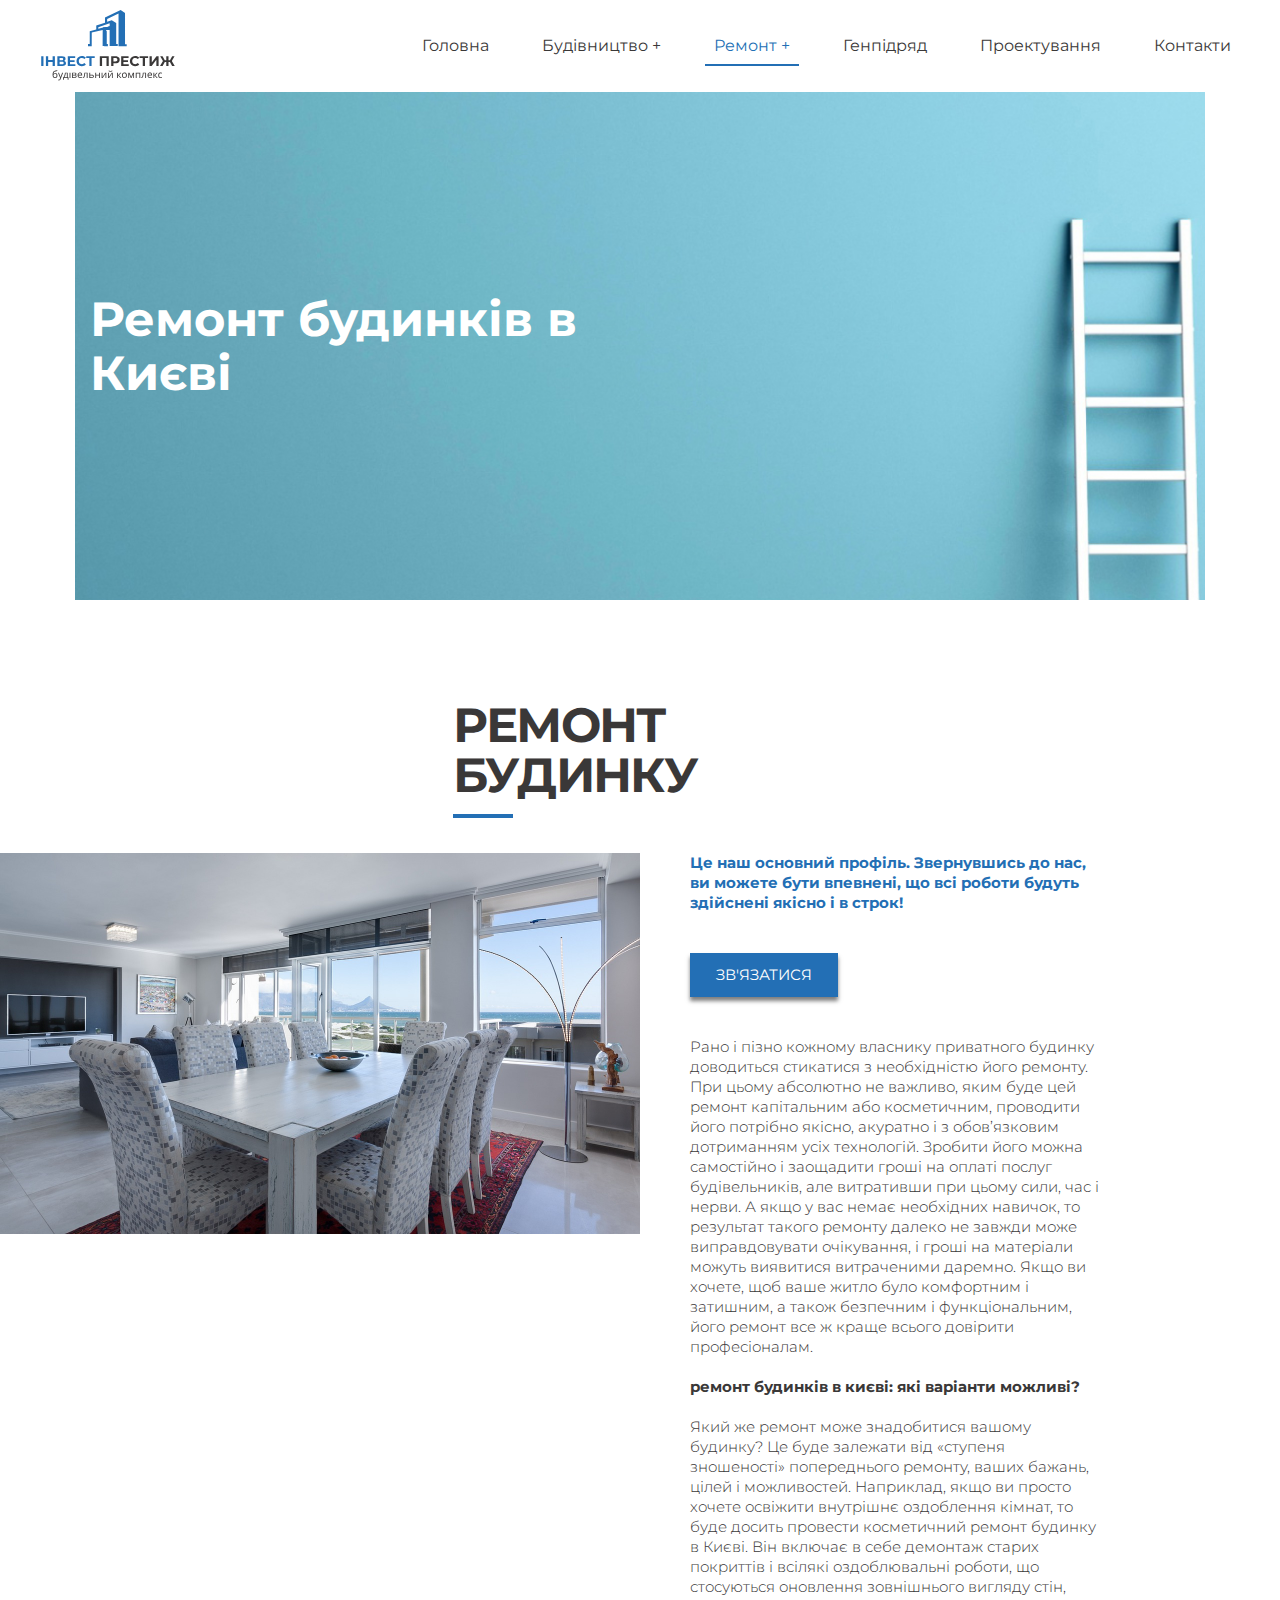
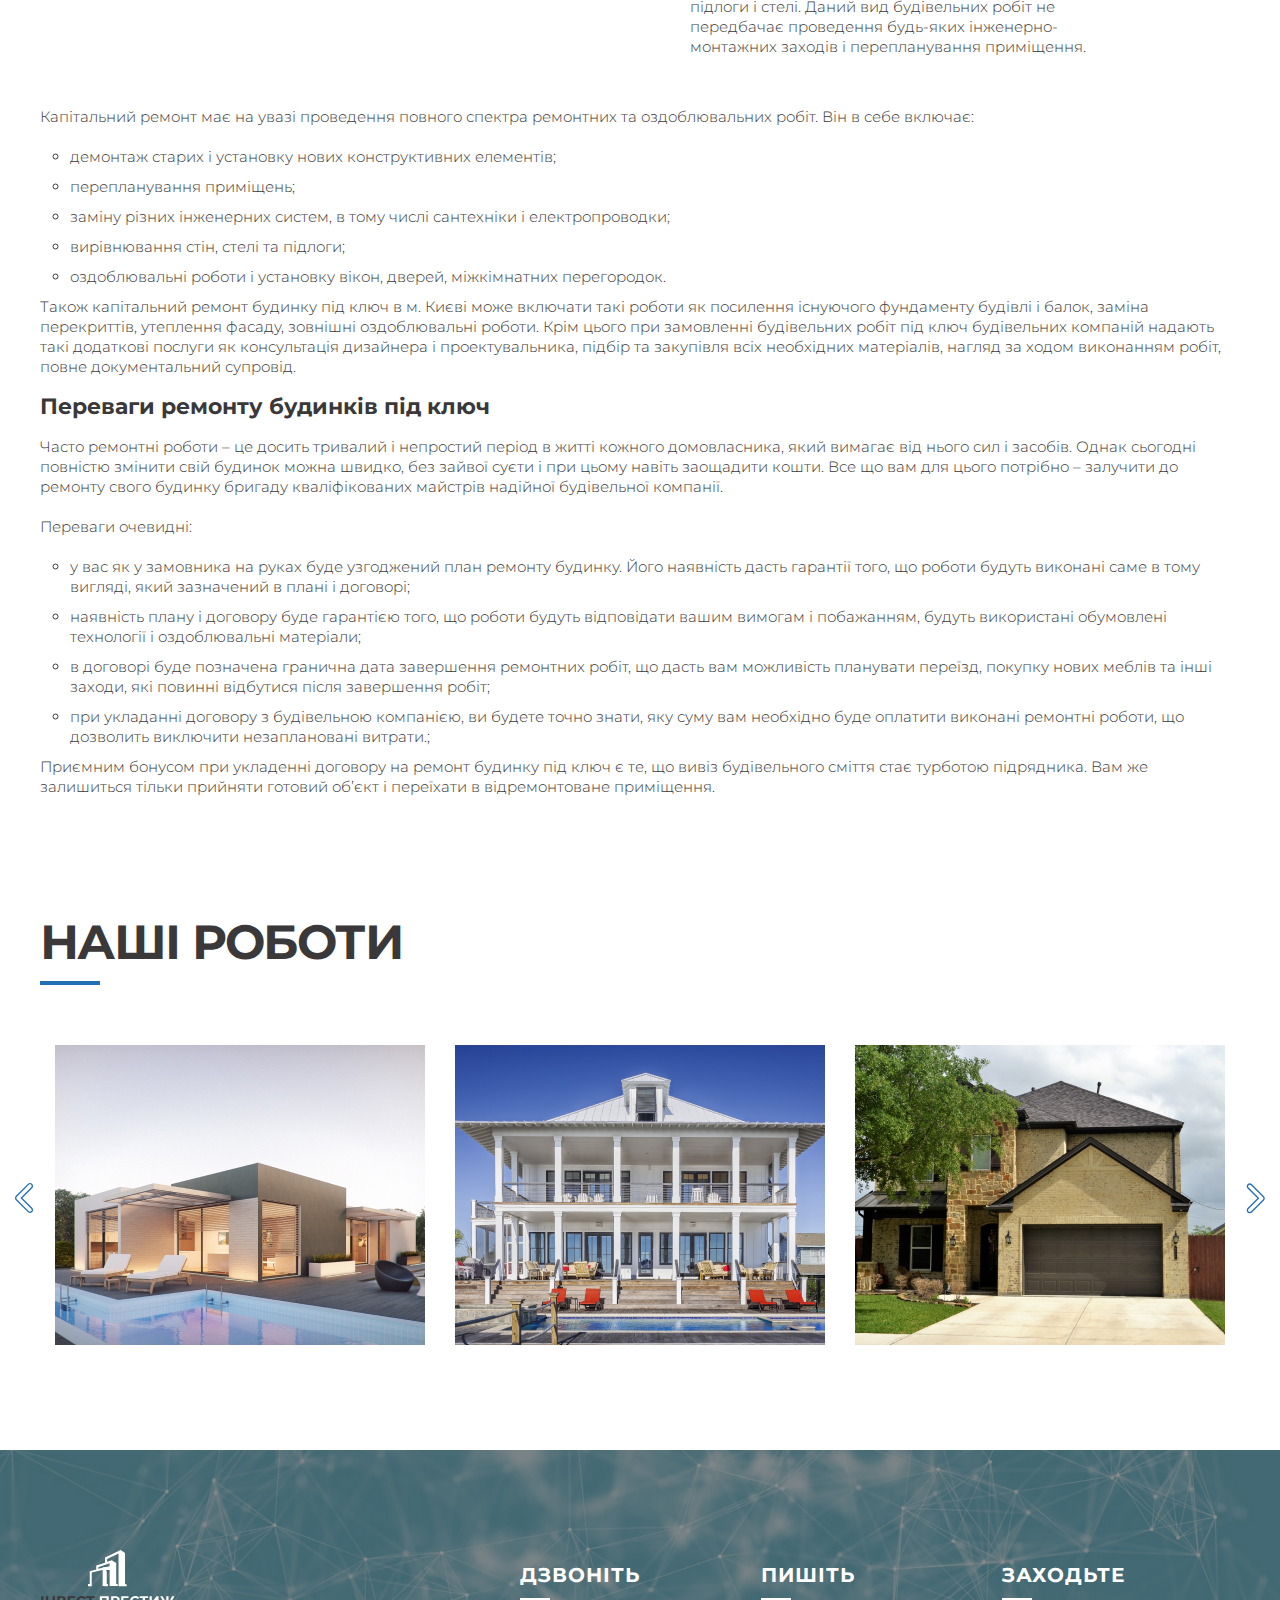
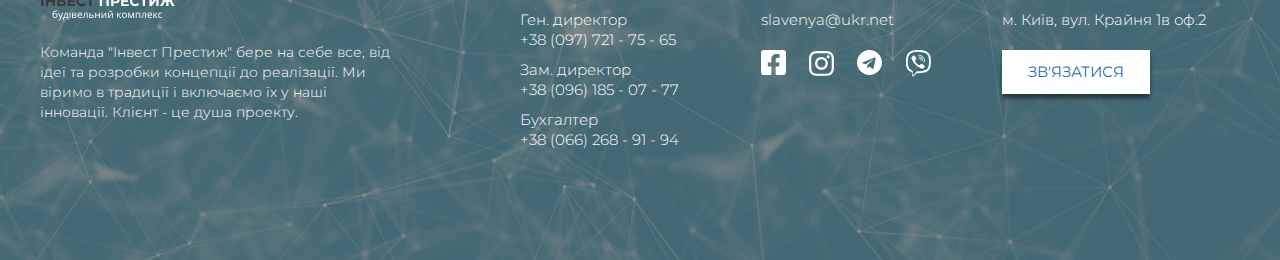
<file: repairs-houses.html>
<!DOCTYPE html>
<html lang="ua">

<head>
  <meta charset="UTF-8">
  <meta http-equiv="X-UA-Compatible" content="IE=edge">
  <meta name="viewport" content="width=device-width, initial-scale=1.0">
  <title>Document</title>
  <link rel="preconnect" href="https://fonts.gstatic.com">
  <link href="https://fonts.googleapis.com/css2?family=Montserrat:wght@300;400;700;900&display=swap" rel="stylesheet">
  <link rel="stylesheet" href="css/style.min.css">
</head>

<body>
  <header class="header">
    <div class="container">
      <div class="header__wrapper">
        <a class="logo" href="index.html">
          <img class="logo__img" src="images/icon/logo.svg" alt="логотип">
        </a>
        <nav class="menu">
          <ul class="menu__list">
            <li class="menu__list-item ">
              <a class="menu__list-link" href="index.html">Головна</a>
            </li>
            <li class="menu__list-item">
              <a class="menu__list-link" href="bilding.html">Будівництво +</a>
              <ul class="menu__sublist">
                <li class="menu__sublist-item">
                  <a href="bilding-houses.html" class="menu__sublist-link">Будівництво будинків</a>
                </li>
                <li class="menu__sublist-item">
                  <a href="bilding-cottages.html" class="menu__sublist-link">Будівництво котеджів</a>
                </li>
              </ul>
            </li>
            <li class="menu__list-item">
              <a class="menu__list-link menu__list-link--active" href="repairs.html">Ремонт +</a>
              <ul class="menu__sublist">
                <li class="menu__sublist-item">
                  <a href="repairs-office.html" class="menu__sublist-link">Ремонт офісів</a>
                </li>
                <li class="menu__sublist-item">
                  <a href="repairs-cottages.html" class="menu__sublist-link">Ремонт котеджів</a>
                </li>
                <li class="menu__sublist-item">
                  <a href="repairs-apartments.html" class="menu__sublist-link">Ремонт квартир</a>
                </li>
                <li class="menu__sublist-item">
                  <a href="repairs-shops.html" class="menu__sublist-link">Ремонт магазинів</a>
                </li>
                <li class="menu__sublist-item">
                  <a href="repairs-houses.html" class="menu__sublist-link">Ремонт будинків</a>
                </li>
              </ul>
            </li>
            <li class="menu__list-item">
              <a class="menu__list-link" href="general-contract.html">Генпідряд</a>
            </li>
            <li class="menu__list-item">
              <a class="menu__list-link" href="designing.html">Проектування</a>
            </li>
            <li class="menu__list-item">
              <a class="menu__list-link" href="#footer">Контакти</a>
            </li>
          </ul>
        </nav>
      </div>
    </div>
  </header>
  <main class="main">
    <section class="top">
      <div class="top__wrapper">
        <div class="top-container" style="background-image: url('images/content/bg-page.jpg');">
          <div class="container">
            <h2 class="top-container__title">Ремонт будинків в Києві</h2>
          </div>
        </div>
      </div>
    </section>
    <section class="content">
      <h2 class="content__title title title-center">Ремонт будинку</h2>
      <div class="content__wrapper">
        <div class="content__inner">
          <img class="content__img" src="images/content/content__repairs-hourses.jpg" alt="інструменти">
        </div>
        <div class="content__inner-text">
          <p class="content__top-text">
            Це наш основний профіль. Звернувшись до нас, ви можете бути впевнені, що всі роботи будуть здійснені якісно
            і в строк!
          </p>
          <button class="content__text-btn">зв'язатися</button>
          <p class="content__text">
            Рано і пізно кожному власнику приватного будинку доводиться стикатися з необхідністю його ремонту. При цьому
            абсолютно
            не важливо, яким буде цей ремонт капітальним або косметичним, проводити його потрібно якісно, ​​акуратно і з
            обов’язковим дотриманням усіх технологій. Зробити його можна самостійно і заощадити гроші на оплаті послуг
            будівельників, але витративши при цьому сили, час і нерви. А якщо у вас немає необхідних навичок, то
            результат такого
            ремонту далеко не завжди може виправдовувати очікування, і гроші на матеріали можуть виявитися витраченими
            даремно. Якщо
            ви хочете, щоб ваше житло було комфортним і затишним, а також безпечним і функціональним, його ремонт все ж
            краще всього
            довірити професіоналам.
          </p>
          <h4 class="content__subtitle">ремонт будинків в києві: які варіанти можливі?</h4>
          <p class="content__text">
            Який же ремонт може знадобитися вашому будинку? Це буде залежати від «ступеня зношеності» попереднього
            ремонту, ваших
            бажань, цілей і можливостей. Наприклад, якщо ви просто хочете освіжити внутрішнє оздоблення кімнат, то буде
            досить
            провести косметичний ремонт будинку в Києві. Він включає в себе демонтаж старих покриттів і всілякі
            оздоблювальні
            роботи, що стосуються оновлення зовнішнього вигляду стін, підлоги і стелі. Даний вид будівельних робіт не
            передбачає
            проведення будь-яких інженерно-монтажних заходів і перепланування приміщення.
          </p>
        </div>
      </div>
      <div class="container">
        <div class="content__text-bottom">
          <p class="content__text__bottom">
            Капітальний ремонт має на увазі проведення повного спектра ремонтних та оздоблювальних робіт. Він в себе
            включає:
          </p>
          <ul class="content__text-list">
            <li class="content__text-item">демонтаж старих і установку нових конструктивних елементів;</li>
            <li class="content__text-item">перепланування приміщень;</li>
            <li class="content__text-item">заміну різних інженерних систем, в тому числі сантехніки і електропроводки;
            </li>
            <li class="content__text-item">вирівнювання стін, стелі та підлоги;</li>
            <li class="content__text-item">оздоблювальні роботи і установку вікон, дверей, міжкімнатних перегородок.
            </li>

          </ul>
          <p class="content__text__bottom">
            Також капітальний ремонт будинку під ключ в м. Києві може включати такі роботи як посилення існуючого
            фундаменту будівлі
            і балок, заміна перекриттів, утеплення фасаду, зовнішні оздоблювальні роботи. Крім цього при замовленні
            будівельних
            робіт під ключ будівельних компаній надають такі додаткові послуги як консультація дизайнера і
            проектувальника, підбір
            та закупівля всіх необхідних матеріалів, нагляд за ходом виконанням робіт, повне документальний супровід.
          </p>

          <h3 class="content__text-subtitle">Переваги ремонту будинків під ключ</h3>
          <p class="content__text__bottom">
            Часто ремонтні роботи – це досить тривалий і непростий період в житті кожного домовласника, який вимагає від
            нього сил і
            засобів. Однак сьогодні повністю змінити свій будинок можна швидко, без зайвої суєти і при цьому навіть
            заощадити кошти.
            Все що вам для цього потрібно – залучити до ремонту свого будинку бригаду кваліфікованих майстрів надійної
            будівельної
            компанії.
          </p>
          <p class="content__text__bottom">
            Переваги очевидні:
          </p>

          <ul class="content__text-list">
            <li class="content__text-item">у вас як у замовника на руках буде узгоджений план ремонту будинку. Його наявність дасть гарантії того, що роботи будуть
            виконані саме в тому вигляді, який зазначений в плані і договорі;</li>
            <li class="content__text-item">наявність плану і договору буде гарантією того, що роботи будуть відповідати вашим вимогам і побажанням, будуть
            використані обумовлені технології і оздоблювальні матеріали;</li>
            <li class="content__text-item">в договорі буде позначена гранична дата завершення ремонтних робіт, що дасть вам можливість планувати переїзд, покупку
            нових меблів та інші заходи, які повинні відбутися після завершення робіт;</li>
            <li class="content__text-item">при укладанні договору з будівельною компанією, ви будете точно знати, яку суму вам необхідно буде оплатити виконані
            ремонтні роботи, що дозволить виключити незаплановані витрати.;</li>
          </ul>
          <p class="content__text__bottom">
          Приємним бонусом при укладенні договору на ремонт будинку під ключ є те, що вивіз будівельного сміття стає турботою
          підрядника. Вам же залишиться тільки прийняти готовий об’єкт і переїхати в відремонтоване приміщення.
          </p>
        </div>
      </div>
    </section>
    <section class="portfolio">
      <div class="container">
        <h2 class="portfolio__title title ">Наші роботи</h2>
        <h3 class="portfolio__subtitle"></h3>
        <div class="portfolio__slider">
          <div class="portfolio__item">
            <img class="portfolio__img" src="images/slider/bilding-slider1.jpg" alt="будівництво будинку">
          </div>
          <div class="portfolio__item">
            <img class="portfolio__img" src="images/slider/bilding-slider2.jpg" alt="ремонт кімнати">
          </div>
          <div class="portfolio__item">
            <img class="portfolio__img" src="images/slider/bilding-slider3.jpg" alt="ремонт ванної кімнати">
          </div>
          <div class="portfolio__item">
            <img class="portfolio__img" src="images/slider/bilding-slider4.jpg" alt="ремонт будинку">
          </div>
          <div class="portfolio__item">
            <img class="portfolio__img" src="images/slider/bilding-slider5.jpg" alt="ремонт квартири">
          </div>
          <div class="portfolio__item">
            <img class="portfolio__img" src="images/slider/bilding-slider6.jpg" alt="ремонт спальної кімнати">
          </div>
          <div class="portfolio__item">
            <img class="portfolio__img" src="images/slider/bilding-slider7.jpg" alt="ремонт спальної кімнати">
          </div>
          <div class="portfolio__item">
            <img class="portfolio__img" src="images/slider/bilding-slider8.jpg" alt="ремонт спальної кімнати">
          </div>
          <div class="portfolio__item">
            <img class="portfolio__img" src="images/slider/bilding-slider9.jpg" alt="ремонт спальної кімнати">
          </div>
        </div>
      </div>
    </section>
  </main>



  <footer class="footer" id="footer" style="background-image: url('images/bg-footer1.jpg');">
    <div class="container">
      <div class="footer__wrapper">
        <div class="footer__inner">
          <img class="footer__logo-img" src="images/icon/logo-black.svg" alt="logo">
          <h6 class="footer__text">
            Команда "Інвест Престиж" бере на себе все, від ідеї та розробки концепції до реалізації. Ми віримо в
            традиції
            і
            включаємо їх у наші інновації. Клієнт - це душа проекту.
          </h6>
        </div>
        <div class="footer__inner-contact">
          <div class="footer__inner-item">
            <h4 class="footer__inner-title title">Дзвоніть</h4>
            <a class="footer__phone" href="tel:+380977217565"><span class="footer__inner-title__span">Ген.
                директор</span>
              +38 (097) 721 - 75 - 65</a>
            <a class="footer__phone" href="tel:+380961850777"><span class="footer__inner-title__span">Зам.
                директор</span>
              +38 (096) 185 - 07 - 77</a>
            <a class="footer__phone" href="tel:+380662689194"><span class="footer__inner-title__span">Бухгалтер</span>
              +38
              (066) 268 - 91 - 94</a>
          </div>
          <div class="footer__inner-item">
            <h4 class="footer__inner-title title">Пишіть</h4>
            <a class="footer__mail" href="mailto:slavenya@ukr.net">slavenya@ukr.net</a>
            <ul class="footer__inner__social-list">
              <li class="footer__inner__social-item">
                <a class="footer__inner__social-link" href="#">
                  <img class="footer__inner__social-img" src="images/icon/facebook.svg" alt="facebook">
                </a>
              </li>
              <li class="footer__inner__social-item">
                <a class="footer__inner__social-link" href="#">
                  <img class="footer__inner__social-img" src="images/icon/instagram.svg" alt="instagram">
                </a>
              </li>
              <li class="footer__inner__social-item">
                <a class="footer__inner__social-link" href="#">
                  <img class="footer__inner__social-img" src="images/icon/telegram.svg" alt="telegram">
                </a>
              </li>
              <li class="footer__inner__social-item">
                <a class="footer__inner__social-link" href="#">
                  <img class="footer__inner__social-img" src="images/icon/viber.svg" alt="viber">
                </a>
              </li>
            </ul>
          </div>
          <div class="footer__inner-item">
            <h4 class="footer__inner-title title">Заходьте</h4>
            <p class="footer__inner-item__text">
              м. Київ, вул. Крайня 1в оф.2
            </p>
            <button class="footer__inner-btn">зв'язатися</button>
          </div>
        </div>
      </div>
    </div>
  </footer>
  <script src="js/main.min.js"></script>
</body>

</html>
</file>
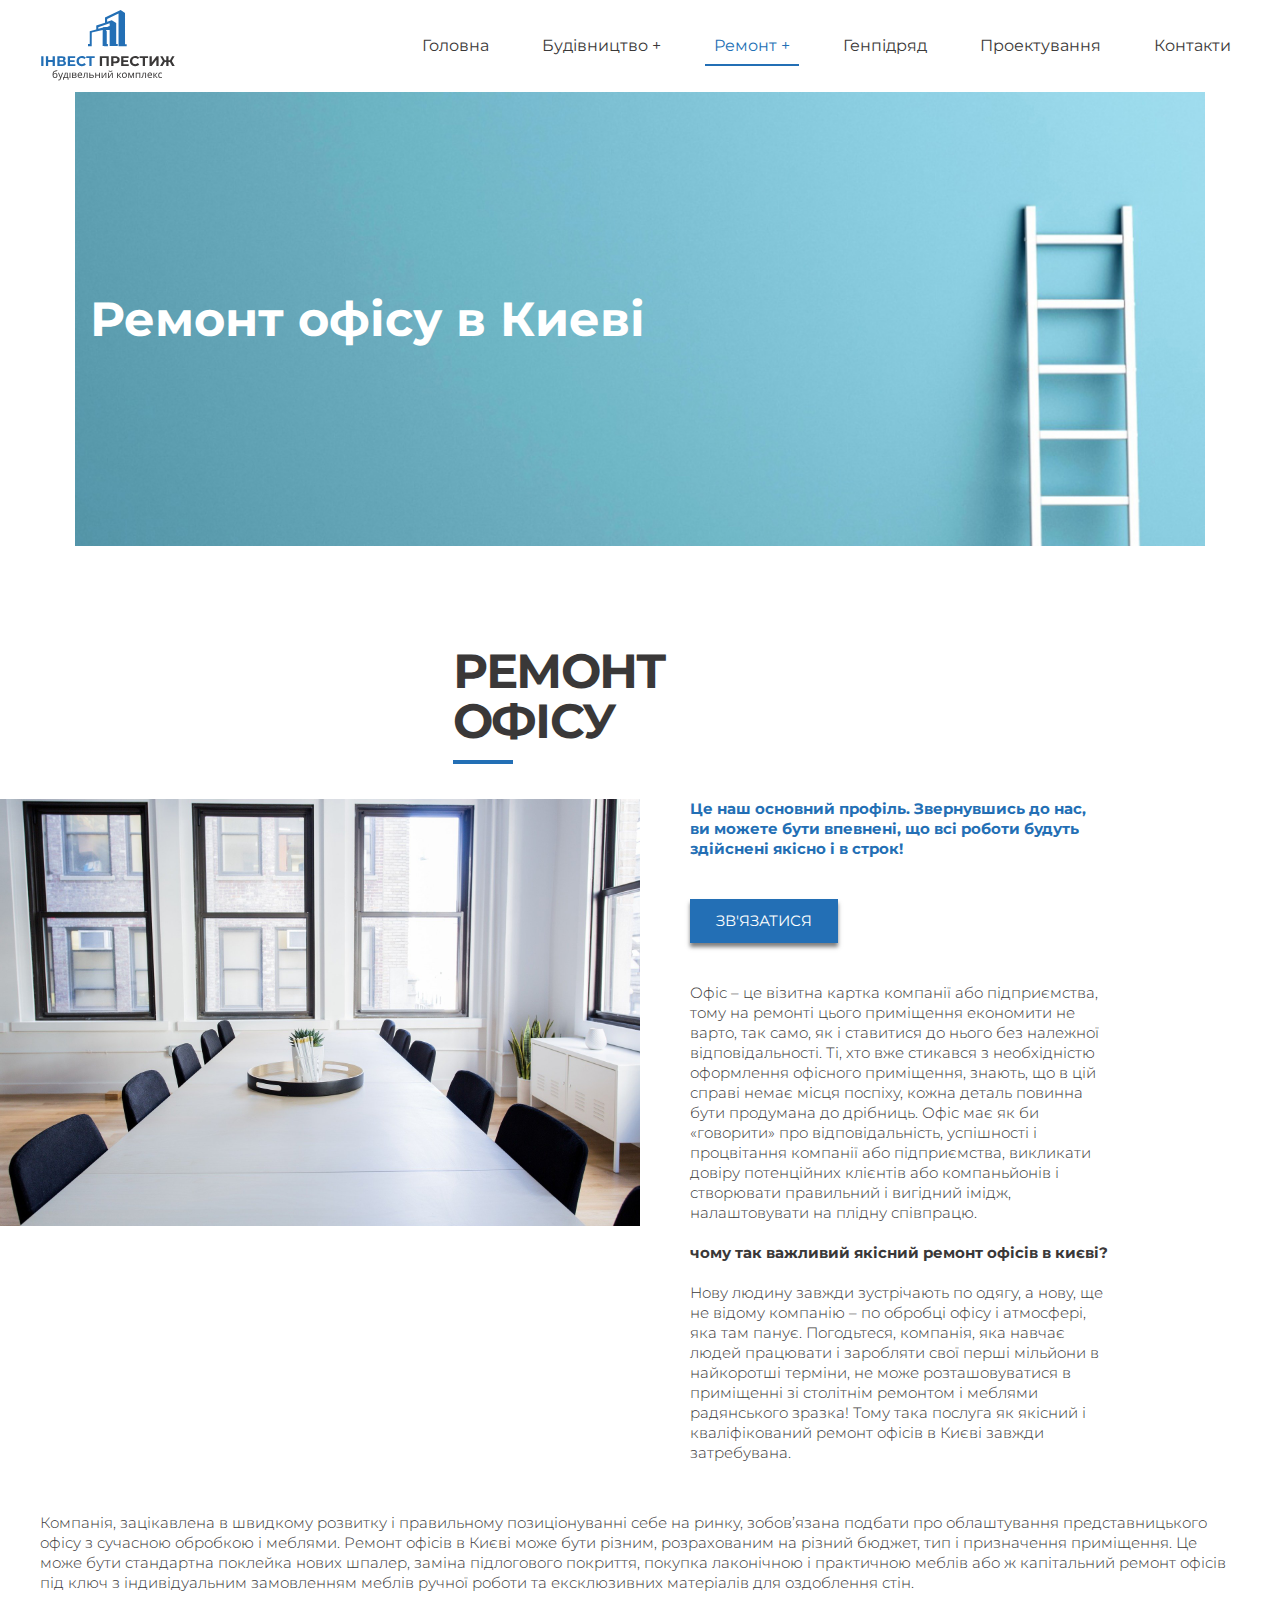
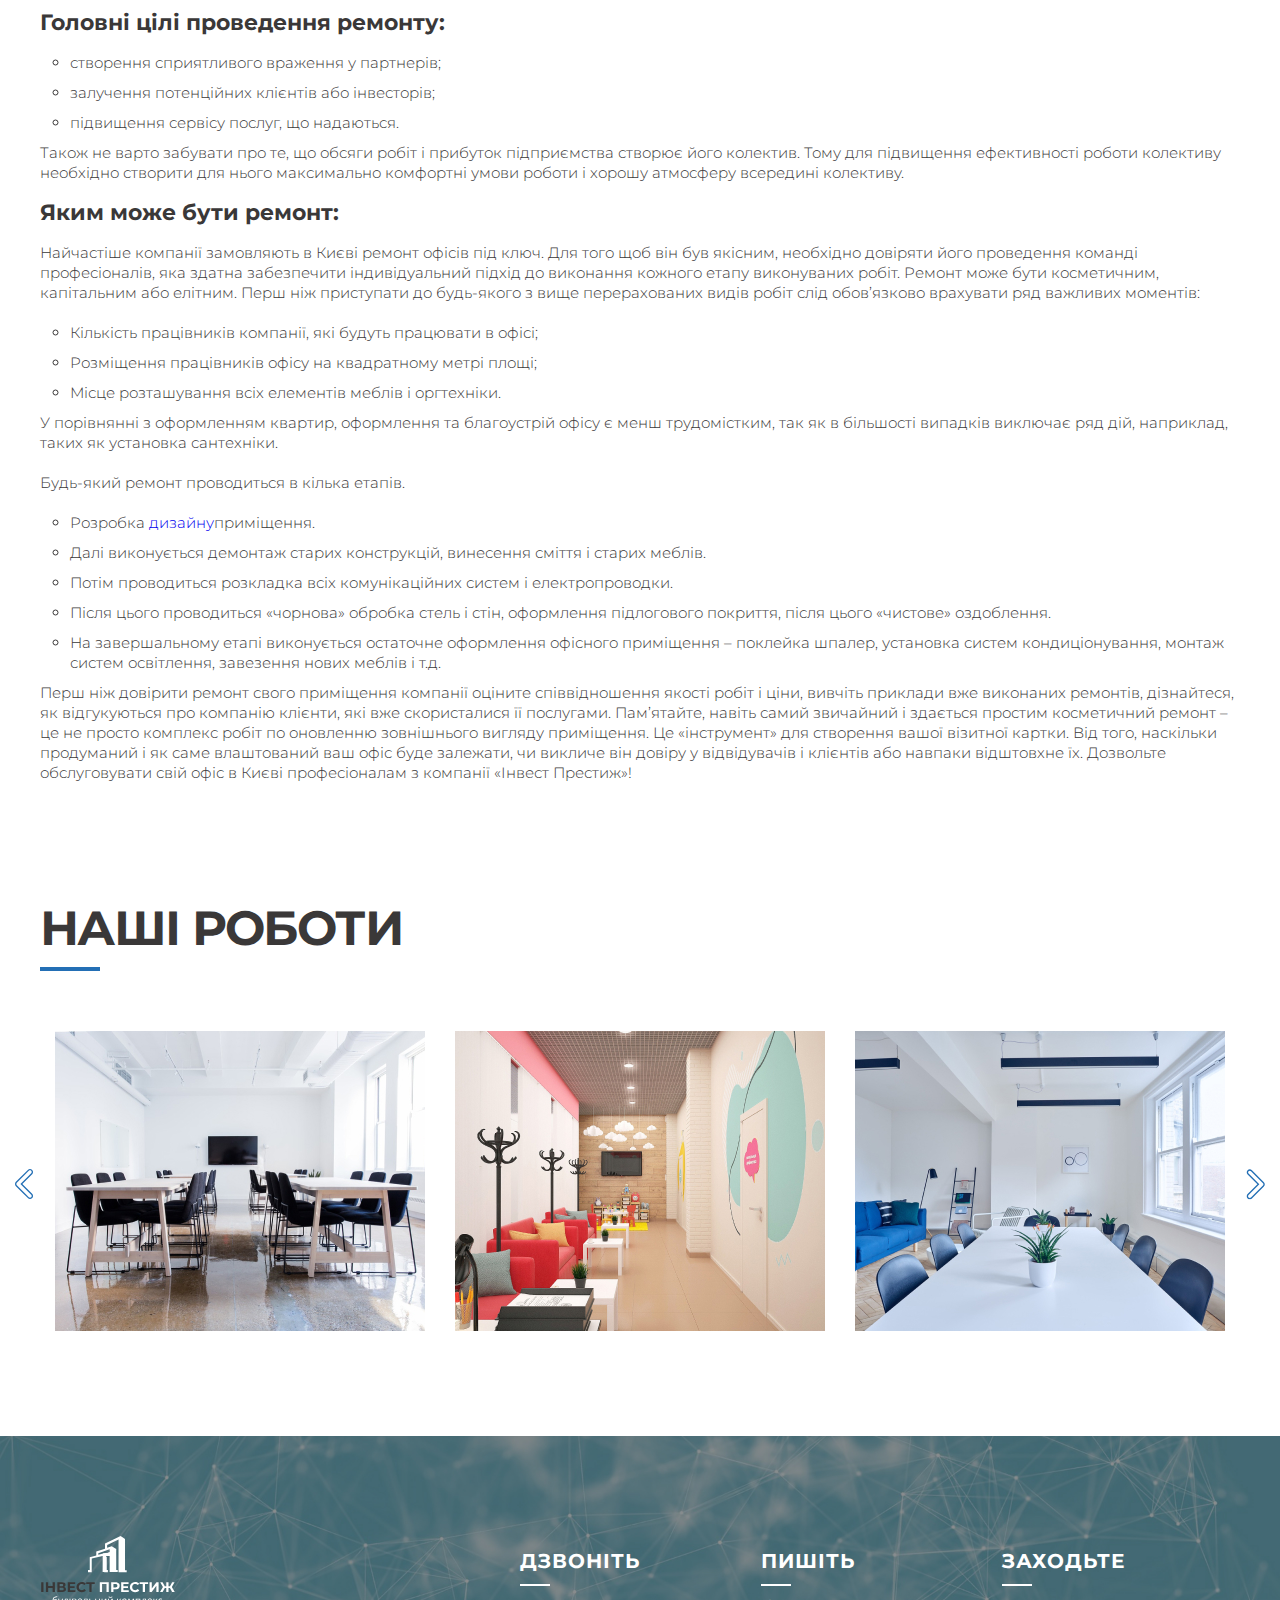
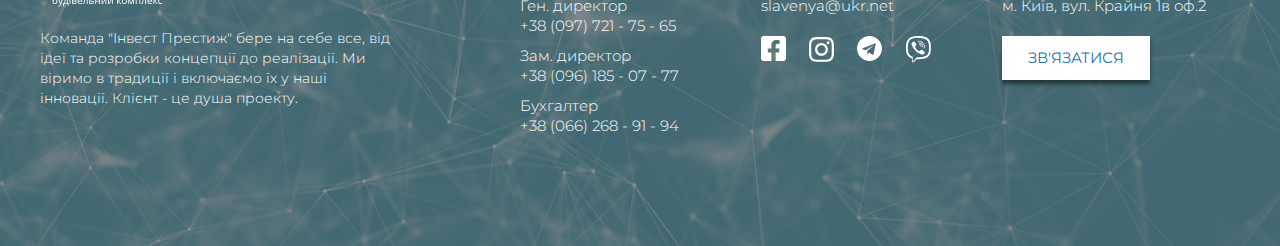
<file: repairs-office.html>
<!DOCTYPE html>
<html lang="ua">

<head>
  <meta charset="UTF-8">
  <meta http-equiv="X-UA-Compatible" content="IE=edge">
  <meta name="viewport" content="width=device-width, initial-scale=1.0">
  <title>Document</title>
  <link rel="preconnect" href="https://fonts.gstatic.com">
  <link href="https://fonts.googleapis.com/css2?family=Montserrat:wght@300;400;700;900&display=swap" rel="stylesheet">
  <link rel="stylesheet" href="css/style.min.css">
</head>

<body>
  <header class="header">
    <div class="container">
      <div class="header__wrapper">
        <a class="logo" href="index.html">
          <img class="logo__img" src="images/icon/logo.svg" alt="логотип">
        </a>
        <nav class="menu">
          <ul class="menu__list">
            <li class="menu__list-item ">
              <a class="menu__list-link" href="index.html">Головна</a>
            </li>
            <li class="menu__list-item">
              <a class="menu__list-link" href="bilding.html">Будівництво +</a>
              <ul class="menu__sublist">
                <li class="menu__sublist-item">
                  <a href="bilding-houses.html" class="menu__sublist-link">Будівництво будинків</a>
                </li>
                <li class="menu__sublist-item">
                  <a href="bilding-cottages.html" class="menu__sublist-link">Будівництво котеджів</a>
                </li>
              </ul>
            </li>
            <li class="menu__list-item">
              <a class="menu__list-link menu__list-link--active" href="repairs.html">Ремонт +</a>
              <ul class="menu__sublist">
                <li class="menu__sublist-item">
                  <a href="repairs-office.html" class="menu__sublist-link">Ремонт офісів</a>
                </li>
                <li class="menu__sublist-item">
                  <a href="repairs-cottages.html" class="menu__sublist-link">Ремонт котеджів</a>
                </li>
                <li class="menu__sublist-item">
                  <a href="repairs-apartments.html" class="menu__sublist-link">Ремонт квартир</a>
                </li>
                <li class="menu__sublist-item">
                  <a href="repairs-shops.html" class="menu__sublist-link">Ремонт магазинів</a>
                </li>
                <li class="menu__sublist-item">
                  <a href="repairs-houses.html" class="menu__sublist-link">Ремонт будинків</a>
                </li>
              </ul>
            </li>
            <li class="menu__list-item">
              <a class="menu__list-link" href="general-contract.html">Генпідряд</a>
            </li>
            <li class="menu__list-item">
              <a class="menu__list-link" href="designing.html">Проектування</a>
            </li>
            <li class="menu__list-item">
              <a class="menu__list-link" href="#footer">Контакти</a>
            </li>
          </ul>
        </nav>
      </div>
    </div>
  </header>
  <main class="main">
    <section class="top">
      <div class="top__wrapper">
        <div class="top-container" style="background-image: url('images/content/bg-page.jpg');">
          <div class="container">
            <h2 class="top-container__title">Ремонт офісу в Киеві</h2>
          </div>
        </div>
      </div>
    </section>
    <section class="content">
      <h2 class="content__title title title-center">Ремонт офісу</h2>
      <div class="content__wrapper">
        <div class="content__inner">
          <img class="content__img" src="images/content/content__repairs-office.jpg" alt="інструменти">
        </div>
        <div class="content__inner-text">
          <p class="content__top-text">
            Це наш основний профіль. Звернувшись до нас, ви можете бути впевнені, що всі роботи будуть здійснені якісно
            і в строк!
          </p>
          <button class="content__text-btn">зв'язатися</button>
          <p class="content__text">
            Офіс – це візитна картка компанії або підприємства, тому на ремонті цього приміщення економити не варто, так
            само, як і
            ставитися до нього без належної відповідальності. Ті, хто вже стикався з необхідністю оформлення офісного
            приміщення,
            знають, що в цій справі немає місця поспіху, кожна деталь повинна бути продумана до дрібниць. Офіс має як би
            «говорити»
            про відповідальність, успішності і процвітання компанії або підприємства, викликати довіру потенційних
            клієнтів або
            компаньйонів і створювати правильний і вигідний імідж, налаштовувати на плідну співпрацю.
          </p>
          <h4 class="content__subtitle">чому так важливий якісний ремонт офісів в києві?</h4>
          <p class="content__text">
            Нову людину завжди зустрічають по одягу, а нову, ще не відому компанію – по обробці офісу і атмосфері, яка
            там панує.
            Погодьтеся, компанія, яка навчає людей працювати і заробляти свої перші мільйони в найкоротші терміни, не
            може
            розташовуватися в приміщенні зі столітнім ремонтом і меблями радянського зразка! Тому така послуга як
            якісний і
            кваліфікований ремонт офісів в Києві завжди затребувана.
          </p>
        </div>
      </div>
      <div class="container">
        <div class="content__text-bottom">
          <p class="content__text__bottom">
            Компанія, зацікавлена ​​в швидкому розвитку і правильному позиціонуванні себе на ринку, зобов’язана подбати
            про
            облаштування представницького офісу з сучасною обробкою і меблями. Ремонт офісів в Києві може бути різним,
            розрахованим
            на різний бюджет, тип і призначення приміщення. Це може бути стандартна поклейка нових шпалер, заміна
            підлогового
            покриття, покупка лаконічною і практичною меблів або ж капітальний ремонт офісів під ключ з індивідуальним
            замовленням
            меблів ручної роботи та ексклюзивних матеріалів для оздоблення стін.
          </p>
          <h4 class="content__text-subtitle">Головні цілі проведення ремонту:</h4>
          <ul class="content__text-list">
            <li class="content__text-item">створення сприятливого враження у партнерів;</li>
            <li class="content__text-item">залучення потенційних клієнтів або інвесторів;</li>
            <li class="content__text-item">підвищення сервісу послуг, що надаються.</li>

          </ul>
          <p class="content__text__bottom">
            Також не варто забувати про те, що обсяги робіт і прибуток підприємства створює його колектив. Тому для
            підвищення
            ефективності роботи колективу необхідно створити для нього максимально комфортні умови роботи і хорошу
            атмосферу
            всередині колективу.
          </p>

          <h3 class="content__text-subtitle">Яким може бути ремонт:</h3>
          <p class="content__text__bottom">
            Найчастіше компанії замовляють в Києві ремонт офісів під ключ. Для того щоб він був якісним, необхідно
            довіряти його
            проведення команді професіоналів, яка здатна забезпечити індивідуальний підхід до виконання кожного етапу
            виконуваних
            робіт. Ремонт може бути косметичним, капітальним або елітним. Перш ніж приступати до будь-якого з вище
            перерахованих
            видів робіт слід обов’язково врахувати ряд важливих моментів:
          </p>

          <ul class="content__text-list">
            <li class="content__text-item">Кількість працівників компанії, які будуть працювати в офісі;</li>
            <li class="content__text-item">Розміщення працівників офісу на квадратному метрі площі;</li>
            <li class="content__text-item">Місце розташування всіх елементів меблів і оргтехніки.</li>
          </ul>
          <p class="content__text__bottom">
            У порівнянні з оформленням квартир, оформлення та благоустрій офісу є менш трудомістким, так як в більшості
            випадків
            виключає ряд дій, наприклад, таких як установка сантехніки.
          </p>
          <p class="content__text__bottom">
            Будь-який ремонт проводиться в кілька етапів.
          </p>
          <ul class="content__text-list">
            <li class="content__text-item">Розробка <span><a href="designing.html">дизайну</a></span>приміщення.</li>
            <li class="content__text-item">Далі виконується демонтаж старих конструкцій, винесення сміття і старих
              меблів.</li>
            <li class="content__text-item">Потім проводиться розкладка всіх комунікаційних систем і електропроводки.
            </li>
            <li class="content__text-item">Після цього проводиться «чорнова» обробка стель і стін, оформлення
              підлогового покриття, після цього «чистове»
              оздоблення.</li>
            <li class="content__text-item">На завершальному етапі виконується остаточне оформлення офісного приміщення –
              поклейка шпалер, установка систем
              кондиціонування, монтаж систем освітлення, завезення нових меблів і т.д.</li>
          </ul>
          <p class="content__text__bottom">
            Перш ніж довірити ремонт свого приміщення компанії оціните співвідношення якості робіт і ціни, вивчіть
            приклади вже
            виконаних ремонтів, дізнайтеся, як відгукуються про компанію клієнти, які вже скористалися її послугами.
            Пам’ятайте,
            навіть самий звичайний і здається простим косметичний ремонт – це не просто комплекс робіт по оновленню
            зовнішнього
            вигляду приміщення. Це «інструмент» для створення вашої візитної картки. Від того, наскільки продуманий і
            як саме
            влаштований ваш офіс буде залежати, чи викличе він довіру у відвідувачів і клієнтів або навпаки відштовхне
            їх. Дозвольте
            обслуговувати свій офіс в Києві професіоналам з компанії «Інвест Престиж»!
          </p>
        </div>
      </div>
    </section>
    <section class="portfolio">
      <div class="container">
        <h2 class="portfolio__title title ">Наші роботи</h2>
        <h3 class="portfolio__subtitle"></h3>
        <div class="portfolio__slider">
          <div class="portfolio__item">
            <img class="portfolio__img" src="images/slider/portfolio7.jpg" alt="ремонт офісу">
          </div>
          <div class="portfolio__item">
            <img class="portfolio__img" src="images/slider/portfolio8.jpg" alt="ремонт дитячої клініки">
          </div>
          <div class="portfolio__item">
            <img class="portfolio__img" src="images/slider/portfolio9.jpg" alt="ремонт офісу">
          </div>
          <div class="portfolio__item">
            <img class="portfolio__img" src="images/slider/portfolio10.jpg" alt="ремонт офісу">
          </div>
          <div class="portfolio__item">
            <img class="portfolio__img" src="images/slider/portfolio11.jpg" alt="ремонт офісу">
          </div>
          <div class="portfolio__item">
            <img class="portfolio__img" src="images/slider/portfolio12.jpg" alt="ремонт офісу">
          </div>
        </div>
      </div>
    </section>
  </main>



  <footer class="footer" id="footer" style="background-image: url('images/bg-footer1.jpg');">
    <div class="container">
      <div class="footer__wrapper">
        <div class="footer__inner">
          <img class="footer__logo-img" src="images/icon/logo-black.svg" alt="logo">
          <h6 class="footer__text">
            Команда "Інвест Престиж" бере на себе все, від ідеї та розробки концепції до реалізації. Ми віримо в
            традиції
            і
            включаємо їх у наші інновації. Клієнт - це душа проекту.
          </h6>
        </div>
        <div class="footer__inner-contact">
          <div class="footer__inner-item">
            <h4 class="footer__inner-title title">Дзвоніть</h4>
            <a class="footer__phone" href="tel:+380977217565"><span class="footer__inner-title__span">Ген.
                директор</span>
              +38 (097) 721 - 75 - 65</a>
            <a class="footer__phone" href="tel:+380961850777"><span class="footer__inner-title__span">Зам.
                директор</span>
              +38 (096) 185 - 07 - 77</a>
            <a class="footer__phone" href="tel:+380662689194"><span class="footer__inner-title__span">Бухгалтер</span>
              +38
              (066) 268 - 91 - 94</a>
          </div>
          <div class="footer__inner-item">
            <h4 class="footer__inner-title title">Пишіть</h4>
            <a class="footer__mail" href="mailto:slavenya@ukr.net">slavenya@ukr.net</a>
            <ul class="footer__inner__social-list">
              <li class="footer__inner__social-item">
                <a class="footer__inner__social-link" href="#">
                  <img class="footer__inner__social-img" src="images/icon/facebook.svg" alt="facebook">
                </a>
              </li>
              <li class="footer__inner__social-item">
                <a class="footer__inner__social-link" href="#">
                  <img class="footer__inner__social-img" src="images/icon/instagram.svg" alt="instagram">
                </a>
              </li>
              <li class="footer__inner__social-item">
                <a class="footer__inner__social-link" href="#">
                  <img class="footer__inner__social-img" src="images/icon/telegram.svg" alt="telegram">
                </a>
              </li>
              <li class="footer__inner__social-item">
                <a class="footer__inner__social-link" href="#">
                  <img class="footer__inner__social-img" src="images/icon/viber.svg" alt="viber">
                </a>
              </li>
            </ul>
          </div>
          <div class="footer__inner-item">
            <h4 class="footer__inner-title title">Заходьте</h4>
            <p class="footer__inner-item__text">
              м. Київ, вул. Крайня 1в оф.2
            </p>
            <button class="footer__inner-btn">зв'язатися</button>
          </div>
        </div>
      </div>
    </div>
  </footer>
  <script src="js/main.min.js"></script>
</body>

</html>
</file>
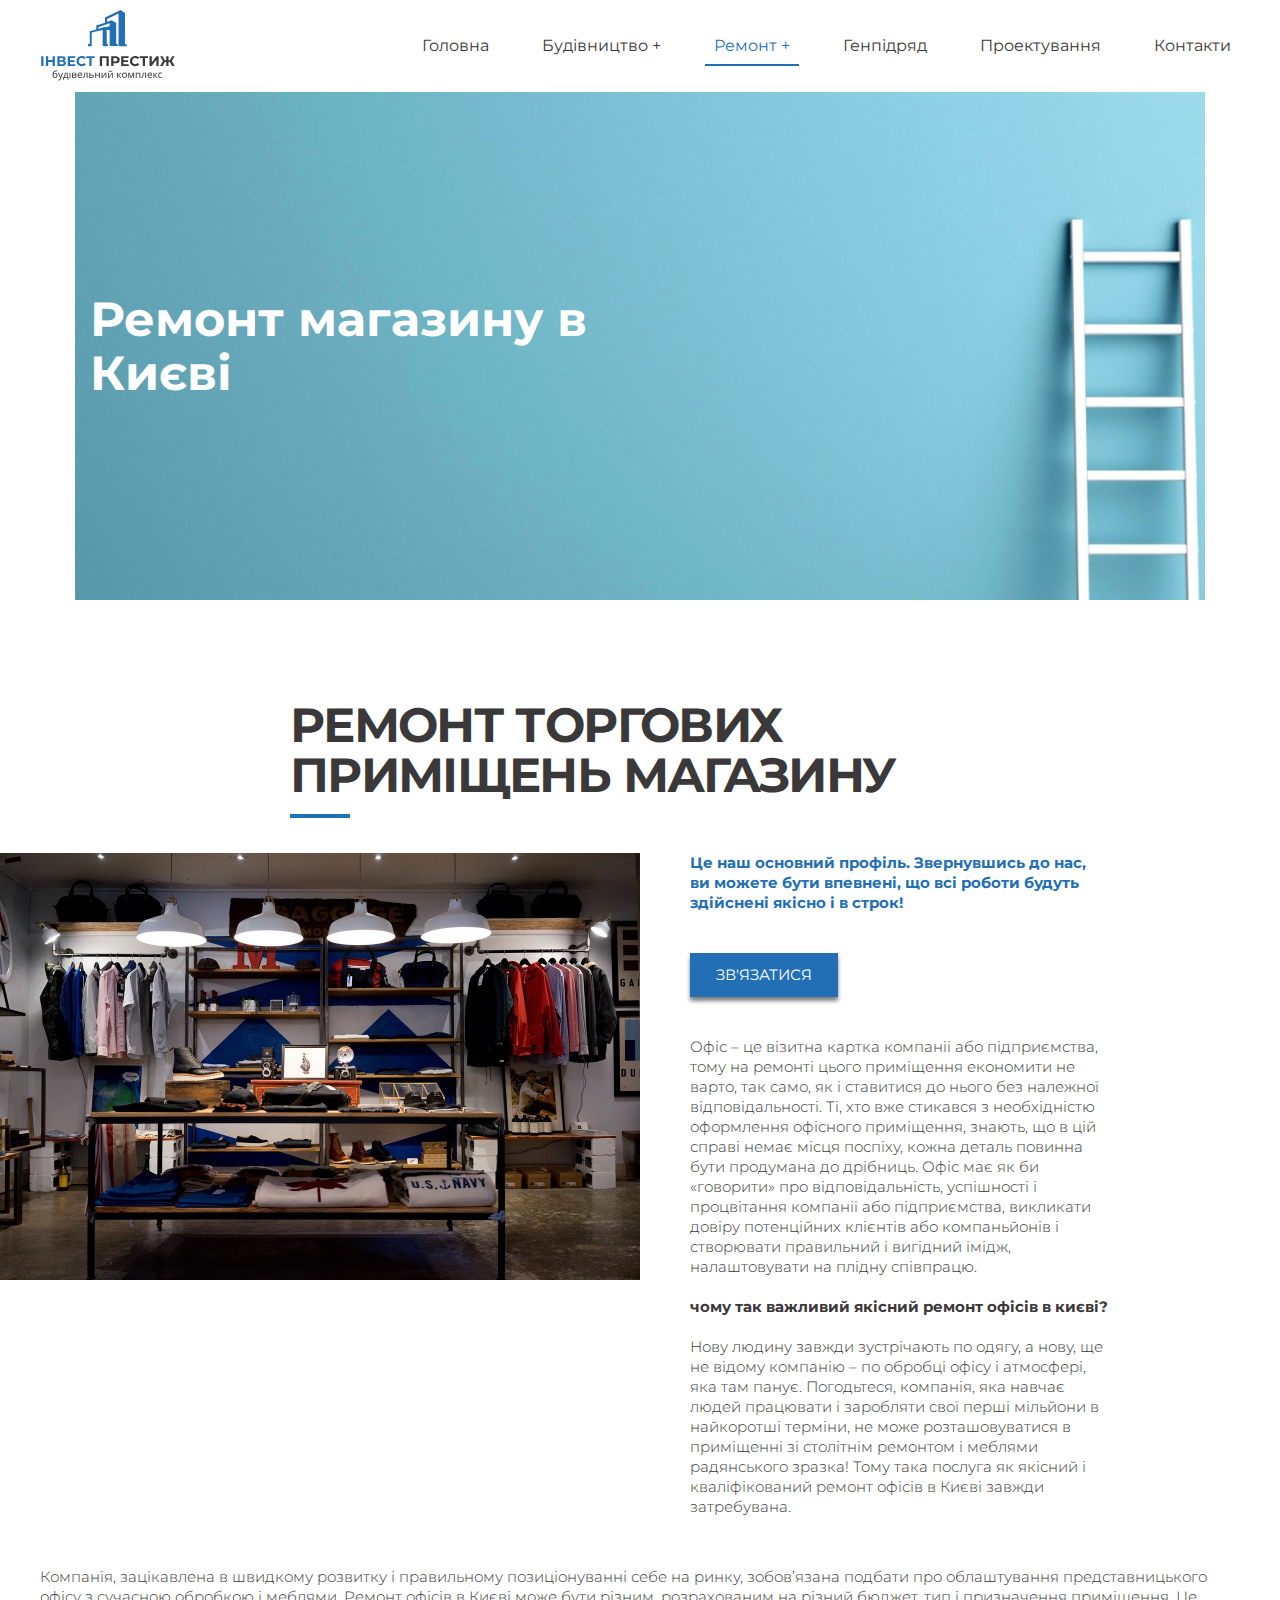
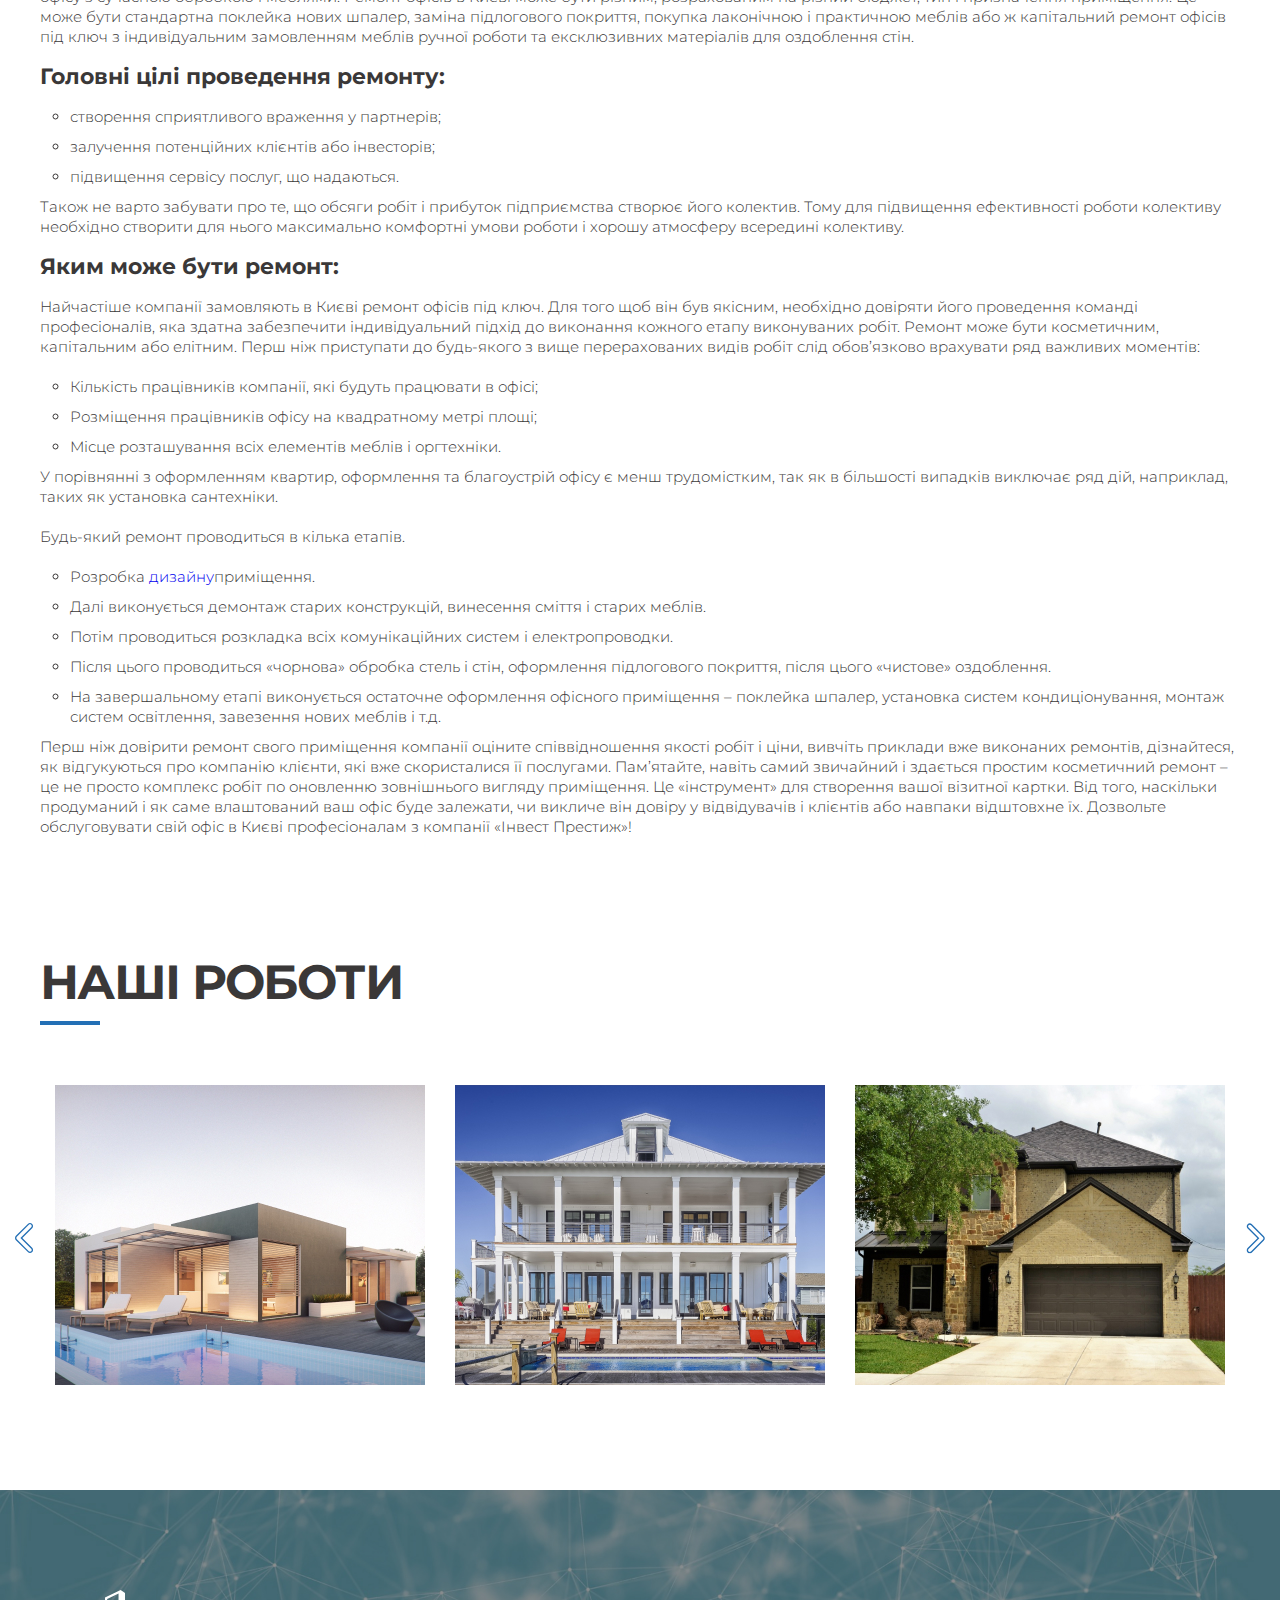
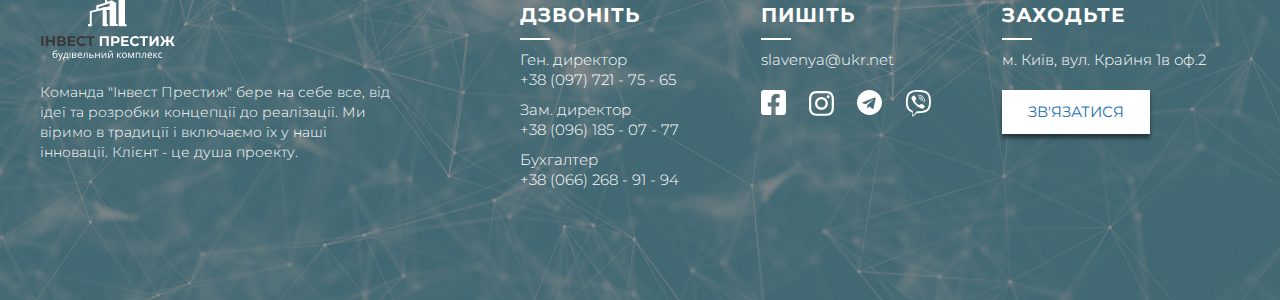
<file: repairs-shops.html>
<!DOCTYPE html>
<html lang="ua">

<head>
  <meta charset="UTF-8">
  <meta http-equiv="X-UA-Compatible" content="IE=edge">
  <meta name="viewport" content="width=device-width, initial-scale=1.0">
  <title>Document</title>
  <link rel="preconnect" href="https://fonts.gstatic.com">
  <link href="https://fonts.googleapis.com/css2?family=Montserrat:wght@300;400;700;900&display=swap" rel="stylesheet">
  <link rel="stylesheet" href="css/style.min.css">
</head>

<body>
  <header class="header">
    <div class="container">
      <div class="header__wrapper">
        <a class="logo" href="index.html">
          <img class="logo__img" src="images/icon/logo.svg" alt="логотип">
        </a>
        <nav class="menu">
          <ul class="menu__list">
            <li class="menu__list-item ">
              <a class="menu__list-link" href="index.html">Головна</a>
            </li>
            <li class="menu__list-item">
              <a class="menu__list-link" href="bilding.html">Будівництво +</a>
              <ul class="menu__sublist">
                <li class="menu__sublist-item">
                  <a href="bilding-houses.html" class="menu__sublist-link">Будівництво будинків</a>
                </li>
                <li class="menu__sublist-item">
                  <a href="bilding-cottages.html" class="menu__sublist-link">Будівництво котеджів</a>
                </li>
              </ul>
            </li>
            <li class="menu__list-item">
              <a class="menu__list-link menu__list-link--active" href="repairs.html">Ремонт +</a>
              <ul class="menu__sublist">
                <li class="menu__sublist-item">
                  <a href="repairs-office.html" class="menu__sublist-link">Ремонт офісів</a>
                </li>
                <li class="menu__sublist-item">
                  <a href="repairs-cottages.html" class="menu__sublist-link">Ремонт котеджів</a>
                </li>
                <li class="menu__sublist-item">
                  <a href="repairs-apartments.html" class="menu__sublist-link">Ремонт квартир</a>
                </li>
                <li class="menu__sublist-item">
                  <a href="repairs-shops.html" class="menu__sublist-link">Ремонт магазинів</a>
                </li>
                <li class="menu__sublist-item">
                  <a href="repairs-houses.html" class="menu__sublist-link">Ремонт будинків</a>
                </li>
              </ul>
            </li>
            <li class="menu__list-item">
              <a class="menu__list-link" href="general-contract.html">Генпідряд</a>
            </li>
            <li class="menu__list-item">
              <a class="menu__list-link" href="designing.html">Проектування</a>
            </li>
            <li class="menu__list-item">
              <a class="menu__list-link" href="#footer">Контакти</a>
            </li>
          </ul>
        </nav>
      </div>
    </div>
  </header>
  <main class="main">
    <section class="top">
      <div class="top__wrapper">
        <div class="top-container" style="background-image: url('images/content/bg-page.jpg');">
          <div class="container">
            <h2 class="top-container__title">Ремонт магазину в Києві</h2>
          </div>
        </div>
      </div>
    </section>
    <section class="content">
      <h2 class="content__title title title-center" style="max-width: 700px;">Ремонт торгових приміщень магазину</h2>
      <div class="content__wrapper">
        <div class="content__inner">
          <img class="content__img" src="images/content/content__repairs-shops.jpg" alt="інструменти">
        </div>
        <div class="content__inner-text">
          <p class="content__top-text">
            Це наш основний профіль. Звернувшись до нас, ви можете бути впевнені, що всі роботи будуть здійснені якісно
            і в строк!
          </p>
          <button class="content__text-btn">зв'язатися</button>
          <p class="content__text">
            Офіс – це візитна картка компанії або підприємства, тому на ремонті цього приміщення економити не варто, так
            само, як і
            ставитися до нього без належної відповідальності. Ті, хто вже стикався з необхідністю оформлення офісного
            приміщення,
            знають, що в цій справі немає місця поспіху, кожна деталь повинна бути продумана до дрібниць. Офіс має як би
            «говорити»
            про відповідальність, успішності і процвітання компанії або підприємства, викликати довіру потенційних
            клієнтів або
            компаньйонів і створювати правильний і вигідний імідж, налаштовувати на плідну співпрацю.
          </p>
          <h4 class="content__subtitle">чому так важливий якісний ремонт офісів в києві?</h4>
          <p class="content__text">
            Нову людину завжди зустрічають по одягу, а нову, ще не відому компанію – по обробці офісу і атмосфері, яка
            там панує.
            Погодьтеся, компанія, яка навчає людей працювати і заробляти свої перші мільйони в найкоротші терміни, не
            може
            розташовуватися в приміщенні зі столітнім ремонтом і меблями радянського зразка! Тому така послуга як
            якісний і
            кваліфікований ремонт офісів в Києві завжди затребувана.
          </p>
        </div>
      </div>
      <div class="container">
        <div class="content__text-bottom">
          <p class="content__text__bottom">
            Компанія, зацікавлена ​​в швидкому розвитку і правильному позиціонуванні себе на ринку, зобов’язана подбати
            про
            облаштування представницького офісу з сучасною обробкою і меблями. Ремонт офісів в Києві може бути різним,
            розрахованим
            на різний бюджет, тип і призначення приміщення. Це може бути стандартна поклейка нових шпалер, заміна
            підлогового
            покриття, покупка лаконічною і практичною меблів або ж капітальний ремонт офісів під ключ з індивідуальним
            замовленням
            меблів ручної роботи та ексклюзивних матеріалів для оздоблення стін.
          </p>
          <h4 class="content__text-subtitle">Головні цілі проведення ремонту:</h4>
          <ul class="content__text-list">
            <li class="content__text-item">створення сприятливого враження у партнерів;</li>
            <li class="content__text-item">залучення потенційних клієнтів або інвесторів;</li>
            <li class="content__text-item">підвищення сервісу послуг, що надаються.</li>

          </ul>
          <p class="content__text__bottom">
            Також не варто забувати про те, що обсяги робіт і прибуток підприємства створює його колектив. Тому для
            підвищення
            ефективності роботи колективу необхідно створити для нього максимально комфортні умови роботи і хорошу
            атмосферу
            всередині колективу.
          </p>

          <h3 class="content__text-subtitle">Яким може бути ремонт:</h3>
          <p class="content__text__bottom">
            Найчастіше компанії замовляють в Києві ремонт офісів під ключ. Для того щоб він був якісним, необхідно
            довіряти його
            проведення команді професіоналів, яка здатна забезпечити індивідуальний підхід до виконання кожного етапу
            виконуваних
            робіт. Ремонт може бути косметичним, капітальним або елітним. Перш ніж приступати до будь-якого з вище
            перерахованих
            видів робіт слід обов’язково врахувати ряд важливих моментів:
          </p>

          <ul class="content__text-list">
            <li class="content__text-item">Кількість працівників компанії, які будуть працювати в офісі;</li>
            <li class="content__text-item">Розміщення працівників офісу на квадратному метрі площі;</li>
            <li class="content__text-item">Місце розташування всіх елементів меблів і оргтехніки.</li>
          </ul>
          <p class="content__text__bottom">
            У порівнянні з оформленням квартир, оформлення та благоустрій офісу є менш трудомістким, так як в більшості
            випадків
            виключає ряд дій, наприклад, таких як установка сантехніки.
          </p>
          <p class="content__text__bottom">
            Будь-який ремонт проводиться в кілька етапів.
          </p>
          <ul class="content__text-list">
            <li class="content__text-item">Розробка <span><a href="designing.html">дизайну</a></span>приміщення.</li>
            <li class="content__text-item">Далі виконується демонтаж старих конструкцій, винесення сміття і старих
              меблів.</li>
            <li class="content__text-item">Потім проводиться розкладка всіх комунікаційних систем і електропроводки.
            </li>
            <li class="content__text-item">Після цього проводиться «чорнова» обробка стель і стін, оформлення
              підлогового покриття, після цього «чистове»
              оздоблення.</li>
            <li class="content__text-item">На завершальному етапі виконується остаточне оформлення офісного приміщення –
              поклейка шпалер, установка систем
              кондиціонування, монтаж систем освітлення, завезення нових меблів і т.д.</li>
          </ul>
          <p class="content__text__bottom">
            Перш ніж довірити ремонт свого приміщення компанії оціните співвідношення якості робіт і ціни, вивчіть
            приклади вже
            виконаних ремонтів, дізнайтеся, як відгукуються про компанію клієнти, які вже скористалися її послугами.
            Пам’ятайте,
            навіть самий звичайний і здається простим косметичний ремонт – це не просто комплекс робіт по оновленню
            зовнішнього
            вигляду приміщення. Це «інструмент» для створення вашої візитної картки. Від того, наскільки продуманий і
            як саме
            влаштований ваш офіс буде залежати, чи викличе він довіру у відвідувачів і клієнтів або навпаки відштовхне
            їх. Дозвольте
            обслуговувати свій офіс в Києві професіоналам з компанії «Інвест Престиж»!
          </p>
        </div>
      </div>
    </section>
    <section class="portfolio">
      <div class="container">
        <h2 class="portfolio__title title ">Наші роботи</h2>
        <h3 class="portfolio__subtitle"></h3>
        <div class="portfolio__slider">
          <div class="portfolio__item">
            <img class="portfolio__img" src="images/slider/bilding-slider1.jpg" alt="будівництво будинку">
          </div>
          <div class="portfolio__item">
            <img class="portfolio__img" src="images/slider/bilding-slider2.jpg" alt="ремонт кімнати">
          </div>
          <div class="portfolio__item">
            <img class="portfolio__img" src="images/slider/bilding-slider3.jpg" alt="ремонт ванної кімнати">
          </div>
          <div class="portfolio__item">
            <img class="portfolio__img" src="images/slider/bilding-slider4.jpg" alt="ремонт будинку">
          </div>
          <div class="portfolio__item">
            <img class="portfolio__img" src="images/slider/bilding-slider5.jpg" alt="ремонт квартири">
          </div>
          <div class="portfolio__item">
            <img class="portfolio__img" src="images/slider/bilding-slider6.jpg" alt="ремонт спальної кімнати">
          </div>
          <div class="portfolio__item">
            <img class="portfolio__img" src="images/slider/bilding-slider7.jpg" alt="ремонт спальної кімнати">
          </div>
          <div class="portfolio__item">
            <img class="portfolio__img" src="images/slider/bilding-slider8.jpg" alt="ремонт спальної кімнати">
          </div>
          <div class="portfolio__item">
            <img class="portfolio__img" src="images/slider/bilding-slider9.jpg" alt="ремонт спальної кімнати">
          </div>
        </div>
      </div>
    </section>
  </main>



  <footer class="footer" id="footer" style="background-image: url('images/bg-footer1.jpg');">
    <div class="container">
      <div class="footer__wrapper">
        <div class="footer__inner">
          <img class="footer__logo-img" src="images/icon/logo-black.svg" alt="logo">
          <h6 class="footer__text">
            Команда "Інвест Престиж" бере на себе все, від ідеї та розробки концепції до реалізації. Ми віримо в
            традиції
            і
            включаємо їх у наші інновації. Клієнт - це душа проекту.
          </h6>
        </div>
        <div class="footer__inner-contact">
          <div class="footer__inner-item">
            <h4 class="footer__inner-title title">Дзвоніть</h4>
            <a class="footer__phone" href="tel:+380977217565"><span class="footer__inner-title__span">Ген.
                директор</span>
              +38 (097) 721 - 75 - 65</a>
            <a class="footer__phone" href="tel:+380961850777"><span class="footer__inner-title__span">Зам.
                директор</span>
              +38 (096) 185 - 07 - 77</a>
            <a class="footer__phone" href="tel:+380662689194"><span class="footer__inner-title__span">Бухгалтер</span>
              +38
              (066) 268 - 91 - 94</a>
          </div>
          <div class="footer__inner-item">
            <h4 class="footer__inner-title title">Пишіть</h4>
            <a class="footer__mail" href="mailto:slavenya@ukr.net">slavenya@ukr.net</a>
            <ul class="footer__inner__social-list">
              <li class="footer__inner__social-item">
                <a class="footer__inner__social-link" href="#">
                  <img class="footer__inner__social-img" src="images/icon/facebook.svg" alt="facebook">
                </a>
              </li>
              <li class="footer__inner__social-item">
                <a class="footer__inner__social-link" href="#">
                  <img class="footer__inner__social-img" src="images/icon/instagram.svg" alt="instagram">
                </a>
              </li>
              <li class="footer__inner__social-item">
                <a class="footer__inner__social-link" href="#">
                  <img class="footer__inner__social-img" src="images/icon/telegram.svg" alt="telegram">
                </a>
              </li>
              <li class="footer__inner__social-item">
                <a class="footer__inner__social-link" href="#">
                  <img class="footer__inner__social-img" src="images/icon/viber.svg" alt="viber">
                </a>
              </li>
            </ul>
          </div>
          <div class="footer__inner-item">
            <h4 class="footer__inner-title title">Заходьте</h4>
            <p class="footer__inner-item__text">
              м. Київ, вул. Крайня 1в оф.2
            </p>
            <button class="footer__inner-btn">зв'язатися</button>
          </div>
        </div>
      </div>
    </div>
  </footer>
  <script src="js/main.min.js"></script>
</body>

</html>
</file>
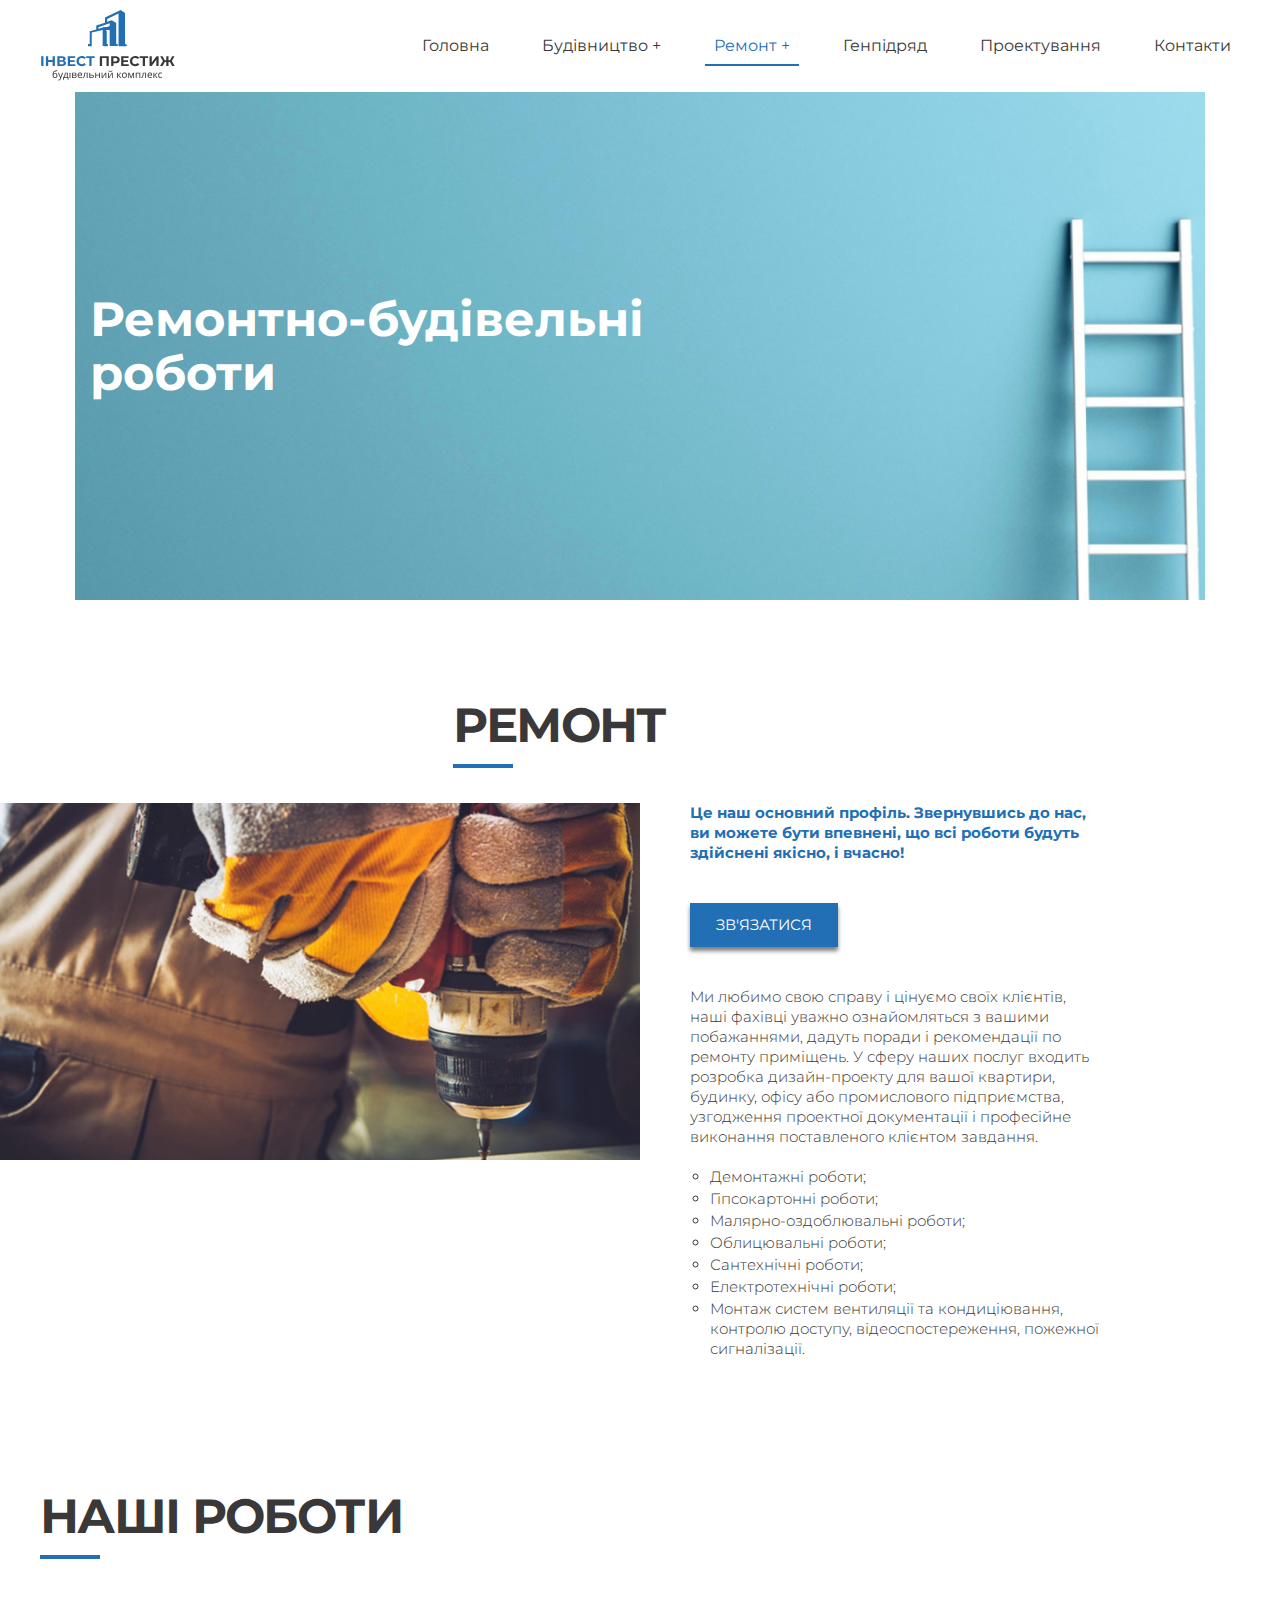
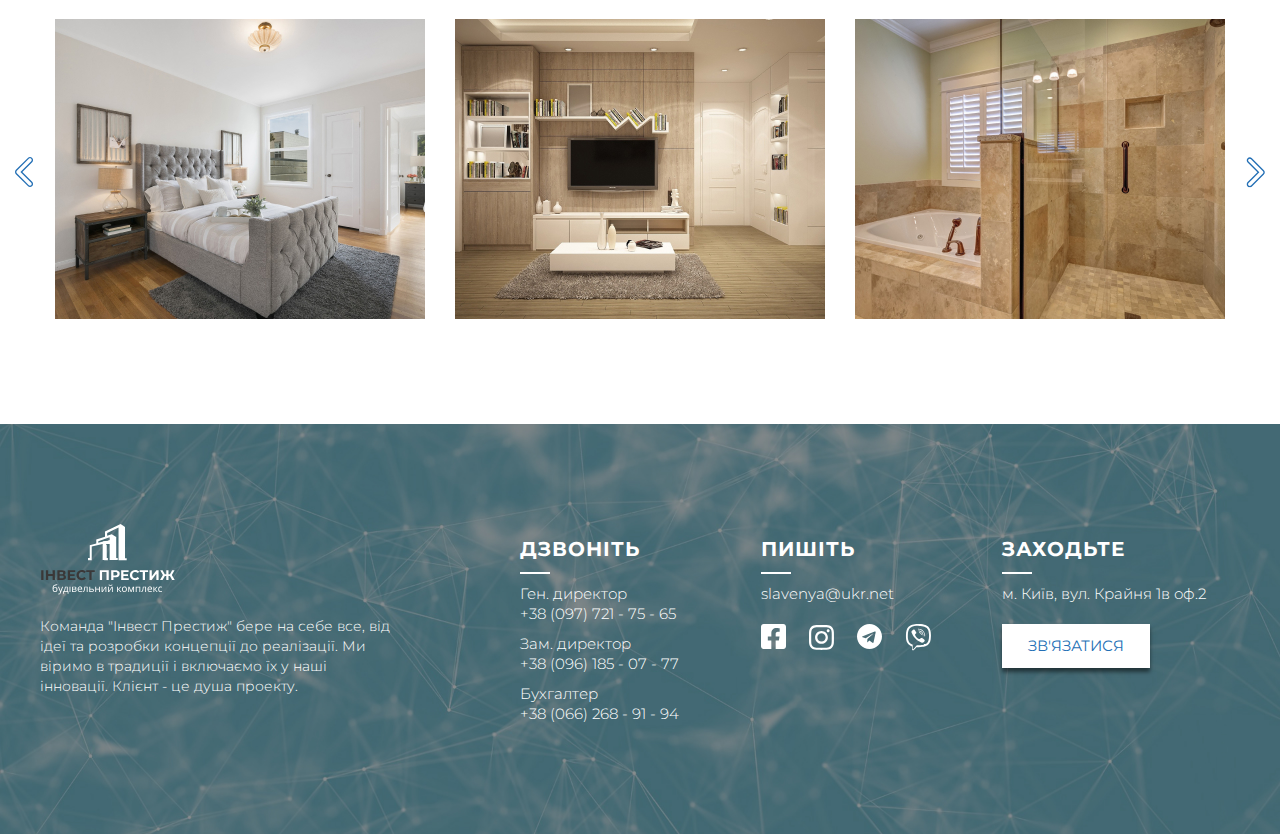
<file: repairs.html>
<!DOCTYPE html>
<html lang="ua">

<head>
  <meta charset="UTF-8">
  <meta http-equiv="X-UA-Compatible" content="IE=edge">
  <meta name="viewport" content="width=device-width, initial-scale=1.0">
  <title>Document</title>
  <link rel="preconnect" href="https://fonts.gstatic.com">
  <link href="https://fonts.googleapis.com/css2?family=Montserrat:wght@300;400;700;900&display=swap" rel="stylesheet">
  <link rel="stylesheet" href="css/style.min.css">
</head>

<body>
  <header class="header">
    <div class="container">
      <div class="header__wrapper">
        <a class="logo" href="index.html">
          <img class="logo__img" src="images/icon/logo.svg" alt="логотип">
        </a>
        <nav class="menu">
          <ul class="menu__list">
            <li class="menu__list-item ">
              <a class="menu__list-link" href="index.html">Головна</a>
            </li>
            <li class="menu__list-item">
              <a class="menu__list-link" href="bilding.html">Будівництво +</a>
              <ul class="menu__sublist">
                <li class="menu__sublist-item">
                  <a href="bilding-houses.html" class="menu__sublist-link">Будівництво будинків</a>
                </li>
                <li class="menu__sublist-item">
                  <a href="bilding-cottages.html" class="menu__sublist-link">Будівництво котеджів</a>
                </li>
              </ul>
            </li>
            <li class="menu__list-item">
              <a class="menu__list-link menu__list-link--active" href="repairs.html">Ремонт +</a>
              <ul class="menu__sublist">
                <li class="menu__sublist-item">
                  <a href="repairs-office.html" class="menu__sublist-link">Ремонт офісів</a>
                </li>
                <li class="menu__sublist-item">
                  <a href="repairs-cottages.html" class="menu__sublist-link">Ремонт котеджів</a>
                </li>
                <li class="menu__sublist-item">
                  <a href="repairs-apartments.html" class="menu__sublist-link">Ремонт квартир</a>
                </li>
                <li class="menu__sublist-item">
                  <a href="repairs-shops.html" class="menu__sublist-link">Ремонт магазинів</a>
                </li>
                <li class="menu__sublist-item">
                  <a href="repairs-houses.html" class="menu__sublist-link">Ремонт будинків</a>
                </li>
              </ul>
            </li>
            <li class="menu__list-item">
              <a class="menu__list-link" href="general-contract.html">Генпідряд</a>
            </li>
            <li class="menu__list-item">
              <a class="menu__list-link" href="designing.html">Проектування</a>
            </li>
            <li class="menu__list-item">
              <a class="menu__list-link" href="#footer">Контакти</a>
            </li>
          </ul>
        </nav>
      </div>
    </div>
  </header>
  <main class="main">
    <section class="top">
      <div class="top__wrapper">
        <div class="top-container" style="background-image: url('images/content/bg-page.jpg');">
          <div class="container">
            <h2 class="top-container__title">Ремонтно-будівельні роботи</h2>
          </div>
        </div>
      </div>
    </section>
    <section class="content">
      <h2 class="content__title title title-center">Ремонт</h2>
      <div class="content__wrapper">
        <div class="content__inner">
          <img class="content__img" src="images/content/content__repairs.jpg" alt="інструменти">
        </div>
        <div class="content__inner-text">
          <p class="content__top-text">
            Це наш основний профіль. Звернувшись до нас, ви можете бути впевнені, що всі роботи будуть здійснені якісно, і вчасно!
          </p>
          <button class="content__text-btn">зв'язатися</button>
          <p class="content__text">
          Ми любимо свою справу і цінуємо своїх клієнтів, наші фахівці уважно ознайомляться з вашими побажаннями, дадуть поради і
          рекомендації по ремонту приміщень. У сферу наших послуг входить розробка дизайн-проекту для вашої квартири, будинку,
          офісу або промислового підприємства, узгодження проектної документації і професійне виконання поставленого клієнтом
          завдання.
          </p>
          <ul class="content__list">
            <li class="content__item">Демонтажні роботи;</li>
            <li class="content__item">Гіпсокартонні роботи;</li>
            <li class="content__item">Малярно-оздоблювальні роботи;</li>
            <li class="content__item">Облицювальні роботи;</li>
            <li class="content__item">Сантехнічні роботи;</li>
            <li class="content__item">Електротехнічні роботи;</li>
            <li class="content__item">Монтаж систем вентиляції та кондиціювання, контролю доступу, відеоспостереження, пожежної сигналізації.</li>
          </ul>
        </div>
      </div>
    </section>
    <section class="portfolio">
      <div class="container">
        <h2 class="portfolio__title title ">Наші роботи</h2>
        <h3 class="portfolio__subtitle"></h3>
        <div class="portfolio__slider">
          <div class="portfolio__item">
            <img class="portfolio__img" src="images/slider/repairs-slider1.jpg" alt="будівництво будинку">
          </div>
          <div class="portfolio__item">
            <img class="portfolio__img" src="images/slider/repairs-slider2.jpg" alt="ремонт кімнати">
          </div>
          <div class="portfolio__item">
            <img class="portfolio__img" src="images/slider/repairs-slider3.jpg" alt="ремонт ванної кімнати">
          </div>
          <div class="portfolio__item">
            <img class="portfolio__img" src="images/slider/repairs-slider4.jpg" alt="ремонт будинку">
          </div>
          <div class="portfolio__item">
            <img class="portfolio__img" src="images/slider/repairs-slider5.jpg" alt="ремонт квартири">
          </div>
          <div class="portfolio__item">
            <img class="portfolio__img" src="images/slider/repairs-slider6.jpg" alt="ремонт спальної кімнати">
          </div>
        </div>
      </div>
    </section>
  </main>



  <footer class="footer" id="footer" style="background-image: url('images/bg-footer1.jpg');">
    <div class="container">
      <div class="footer__wrapper">
        <div class="footer__inner">
          <img class="footer__logo-img" src="images/icon/logo-black.svg" alt="logo">
          <h6 class="footer__text">
            Команда "Інвест Престиж" бере на себе все, від ідеї та розробки концепції до реалізації. Ми віримо в
            традиції
            і
            включаємо їх у наші інновації. Клієнт - це душа проекту.
          </h6>
        </div>
        <div class="footer__inner-contact">
          <div class="footer__inner-item">
            <h4 class="footer__inner-title title">Дзвоніть</h4>
            <a class="footer__phone" href="tel:+380977217565"><span class="footer__inner-title__span">Ген.
                директор</span>
              +38 (097) 721 - 75 - 65</a>
            <a class="footer__phone" href="tel:+380961850777"><span class="footer__inner-title__span">Зам.
                директор</span>
              +38 (096) 185 - 07 - 77</a>
            <a class="footer__phone" href="tel:+380662689194"><span class="footer__inner-title__span">Бухгалтер</span>
              +38
              (066) 268 - 91 - 94</a>
          </div>
          <div class="footer__inner-item">
            <h4 class="footer__inner-title title">Пишіть</h4>
            <a class="footer__mail" href="mailto:slavenya@ukr.net">slavenya@ukr.net</a>
            <ul class="footer__inner__social-list">
              <li class="footer__inner__social-item">
                <a class="footer__inner__social-link" href="#">
                  <img class="footer__inner__social-img" src="images/icon/facebook.svg" alt="facebook">
                </a>
              </li>
              <li class="footer__inner__social-item">
                <a class="footer__inner__social-link" href="#">
                  <img class="footer__inner__social-img" src="images/icon/instagram.svg" alt="instagram">
                </a>
              </li>
              <li class="footer__inner__social-item">
                <a class="footer__inner__social-link" href="#">
                  <img class="footer__inner__social-img" src="images/icon/telegram.svg" alt="telegram">
                </a>
              </li>
              <li class="footer__inner__social-item">
                <a class="footer__inner__social-link" href="#">
                  <img class="footer__inner__social-img" src="images/icon/viber.svg" alt="viber">
                </a>
              </li>
            </ul>
          </div>
          <div class="footer__inner-item">
            <h4 class="footer__inner-title title">Заходьте</h4>
            <p class="footer__inner-item__text">
              м. Київ, вул. Крайня 1в оф.2
            </p>
            <button class="footer__inner-btn">зв'язатися</button>
          </div>
        </div>
      </div>
    </div>
  </footer>
  <script src="js/main.min.js"></script>
</body>

</html>
</file>
<file: css/style.min.css>
body{font-family:'Montserrat', sans-serif;font-weight:300}.top-slider__link,.categories__item-link,.footer__inner-btn,.content__text-btn,.menu__list-link,.menu__sublist-link,.categories__item-list li{font-family:'Montserrat', sans-serif;font-weight:400}.title,.content__top-text{font-family:'Montserrat', sans-serif;font-weight:700}.top-slider__title{font-family:'Montserrat', sans-serif;font-weight:900}.top-slider__link,.categories__item-link,.footer__inner-btn,.content__text-btn{background-color:#236FB5;color:#fff;text-transform:uppercase;padding:12px 26px;-webkit-box-shadow:0px 4px 4px rgba(0,0,0,0.5);box-shadow:0px 4px 4px rgba(0,0,0,0.5);cursor:pointer;border:none}.slick-slider{position:relative;display:block;-webkit-box-sizing:border-box;box-sizing:border-box;-webkit-touch-callout:none;-webkit-user-select:none;-moz-user-select:none;-ms-user-select:none;user-select:none;-ms-touch-action:pan-y;touch-action:pan-y;-webkit-tap-highlight-color:transparent}.slick-list{position:relative;overflow:hidden;display:block;margin:0;padding:0}.slick-list:focus{outline:none}.slick-list.dragging{cursor:pointer;cursor:hand}.slick-slider .slick-track,.slick-slider .slick-list{-webkit-transform:translate3d(0, 0, 0);-ms-transform:translate3d(0, 0, 0);transform:translate3d(0, 0, 0)}.slick-track{position:relative;left:0;top:0;display:block;margin-left:auto;margin-right:auto}.slick-track:before,.slick-track:after{content:"";display:table}.slick-track:after{clear:both}.slick-loading .slick-track{visibility:hidden}.slick-slide{float:left;height:100%;min-height:1px;display:none}[dir="rtl"] .slick-slide{float:right}.slick-slide img{display:block}.slick-slide.slick-loading img{display:none}.slick-slide.dragging img{pointer-events:none}.slick-initialized .slick-slide{display:block}.slick-loading .slick-slide{visibility:hidden}.slick-vertical .slick-slide{display:block;height:auto;border:1px solid transparent}.slick-arrow.slick-hidden{display:none}html{-webkit-box-sizing:border-box;box-sizing:border-box}*,*::after,*::before{-webkit-box-sizing:inherit;box-sizing:inherit}ul[class],ol[class]{padding:0}body,h1,h2,h3,h4,h5,h6,p,ul,ol[class],li,figure,figcaption,blockquote,dl,dd{margin:0}ul[class]{list-style:none}img{max-width:100%;display:block}input,button,textarea,select{font:inherit}a{text-decoration:none}html,body{height:100%}body{min-height:100vh;font-size:15px;line-height:20px;font-style:normal;color:#3A3838;display:-webkit-box;display:-ms-flexbox;display:flex;-webkit-box-orient:vertical;-webkit-box-direction:normal;-ms-flex-direction:column;flex-direction:column}.main{-webkit-box-flex:1;-ms-flex-positive:1;flex-grow:1}.container{max-width:1230px;margin:0 auto;padding:0 15px}.top-container{max-width:1700px;margin:0 auto}.title{font-size:48px;line-height:50px;letter-spacing:-1.65px;color:#3A3838;padding-bottom:18px;-ms-flex-item-align:start;align-self:flex-start;position:relative;margin-bottom:10px;text-transform:uppercase}.title::after{content:"";position:absolute;width:60px;height:4px;background-color:#236FB5;bottom:0;left:0}.title-center{display:block;margin:0 auto 35px}.text{font-size:12px;text-align:center;max-width:650px;margin:0 auto 55px}.header{padding:10px 0}.header__wrapper{display:-webkit-box;display:-ms-flexbox;display:flex;-webkit-box-pack:justify;-ms-flex-pack:justify;justify-content:space-between;-webkit-box-align:center;-ms-flex-align:center;align-items:center}.menu__list{display:-webkit-box;display:-ms-flexbox;display:flex}.menu__list-item{position:relative}.menu__list-item+.menu__list-item{padding-left:35px}.menu__list-link{color:#3A3838;font-size:16px;-webkit-transition:all .3s;-o-transition:all .3s;transition:all .3s;padding:0 9px 9px}.menu__list-link:hover{color:#236FB5;border-bottom:2px solid #236FB5}.menu__list-link--active{color:#236FB5;border-bottom:2px solid #236FB5}.menu__sublist{display:none;position:absolute;min-width:210px;top:30px;z-index:1;background-color:#fff;padding-bottom:20px}.menu__list-item:hover>.menu__sublist{display:block}.menu__sublist-item{margin-bottom:10px;padding:10px 0 0 9px}.menu__sublist-link{color:#3A3838;font-size:16px;margin-top:40px;padding:0 5px 5px}.menu__sublist-link:hover{border-bottom:2px solid #236FB5}.top-slider{margin:0 75px}.top-slider__item{background-position:center;background-repeat:no-repeat;background-size:cover;padding:270px 0}.top-slider__bg-bilding{background-image:url(../images/slider/bg-bilding.jpg)}.top-slider__bg-repairs{background-image:url(../images/slider/bg-repairs.jpg)}.top-slider__bg-desing{background-image:url(../images/slider/bg-desing.jpg)}.top-slider__content{width:1200px;margin:0 auto;color:#fff}.top-slider__title{max-width:700px;font-size:58px;line-height:68px;color:#fff;margin-bottom:35px}.top-slider__span{color:#236FB5}.top-slider__text{max-width:400px;margin-bottom:55px}.top-slider__link{padding:14px 35px}.top-slider__link:hover{-webkit-box-shadow:none;box-shadow:none}.top-slider .slick-dots{display:-webkit-box;display:-ms-flexbox;display:flex;-webkit-box-pack:center;-ms-flex-pack:center;justify-content:center;margin:20px 0}.top-slider .slick-dots li{padding:0 20px}.top-slider .slick-dots li button{padding:0;font-size:0;background-color:#000;width:200px;height:2px;border:none;outline:#fff}.top-slider .slick-dots li.slick-active button{background-color:#236FB5}.categories-info{padding:100px 0}.info{display:-webkit-box;display:-ms-flexbox;display:flex;-webkit-box-pack:justify;-ms-flex-pack:justify;justify-content:space-between;margin-bottom:110px}.info__item{padding:30px 30px;width:370px;-webkit-box-shadow:20px 0px 60px 0px rgba(202,202,202,0.35);box-shadow:20px 0px 60px 0px rgba(202,202,202,0.35)}.info__item-title{margin:25px 0 10px}.categories__title{max-width:400px}.categories__items{display:-ms-grid;display:grid;min-height:636px;-ms-grid-columns:(1fr)[3];grid-template-columns:repeat(3, 1fr);-ms-grid-rows:(1fr)[2];grid-template-rows:repeat(2, 1fr);grid-gap:30px}.categories__item{background-position:center center;background-repeat:no-repeat;background-size:cover;padding:35px 0 0 40px;position:relative}.categories__item:nth-child(1){-ms-grid-row-span:2;grid-row:span 2}.categories__item:nth-child(2){-ms-grid-column-span:2;grid-column:span 2}.categories__item-title{font-size:28px;color:#fff;letter-spacing:3.35px;padding-bottom:5px}.categories__item-inner{position:absolute;top:0;right:0;left:0;bottom:0;background-color:#3A3838;border:12px solid #585454;display:-webkit-box;display:-ms-flexbox;display:flex;-webkit-box-pack:center;-ms-flex-pack:center;justify-content:center;-webkit-box-align:center;-ms-flex-align:center;align-items:center;opacity:0;-webkit-transition:all 0.8s;-o-transition:all 0.8s;transition:all 0.8s}.categories__item:hover .categories__item-inner{opacity:1}.categories__item-list li{font-size:20px;color:#fff;margin-bottom:25px}.categories__item-link{background-color:#fff;color:#3A3838;display:block;margin:0px auto;width:200px;text-align:center;text-transform:none}.categories__item-link:hover{-webkit-box-shadow:none;box-shadow:none}.about{background-color:#F6F8FA;padding:150px 0 144px}.about__inner{display:-webkit-box;display:-ms-flexbox;display:flex;-webkit-box-pack:justify;-ms-flex-pack:justify;justify-content:space-between}.about__title{font-size:38px}.about__text p{max-width:770px;margin-bottom:16px}.portfolio{padding:100px 0}.portfolio__slider{position:relative}.portfolio__subtitle{margin:60px 0;font-size:22px}.portfolio__slider .slick-arrow{position:absolute;top:50%;-webkit-transform:translateY(-50%);-ms-transform:translateY(-50%);transform:translateY(-50%);z-index:10;border:none;background-color:transparent;padding:0;cursor:pointer;outline:#fff}.portfolio__slider .slick-arrow.slick-prev{left:-25px}.portfolio__slider .slick-arrow.slick-next{right:-25px}.portfolio__img{display:block;margin:0 auto}.portfolio .partners{margin-top:100px}.portfolio .partners__title{max-width:440px}.portfolio .partners__inner{display:-ms-grid;display:grid;-ms-grid-columns:(1fr)[5];grid-template-columns:repeat(5, 1fr);-ms-grid-rows:(1fr)[2];grid-template-rows:repeat(2, 1fr);grid-gap:30px}.portfolio .partners__item{height:200px;position:relative}.portfolio .partners__img{display:block;margin:auto;position:absolute;left:0;right:0;bottom:0;top:0}.footer{background-position:center;background-repeat:no-repeat;background-size:cover;padding:100px 10px}.footer__wrapper{display:-webkit-box;display:-ms-flexbox;display:flex;-webkit-box-pack:justify;-ms-flex-pack:justify;justify-content:space-between}.footer__logo-img{margin-bottom:20px}.footer__text{max-width:350px;color:#ffff;font-weight:300;font-size:14px}.footer__inner-contact{width:60%;display:-webkit-box;display:-ms-flexbox;display:flex;-webkit-box-pack:justify;-ms-flex-pack:justify;justify-content:space-between}.footer__inner-item{width:33%}.footer__inner-title{font-size:20px;padding-bottom:0px;margin-bottom:10px;color:#ffff;letter-spacing:1px}.footer__inner-title::after{background-color:#fff;width:30px;height:2px}.footer__phone{display:block;color:#ffff;margin-bottom:10px}.footer__mail{color:#ffff;margin-bottom:50px}.footer__inner-item__text{color:#ffff;margin-bottom:20px}.footer__inner-title__span{display:block;width:200px}.footer__inner__social-list{max-width:170px;display:-webkit-box;display:-ms-flexbox;display:flex;-webkit-box-pack:justify;-ms-flex-pack:justify;justify-content:space-between;margin-top:20px}.footer__inner-btn{border:none;background-color:#fff;color:#236FB5}.footer__inner-btn:hover{-webkit-box-shadow:none;box-shadow:none;background-color:#236FB5;color:#fff;-webkit-transition:all 0.4s;-o-transition:all 0.4s;transition:all 0.4s}.top__wrapper{margin:0 75px 100px}.top-container{background-repeat:no-repeat;background-size:cover;background-position:top center;padding:200px 0;margin:0 auto}.top-container__title{font-size:48px;line-height:54px;color:#fff}.top-container__title{max-width:600px}.content__title{max-width:375px}.content__wrapper{display:-webkit-box;display:-ms-flexbox;display:flex;-webkit-box-pack:justify;-ms-flex-pack:justify;justify-content:space-between;margin-bottom:30px}.content__inner{min-width:50%}.content__img{width:100%}.content__inner-text{margin-left:50px}.content__top-text{color:#236FB5}.content__text,.content__top-text,.content__list{max-width:70%}.content__subtitle{margin-bottom:20px}.content__text-btn{outline:#fff;margin:40px 0}.content__text-btn:hover{-webkit-box-shadow:none;box-shadow:none}.content__list{list-style-type:circle !important;margin:20px 0 0 20px}.content__item{margin-bottom:2px}.content__text{margin-bottom:20px}.content__text__bottom{margin-bottom:20px}.content__text-list{list-style-type:circle !important;margin-left:30px}.content__text-item{margin-bottom:10px}.content__text-subtitle{font-size:22px;margin-bottom:20px}
</file>
